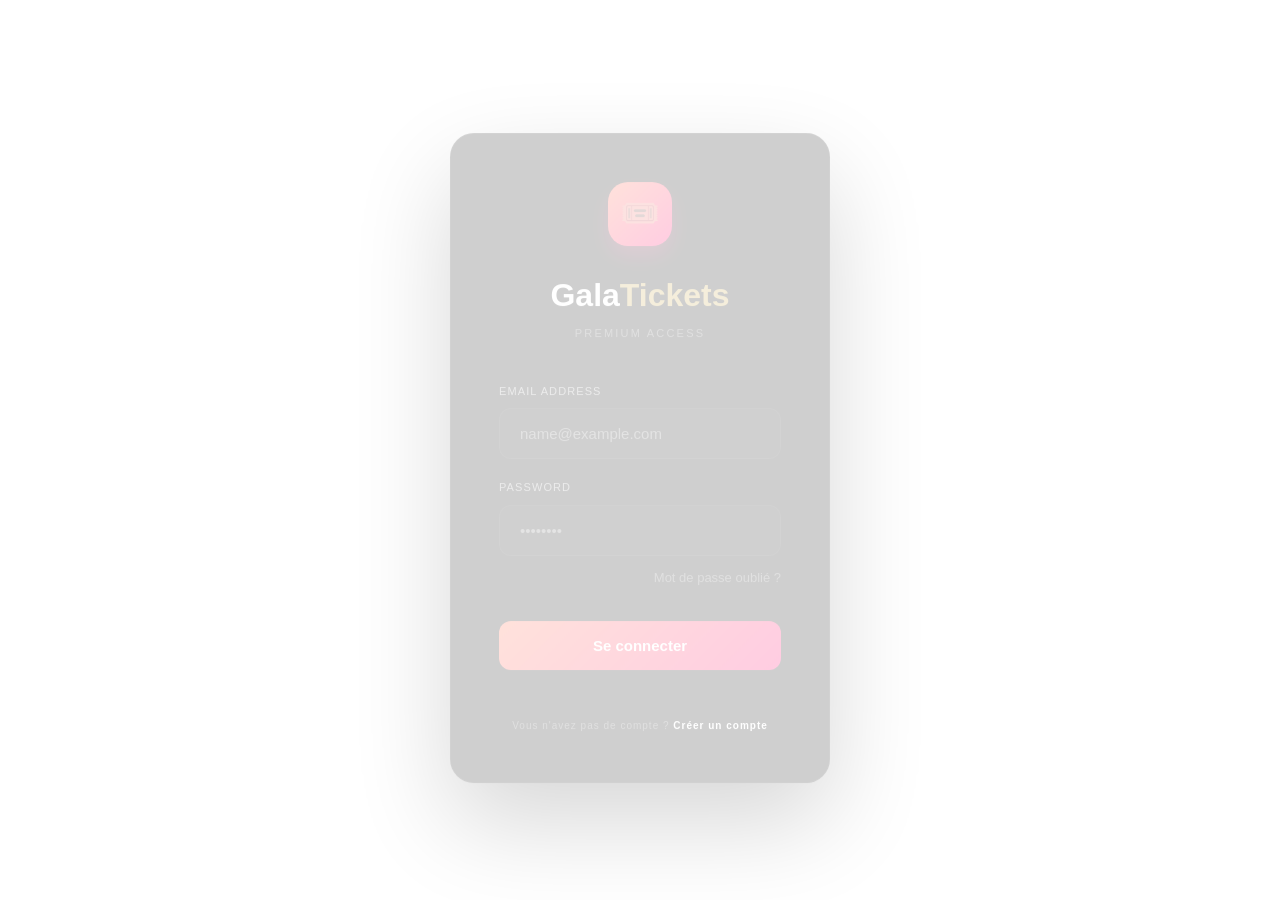
<file: admin.html>
<!DOCTYPE html>
<html lang="fr">

<head>
  <meta charset="UTF-8">
  <meta name="viewport" content="width=device-width, initial-scale=1.0, interactive-widget=resizes-content">
  <title>GalaTickets — Admin</title>
  <link rel="preconnect" href="https://fonts.googleapis.com">
  <link rel="preconnect" href="https://fonts.gstatic.com" crossorigin>
  <link
    href="https://fonts.googleapis.com/css2?family=Cormorant+Garamond:wght@400;600;700&family=DM+Sans:wght@300;400;500;700&display=swap"
    rel="stylesheet">
  <script src="lib/supabase.js"></script>
  <script src="lib/jspdf.js"></script>
  <script src="lib/xlsx.js"></script>
  <link rel="stylesheet" href="css/style.css">
  <style>
    /* Theme Gold Extras */
    :root {
      --accent: var(--gold);
    }

    .sidebar {
      border-right: 1px solid rgba(201, 168, 76, 0.12);
    }

    .logo-title span {
      color: var(--gold);
    }

    .user-av {
      background: linear-gradient(135deg, var(--gold), var(--gold-light));
    }

    .user-rl {
      color: var(--gold);
    }

    .nav-item.active {
      background: var(--gold-pale);
      color: var(--gold-light);
      border: 1px solid rgba(201, 168, 76, 0.2);
    }

    .stat-value.gold {
      color: var(--gold-light);
    }

    .stat-value.green {
      color: var(--green);
    }

    .stat-value.red {
      color: var(--orange);
    }

    .type-bar-fill {
      background: var(--gold);
    }

    /* Modal specific */
    .modal {
      border: 1px solid rgba(201, 168, 76, 0.2);
    }
  </style>
</head>

<body>

  <aside class="sidebar"
    style="background: var(--bg-pure); border-right: 1px solid var(--border-gray); width: 280px; z-index: 200;">
    <div class="sidebar-logo" style="padding: 32px 24px; border-bottom: none;">
      <div class="logo-title" style="font-size: 24px; font-weight: 900; letter-spacing: -0.04em;">Gala<span
          style="color: var(--text-muted); opacity: 0.8;">Tickets</span></div>
      <div class="logo-sub" style="font-size: 10px; opacity: 0.4; letter-spacing: 0.12em; font-weight: 700;">ADMIN CONSOLE</div>
      <button onclick="toggleSidebar()"
        style="position: absolute; right: 16px; top: 36px; background: none; border: none; font-size: 18px; color: var(--text-muted); cursor: pointer; opacity: 0.5;">
        «
      </button>
    </div>

    <div class="sidebar-user-card">
      <div class="user-av" id="userInitials"
        style="width: 40px; height: 40px; border-radius: 10px; background: #FF006B; color: white; display: flex; align-items: center; justify-content: center; font-size: 14px; font-weight: 800; text-transform: uppercase;">
        JE</div>
      <div class="user-info">
        <div class="user-name" id="userName" style="font-size: 13px; font-weight: 700; color: white;">Joshua EDOH</div>
        <div class="user-badge" id="userBadge">ADMIN</div>
      </div>
    </div>
    <div class="nav-section-title">Principal</div>
    <nav class="nav" style="padding: 0 16px 24px;">
      <button class="nav-item active" onclick="showView('dashboard', this)" style="margin-bottom: 4px;">
        <span class="nav-icon" style="opacity: 0.7;">🏠</span> Dashboard
      </button>
      <button class="nav-item" onclick="showView('tickets', this)" style="margin-bottom: 4px;">
        <span class="nav-icon" style="opacity: 0.7;">🎫</span> Tickets
      </button>
      <button class="nav-item" onclick="showView('placement', this)" style="margin-bottom: 4px;">
        <span class="nav-icon" style="opacity: 0.7;">📍</span> Placement
      </button>
      <button class="nav-item" onclick="showView('nouveau', this)" style="margin-bottom: 4px;">
        <span class="nav-icon" style="opacity: 0.7;">➕</span> Vendre Ticket
      </button>
    </nav>

    <div class="nav-section-title">Gestion</div>
    <nav class="nav" style="padding: 0 16px 24px;">
      <button class="nav-item" onclick="showView('vendeurs', this)" style="margin-bottom: 4px;">
        <span class="nav-icon" style="opacity: 0.7;">👥</span> Utilisateurs
      </button>
      <button class="nav-item" onclick="showView('retraits', this)" style="margin-bottom: 4px;">
        <span class="nav-icon" style="opacity: 0.7;">💰</span> Retraits
      </button>
      <button class="nav-item" onclick="showView('quotas', this)" style="margin-bottom: 4px;">
        <span class="nav-icon" style="opacity: 0.7;">⚙️</span> Quotas
      </button>
    </nav>

    <div class="nav-section-title">Outils</div>
    <nav class="nav" style="padding: 0 16px 24px;">
      <button class="nav-item" onclick="showView('exports', this)" style="margin-bottom: 4px;">
        <span class="nav-icon" style="opacity: 0.7;">📁</span> Exports
      </button>
    </nav>

    <div class="sidebar-bottom" style="padding: 24px 16px;">
      <button class="btn-logout" onclick="logout()"
        style="background: var(--bg-card-light); border: 1px solid var(--border-gray); color: var(--text-muted); border-radius: 16px; width: 100%; height: 44px; display: flex; align-items: center; justify-content: center; gap: 10px; cursor: pointer;">
        <span>🚪</span> Déconnexion
      </button>
    </div>
  </aside>

  <button class="sidebar-toggle" onclick="toggleSidebar()">
    <span>☰</span>
  </button>

  <main class="main-content">

    <!-- DASHBOARD -->
    <div class="view active" id="view-dashboard">
      <div class="page-header" style="margin-bottom: 40px;">
        <h1 class="page-title">Administration</h1>
        <p class="page-sub" id="date-label">...</p>
      </div>

      <div class="stats-grid" style="margin-bottom: 40px;">
        <div class="stat-card">
          <div class="stat-label">Tickets Vendus</div>
          <div class="stat-value" id="s-total" style="font-size: 28px;">—</div>
          <div class="stat-sub">Volume total</div>
        </div>
        <div class="stat-card">
          <div class="stat-label">Recettes Brut</div>
          <div class="stat-value" id="s-recette" style="color: var(--accent-green); font-size: 28px;">—</div>
          <div class="stat-sub">Encaissements</div>
        </div>
        <div class="stat-card">
          <div class="stat-label">Tickets Soldés</div>
          <div class="stat-value" id="s-soldes" style="color: var(--accent-blue); font-size: 28px;">—</div>
          <div class="stat-sub">Paiements complets</div>
        </div>
        <div class="stat-card">
          <div class="stat-label">Créances</div>
          <div class="stat-value" id="s-reste" style="color: var(--accent-glow); font-size: 28px;">—</div>
          <div class="stat-sub">Reste à percevoir</div>
        </div>
      </div>

      <div style="margin-bottom: 24px;">
        <h2 style="font-size: 20px; font-weight: 700;">Ventes par catégorie</h2>
      </div>
      <div class="types-grid" id="types-grid" style="margin-bottom: 40px;"></div>

      <div style="margin-bottom: 24px;">
        <h2 style="font-size: 20px; font-weight: 700;">Performance Vendeurs</h2>
      </div>
      <div class="table-wrap"
        style="background: var(--bg-card); border-radius: 24px; border: 1px solid var(--border-gray); overflow: hidden;">
        <table style="width: 100%; border-collapse: collapse;">
          <thead>
            <tr style="background: var(--bg-card-light);">
              <th
                style="padding: 16px; text-align: left; font-size: 11px; color: var(--text-muted); text-transform: uppercase;">
                #</th>
              <th
                style="padding: 16px; text-align: left; font-size: 11px; color: var(--text-muted); text-transform: uppercase;">
                Vendeur</th>
              <th
                style="padding: 16px; text-align: left; font-size: 11px; color: var(--text-muted); text-transform: uppercase;">
                Vendus</th>
              <th
                style="padding: 16px; text-align: left; font-size: 11px; color: var(--text-muted); text-transform: uppercase;">
                Acheteurs</th>
              <th
                style="padding: 16px; text-align: left; font-size: 11px; color: var(--text-muted); text-transform: uppercase;">
                Versé</th>
              <th
                style="padding: 16px; text-align: left; font-size: 11px; color: var(--text-muted); text-transform: uppercase;">
                Action</th>
            </tr>
          </thead>
          <tbody id="tbody-classement"></tbody>
        </table>
      </div>
    </div>

    <!-- TICKETS -->
    <div class="view" id="view-tickets">
      <div class="page-header" style="margin-bottom: 32px;">
        <h1 class="page-title">Tous les tickets</h1>
        <p class="page-sub">Contrôle global des ventes et des paiements.</p>
      </div>

      <div class="table-wrap"
        style="background: var(--bg-card); border-radius: 24px; border: 1px solid var(--border-gray); overflow: hidden;">
        <div class="table-head"
          style="padding: 24px; display: flex; justify-content: space-between; align-items: center; border-bottom: 1px solid var(--border-gray);">
          <div style="font-weight: 700;">Base de données tickets</div>
          <div class="table-actions" style="display: flex; gap: 10px;">
            <select class="search-box" id="filter-type" onchange="filtrerTickets()"
              style="background: var(--bg-card-light); border: 1px solid var(--border-gray); color: white; padding: 8px 12px; border-radius: 12px; font-size: 12px;">
              <option value="">Tous types</option>
              <option value="gold_int">Gold Int.</option>
              <option value="plat_int">Platinum Int.</option>
              <option value="diam_int">Diamond Int.</option>
              <option value="gold_ext">Gold Ext.</option>
              <option value="diam_ext">Diamond Ext.</option>
              <option value="royal">Royal</option>
            </select>
            <select class="search-box" id="filter-statut" onchange="filtrerTickets()"
              style="background: var(--bg-card-light); border: 1px solid var(--border-gray); color: white; padding: 8px 12px; border-radius: 12px; font-size: 12px;">
              <option value="">Tous statuts</option>
              <option value="paye">Soldés (Payé)</option>
              <option value="partiel">Partiels</option>
              <option value="impaye">Impayés</option>
            </select>
            <input class="search-box" id="filter-search" placeholder="🔍 Nom, N°..." oninput="filtrerTickets()"
              style="background: var(--bg-card-light); border: 1px solid var(--border-gray); color: white; padding: 8px 16px; border-radius: 12px; font-size: 13px; width: 200px;">
          </div>
        </div>
        <table style="width: 100%; border-collapse: collapse;">
          <thead>
            <tr style="background: var(--bg-card-light);">
              <th onclick="trierTickets('numero')"
                style="cursor: pointer; padding: 16px; text-align: left; font-size: 11px; color: var(--text-muted); text-transform: uppercase;">
                N° ⇅</th>
              <th onclick="trierTickets('acheteur_nom')"
                style="cursor: pointer; padding: 16px; text-align: left; font-size: 11px; color: var(--text-muted); text-transform: uppercase;">
                Acheteur ⇅</th>
              <th onclick="trierTickets('type')"
                style="cursor: pointer; padding: 16px; text-align: left; font-size: 11px; color: var(--text-muted); text-transform: uppercase;">
                Type ⇅</th>
              <th onclick="trierTickets('montant_paye')"
                style="cursor: pointer; padding: 16px; text-align: left; font-size: 11px; color: var(--text-muted); text-transform: uppercase;">
                Paiement ⇅</th>
              <th onclick="trierTickets('statut')"
                style="cursor: pointer; padding: 16px; text-align: left; font-size: 11px; color: var(--text-muted); text-transform: uppercase;">
                Statut ⇅</th>
              <th onclick="trierTickets('vendeur')"
                style="cursor: pointer; padding: 16px; text-align: left; font-size: 11px; color: var(--text-muted); text-transform: uppercase;">
                Vendeur ⇅</th>
              <th onclick="trierTickets('created_at')"
                style="cursor: pointer; padding: 16px; text-align: left; font-size: 11px; color: var(--text-muted); text-transform: uppercase;">
                Date ⇅</th>
              <th
                style="padding: 16px; text-align: left; font-size: 11px; color: var(--text-muted); text-transform: uppercase;">
              </th>
            </tr>
          </thead>
          <tbody id="tbody-tickets"></tbody>
        </table>
      </div>
    </div>

    <!-- PLACEMENT -->
    <div class="view" id="view-placement">
      <div class="page-header"
        style="margin-bottom: 32px; display: flex; justify-content: space-between; align-items: center;">
        <div>
          <h1 class="page-title">Plan de placement</h1>
          <p class="page-sub">Ordre chronologique des ventes validées.</p>
        </div>
        <div style="display: flex; gap: 8px;">
          <button class="btn btn-secondary" onclick="exportPlacementExcel()">📊 Excel</button>
          <button class="btn btn-primary" onclick="exportPlacementPDF()">📄 PDF</button>
        </div>
      </div>
      <div class="table-wrap"
        style="background: var(--bg-card); border-radius: 24px; border: 1px solid var(--border-gray); overflow: hidden;">
        <table style="width: 100%; border-collapse: collapse;">
          <thead>
            <tr style="background: var(--bg-card-light);">
              <th onclick="trierPlacement('created_at')"
                style="cursor: pointer; padding: 16px; text-align: left; font-size: 11px; color: var(--text-muted); text-transform: uppercase;">
                Place ⇅</th>
              <th onclick="trierPlacement('numero')"
                style="cursor: pointer; padding: 16px; text-align: left; font-size: 11px; color: var(--text-muted); text-transform: uppercase;">
                N° ⇅</th>
              <th onclick="trierPlacement('acheteur_nom')"
                style="cursor: pointer; padding: 16px; text-align: left; font-size: 11px; color: var(--text-muted); text-transform: uppercase;">
                Acheteur ⇅</th>
              <th onclick="trierPlacement('type')"
                style="cursor: pointer; padding: 16px; text-align: left; font-size: 11px; color: var(--text-muted); text-transform: uppercase;">
                Catégorie ⇅</th>
              <th onclick="trierPlacement('statut')"
                style="cursor: pointer; padding: 16px; text-align: left; font-size: 11px; color: var(--text-muted); text-transform: uppercase;">
                Statut ⇅</th>
              <th onclick="trierPlacement('vendeur')"
                style="cursor: pointer; padding: 16px; text-align: left; font-size: 11px; color: var(--text-muted); text-transform: uppercase;">
                Vendeur ⇅</th>
            </tr>
          </thead>
          <tbody id="tbody-placement"></tbody>
        </table>
      </div>
    </div>

    <!-- RETRAITS -->
    <div class="view" id="view-retraits">
      <div class="page-header" style="margin-bottom: 32px;">
        <h1 class="page-title">Retraits de tickets</h1>
        <p class="page-sub">Distribution physique des carnets aux vendeurs.</p>
      </div>

      <div class="form-card"
        style="background: var(--bg-card); border-radius: 24px; border: 1px solid var(--border-gray); padding: 32px; margin-bottom: 40px;">
        <h2 style="font-size: 20px; font-weight: 700; margin-bottom: 24px;">Nouveau retrait vendeur</h2>
        <div class="form-grid" style="display: grid; grid-template-columns: repeat(3, 1fr); gap: 20px;">
          <div class="field-item" style="grid-column: span 3;">
            <label class="field-label"
              style="display: block; font-size: 11px; font-weight: 700; color: var(--text-muted); text-transform: uppercase; margin-bottom: 8px;">Vendeur
              bénéficiaire *</label>
            <select class="field-select" id="r-vendeur"
              style="width: 100%; background: var(--bg-card-light); border: 1px solid var(--border-gray); color: white; padding: 16px; border-radius: 16px;">
              <option value="">-- Sélectionner --</option>
            </select>
          </div>
          <div class="field-item">
            <label class="field-label"
              style="display: block; font-size: 11px; font-weight: 700; color: var(--text-muted); text-transform: uppercase; margin-bottom: 8px;">Gold
              (10K)</label>
            <input class="field-input" id="r-gold" type="number" min="0" value="0"
              style="width: 100%; background: var(--bg-card-light); border: 1px solid var(--border-gray); color: white; padding: 14px; border-radius: 12px;">
          </div>
          <div class="field-item">
            <label class="field-label"
              style="display: block; font-size: 11px; font-weight: 700; color: var(--text-muted); text-transform: uppercase; margin-bottom: 8px;">Platinum
              (12K)</label>
            <input class="field-input" id="r-plat" type="number" min="0" value="0"
              style="width: 100%; background: var(--bg-card-light); border: 1px solid var(--border-gray); color: white; padding: 14px; border-radius: 12px;">
          </div>
          <div class="field-item">
            <label class="field-label"
              style="display: block; font-size: 11px; font-weight: 700; color: var(--text-muted); text-transform: uppercase; margin-bottom: 8px;">Diamond
              (15K)</label>
            <input class="field-input" id="r-diam" type="number" min="0" value="0"
              style="width: 100%; background: var(--bg-card-light); border: 1px solid var(--border-gray); color: white; padding: 14px; border-radius: 12px;">
          </div>
          <div class="field-item">
            <label class="field-label"
              style="display: block; font-size: 11px; font-weight: 700; color: var(--text-muted); text-transform: uppercase; margin-bottom: 8px;">Royal
              (25K)</label>
            <input class="field-input" id="r-royal" type="number" min="0" value="0"
              style="width: 100%; background: var(--bg-card-light); border: 1px solid var(--border-gray); color: white; padding: 14px; border-radius: 12px;">
          </div>
          <div class="field-item">
            <label class="field-label"
              style="display: block; font-size: 11px; font-weight: 700; color: var(--text-muted); text-transform: uppercase; margin-bottom: 8px;">Standard
              (15K)</label>
            <input class="field-input" id="r-std" type="number" min="0" value="0"
              style="width: 100%; background: var(--bg-card-light); border: 1px solid var(--border-gray); color: white; padding: 14px; border-radius: 12px;">
          </div>
          <div class="field-item">
            <label class="field-label"
              style="display: block; font-size: 11px; font-weight: 700; color: var(--text-muted); text-transform: uppercase; margin-bottom: 8px;">VIP
              (20K)</label>
            <input class="field-input" id="r-vip" type="number" min="0" value="0"
              style="width: 100%; background: var(--bg-card-light); border: 1px solid var(--border-gray); color: white; padding: 14px; border-radius: 12px;">
          </div>
          <div class="field-item" style="grid-column: span 3;">
            <label class="field-label"
              style="display: block; font-size: 11px; font-weight: 700; color: var(--text-muted); text-transform: uppercase; margin-bottom: 8px;">Note
              / Observation</label>
            <input class="field-input" id="r-note" placeholder="Optionnel..."
              style="width: 100%; background: var(--bg-card-light); border: 1px solid var(--border-gray); color: white; padding: 14px; border-radius: 16px;">
          </div>
        </div>
        <div class="form-actions" style="margin-top: 32px;">
          <button class="btn btn-primary" onclick="enregistrerRetrait()" style="width: 100%;">📦 Enregistrer le
            retrait</button>
        </div>
      </div>

      <div class="table-wrap"
        style="background: var(--bg-card); border-radius: 24px; border: 1px solid var(--border-gray); overflow: hidden;">
        <div class="table-head" style="padding: 24px; border-bottom: 1px solid var(--border-gray);">
          <div style="font-weight: 700;">Historique des retraits</div>
        </div>
        <table style="width: 100%; border-collapse: collapse;">
          <thead>
            <tr style="background: var(--bg-card-light);">
              <th
                style="padding: 16px; text-align: left; font-size: 11px; color: var(--text-muted); text-transform: uppercase;">
                Date</th>
              <th
                style="padding: 16px; text-align: left; font-size: 11px; color: var(--text-muted); text-transform: uppercase;">
                Vendeur</th>
              <th
                style="padding: 16px; text-align: left; font-size: 11px; color: var(--text-muted); text-transform: uppercase;">
                G</th>
              <th
                style="padding: 16px; text-align: left; font-size: 11px; color: var(--text-muted); text-transform: uppercase;">
                P</th>
              <th
                style="padding: 16px; text-align: left; font-size: 11px; color: var(--text-muted); text-transform: uppercase;">
                D</th>
              <th
                style="padding: 16px; text-align: left; font-size: 11px; color: var(--text-muted); text-transform: uppercase;">
                R</th>
              <th
                style="padding: 16px; text-align: left; font-size: 11px; color: var(--text-muted); text-transform: uppercase;">
                S</th>
              <th
                style="padding: 16px; text-align: left; font-size: 11px; color: var(--text-muted); text-transform: uppercase;">
                V</th>
              <th
                style="padding: 16px; text-align: left; font-size: 11px; color: var(--text-muted); text-transform: uppercase;">
                Note</th>
            </tr>
          </thead>
          <tbody id="tbody-retraits"></tbody>
        </table>
      </div>
    </div>

    <!-- VENDEURS / UTILISATEURS -->
    <div class="view" id="view-vendeurs">
      <div class="page-header"
        style="margin-bottom: 40px; display: flex; justify-content: space-between; align-items: center;">
        <div>
          <h1 class="page-title">Utilisateurs</h1>
          <p class="page-sub">Gérez les accès et les comptes du staff.</p>
        </div>
        <button class="btn btn-primary" onclick="showModalCreate()">
          ➕ Créer un compte
        </button>
      </div>

      <div class="users-grid" id="tbody-vendeurs"
        style="display: grid; grid-template-columns: repeat(3, 1fr); gap: 20px;">
        <!-- User cards will be rendered here -->
      </div>
    </div>

    <!-- MODAL CREATE USER -->
    <div class="modal" id="modal-create-user">
      <div class="modal-content" style="max-width: 600px; margin: auto;">
        <h2 style="font-size: 24px; font-weight: 800; margin-bottom: 24px;">Nouvel Utilisateur</h2>
        <div class="form-grid" style="display: grid; grid-template-columns: 1fr 1fr; gap: 20px;">
          <div class="field-group">
            <label class="field-label">Prénom *</label>
            <input class="field-input" id="nv-prenom" placeholder="Ex: Jean">
          </div>
          <div class="field-group">
            <label class="field-label">Nom *</label>
            <input class="field-input" id="nv-nom" placeholder="Ex: Dupont">
          </div>
          <div class="field-group">
            <label class="field-label">Email *</label>
            <input class="field-input" id="nv-email" type="email" placeholder="jean@test.com">
          </div>
          <div class="field-group">
            <label class="field-label">Téléphone</label>
            <input class="field-input" id="nv-tel" placeholder="97 00 00 00">
          </div>
          <div class="field-group">
            <label class="field-label">Rôle *</label>
            <select class="field-select" id="nv-role"
              style="width: 100%; background: var(--bg-card-light); border: 1px solid var(--border-gray); color: white; padding: 16px; border-radius: var(--radius-sm);">
              <option value="vendeur">Vendeur</option>
              <option value="tresoriere">Trésorière</option>
              <option value="admin">Admin</option>
            </select>
          </div>
          <div class="field-group">
            <label class="field-label">Mot de passe *</label>
            <input class="field-input" id="nv-pass" type="password" placeholder="••••••••">
          </div>
        </div>
        <div class="form-actions" style="margin-top: 32px; display: flex; gap: 12px;">
          <button class="btn btn-primary" onclick="creerCompte()" style="flex: 1;">Enregistrer</button>
          <button class="btn btn-secondary" onclick="fermerModal('modal-create-user')">Annuler</button>
        </div>
      </div>
    </div>

    <!-- QUOTAS -->
    <div class="view" id="view-quotas">
      <div class="page-header">
        <div>
          <div class="page-title">Gestion des quotas</div>
          <div class="page-sub">Définir le nombre maximum de tickets par catégorie</div>
        </div>
      </div>
      <div class="quotas-grid" id="quotas-grid"></div>
    </div>

    <!-- EXPORTS -->
    <div class="view" id="view-exports">
      <div class="page-header">
        <div>
          <div class="page-title">Exports & Rapports</div>
          <div class="page-sub">Télécharger les données en PDF ou Excel</div>
        </div>
      </div>
      <div style="display:grid;grid-template-columns:repeat(2,1fr);gap:16px;max-width:700px">
        <div class="form-card" style="padding:22px">
          <div style="font-size:24px;margin-bottom:10px">🪑</div>
          <div
            style="font-family:'Cormorant Garamond',serif;font-size:16px;font-weight:600;color:var(--white);margin-bottom:6px">
            Liste de placement</div>
          <div style="font-size:12px;color:var(--gray);margin-bottom:16px">Tous les acheteurs triés par ordre
            d'arrivée
          </div>
          <div style="display:flex;gap:8px">
            <button class="btn btn-outline" onclick="exportPlacementExcel()">📊 Excel</button>
            <button class="btn btn-gold" onclick="exportPlacementPDF()">📄 PDF</button>
          </div>
        </div>
        <div class="form-card" style="padding:22px">
          <div style="font-size:24px;margin-bottom:10px">👥</div>
          <div
            style="font-family:'Cormorant Garamond',serif;font-size:16px;font-weight:600;color:var(--white);margin-bottom:6px">
            Bilan vendeurs</div>
          <div style="font-size:12px;color:var(--gray);margin-bottom:16px">Tickets retirés/vendus + argent dû/versé
          </div>
          <div style="display:flex;gap:8px">
            <button class="btn btn-outline" onclick="exportBilanExcel()">📊 Excel</button>
            <button class="btn btn-gold" onclick="exportBilanPDF()">📄 PDF</button>
          </div>
        </div>
        <div class="form-card" style="padding:22px">
          <div style="font-size:24px;margin-bottom:10px">📊</div>
          <div
            style="font-family:'Cormorant Garamond',serif;font-size:16px;font-weight:600;color:var(--white);margin-bottom:6px">
            Stats financières</div>
          <div style="font-size:12px;color:var(--gray);margin-bottom:16px">Recettes par type, soldés vs partiels</div>
          <div style="display:flex;gap:8px">
            <button class="btn btn-outline" onclick="exportStatsExcel()">📊 Excel</button>
            <button class="btn btn-gold" onclick="exportStatsPDF()">📄 PDF</button>
          </div>
        </div>
        <div class="form-card" style="padding:22px">
          <div style="font-size:24px;margin-bottom:10px">🎟️</div>
          <div
            style="font-family:'Cormorant Garamond',serif;font-size:16px;font-weight:600;color:var(--white);margin-bottom:6px">
            Export complet</div>
          <div style="font-size:12px;color:var(--gray);margin-bottom:16px">Toutes les données du système</div>
          <div style="display:flex;gap:8px">
            <button class="btn btn-outline" onclick="exportCompletExcel()">📊 Excel</button>
          </div>
        </div>
      </div>
    </div>

    <!-- ── NOUVEAU TICKET (Intégré pour Admin) ── -->
    <div class="view" id="view-nouveau" style="padding: 40px; padding-top: 100px;">
      <div class="page-header" style="margin-bottom: 40px;">
        <h1 class="page-title">Vente de ticket</h1>
        <p class="page-sub">Enregistrez un nouvel acheteur (L'Admin peut appliquer des réductions).</p>
      </div>

      <div class="form-card"
        style="background: var(--bg-card); border: 1px solid var(--border-gray); border-radius: 24px; padding: 32px;">
        <div class="form-grid" style="display: grid; grid-template-columns: 1fr 1fr; gap: 24px;">
          <div class="field-group full" style="grid-column: span 2;">
            <label class="field-label" style="display: block; font-size: 13px; color: var(--text-muted); margin-bottom: 8px;">Numéro Ticket (Optionnel pour Royal)</label>
            <input class="field-input" id="nt-numero" placeholder="Ex: G-001, P-042..." style="width:100%; background:var(--bg-card-light); border:1px solid var(--border-gray); color:var(--accent-magenta); padding:12px; border-radius:12px; font-weight:800;">
          </div>
          <div class="field-group">
            <label class="field-label" style="display: block; font-size: 13px; color: var(--text-muted); margin-bottom: 8px;">Prénom *</label>
            <input class="field-input" id="nt-prenom" style="width:100%; background:var(--bg-card-light); border:1px solid var(--border-gray); color:white; padding:12px; border-radius:12px;">
          </div>
          <div class="field-group">
            <label class="field-label" style="display: block; font-size: 13px; color: var(--text-muted); margin-bottom: 8px;">Nom *</label>
            <input class="field-input" id="nt-nom" style="width:100%; background:var(--bg-card-light); border:1px solid var(--border-gray); color:white; padding:12px; border-radius:12px;">
          </div>
          <div class="field-group">
            <label class="field-label" style="display: block; font-size: 13px; color: var(--text-muted); margin-bottom: 8px;">WhatsApp *</label>
            <input class="field-input" id="nt-tel" placeholder="+229 01 XX XX XX" style="width:100%; background:var(--bg-card-light); border:1px solid var(--border-gray); color:white; padding:12px; border-radius:12px;">
          </div>
          <div class="field-group">
            <label class="field-label" style="display: block; font-size: 13px; color: var(--text-muted); margin-bottom: 8px;">Filière</label>
            <input class="field-input" id="nt-filiere" style="width:100%; background:var(--bg-card-light); border:1px solid var(--border-gray); color:white; padding:12px; border-radius:12px;">
          </div>
          <div class="field-group">
            <label class="field-label" style="display: block; font-size: 13px; color: var(--text-muted); margin-bottom: 8px;">Public *</label>
            <select class="field-select" id="nt-public" onchange="updateTypes()" style="width:100%; background:var(--bg-card-light); border:1px solid var(--border-gray); color:white; padding:12px; border-radius:12px;">
              <option value="">-- Choisir --</option>
              <option value="etudiant">Interne (Étudiants/Staff)</option>
              <option value="administration">Administration / Invités</option>
              <option value="externe">Externe</option>
            </select>
          </div>
          <div class="field-group">
            <label class="field-label" style="display: block; font-size: 13px; color: var(--text-muted); margin-bottom: 8px;">Type *</label>
            <select class="field-select" id="nt-type" onchange="updatePrix()" style="width:100%; background:var(--bg-card-light); border:1px solid var(--border-gray); color:white; padding:12px; border-radius:12px;">
              <option value="">-- Choisir --</option>
            </select>
          </div>
          <div class="field-group">
            <label class="field-label" style="display: block; font-size: 13px; color: var(--accent-amber); margin-bottom: 8px;">Réduction (CFA)</label>
            <input class="field-input" id="nt-reduction" type="number" placeholder="0" oninput="updatePrixFinal()" style="width:100%; background:var(--bg-card-light); border:1px solid var(--border-gray); color:white; padding:12px; border-radius:12px;">
          </div>
          <div class="field-group">
            <label class="field-label" style="display: block; font-size: 13px; color: var(--accent-amber); margin-bottom: 8px;">Source Réduc.</label>
            <select class="field-select" id="nt-source-reduc" style="width:100%; background:var(--bg-card-light); border:1px solid var(--border-gray); color:white; padding:12px; border-radius:12px;">
              <option value="">-- Aucune --</option>
              <option value="bde">Organisation BDE</option>
              <option value="administration">Administration</option>
            </select>
          </div>
          <div class="field-group">
            <label class="field-label" style="display: block; font-size: 13px; color: var(--text-muted); margin-bottom: 8px;">Prix Final</label>
            <div id="nt-prix" style="font-size: 20px; font-weight: 800; color: var(--accent-blue);">0 F CFA</div>
          </div>
          <div class="field-group">
            <label class="field-label" style="display: block; font-size: 13px; color: var(--text-muted); margin-bottom: 8px;">Versé (Acompte) *</label>
            <input class="field-input" id="nt-verse" type="number" placeholder="0" oninput="updateReste()" style="width:100%; background:var(--bg-card-light); border:1px solid var(--border-gray); color:white; padding:12px; border-radius:12px;">
          </div>
          <div class="field-group full" style="grid-column: span 2; background: rgba(255,255,255,0.03); padding: 20px; border-radius: 16px;">
            <label class="field-label" style="display: block; font-size: 13px; color: var(--text-muted); margin-bottom: 8px;">Reste à payer</label>
            <div id="nt-reste" style="font-size: 28px; font-weight: 900; color: var(--accent-amber);">0 F CFA</div>
          </div>
        </div>
        <div style="margin-top: 32px; display: flex; gap: 16px;">
          <button class="btn" onclick="enregistrerTicketAdmin()" style="flex: 1; background: var(--gold); color: black; font-weight: 800; padding: 14px; border-radius: 12px; border: none; cursor: pointer;">🎟️ Confirmer la vente</button>
          <button class="btn" onclick="resetFormVente()" style="background: var(--bg-card-light); border: 1px solid var(--border-gray); color: var(--text-muted); padding: 14px; border-radius: 12px; cursor: pointer;">Réinitialiser</button>
        </div>
      </div>
    </div>
  </main>

  <!-- MODAL FICHE TICKET -->
  <div class="modal" id="modal-ticket">
    <div class="modal-content">
      <div class="modal-title">🎟️ Fiche ticket</div>
      <div id="modal-ticket-content"></div>
      <div style="display:flex;gap:8px;margin-top:20px">
        <button class="btn btn-outline" onclick="fermerModal('modal-ticket')">Fermer</button>
      </div>
    </div>
  </div>

  <!-- MODAL EDIT ROLE -->
  <div class="modal" id="modal-edit-role">
    <div class="modal-content" style="max-width: 400px; padding: 24px;">
      <div class="modal-title">⚙️ Modifier le rôle</div>
      <div class="form-group" style="margin-top: 16px;">
        <label style="color: var(--text-muted); font-size: 11px; font-weight: 700; text-transform: uppercase;">Nouveau Rôle</label>
        <select id="select-edit-role" class="input" style="width: 100%; margin-top: 8px;">
            <option value="admin">Admin</option>
            <option value="tresoriere">Trésorière</option>
            <option value="vendeur">Vendeur</option>
            <option value="comite">Comité</option>
            <option value="direction">Direction</option>
            <option value="observateur">Observateur</option>
        </select>
      </div>
      <div style="display:flex;gap:8px;margin-top:24px">
        <button class="btn btn-gold" style="flex:1" onclick="saveEditerRole()">Sauvegarder</button>
        <button class="btn btn-outline" style="flex:1" onclick="fermerModal('modal-edit-role')">Annuler</button>
      </div>
    </div>
  </div>

  <!-- MODAL EDIT PROFIL COMPLET -->
  <div class="modal" id="modal-edit-profil">
    <div class="modal-content" style="max-width: 500px; padding: 28px;">
      <div class="modal-title" style="font-size: 20px; font-weight: 800; margin-bottom: 20px;">✏️ Modifier le profil</div>
      <div id="edit-profil-name" style="font-size: 13px; color: var(--text-muted); margin-bottom: 20px;"></div>
      <div style="display: grid; grid-template-columns: 1fr 1fr; gap: 14px;">
        <div>
          <label style="display:block; font-size:11px; font-weight:700; color:var(--text-muted); text-transform:uppercase; margin-bottom:6px">Prénom</label>
          <input id="ep-prenom" class="field-input" placeholder="Prénom" style="width:100%; background:var(--bg-card-light); border:1px solid var(--border-gray); color:white; padding:12px; border-radius:12px;">
        </div>
        <div>
          <label style="display:block; font-size:11px; font-weight:700; color:var(--text-muted); text-transform:uppercase; margin-bottom:6px">Nom</label>
          <input id="ep-nom" class="field-input" placeholder="Nom" style="width:100%; background:var(--bg-card-light); border:1px solid var(--border-gray); color:white; padding:12px; border-radius:12px;">
        </div>
        <div>
          <label style="display:block; font-size:11px; font-weight:700; color:var(--text-muted); text-transform:uppercase; margin-bottom:6px">Téléphone</label>
          <input id="ep-tel" class="field-input" placeholder="+229 01 XX XX XX" style="width:100%; background:var(--bg-card-light); border:1px solid var(--border-gray); color:white; padding:12px; border-radius:12px;">
        </div>
        <div>
          <label style="display:block; font-size:11px; font-weight:700; color:var(--text-muted); text-transform:uppercase; margin-bottom:6px">Rôle</label>
          <select id="ep-role" style="width:100%; background:var(--bg-card-light); border:1px solid var(--border-gray); color:white; padding:12px; border-radius:12px;">
            <option value="vendeur">Vendeur</option>
            <option value="admin">Admin</option>
            <option value="direction">Direction</option>
            <option value="tresoriere">Trésorière</option>
            <option value="comite">Comité</option>
            <option value="observateur">Observateur</option>
          </select>
        </div>
        <div style="grid-column: span 2;">
          <label style="display:block; font-size:11px; font-weight:700; color:var(--text-muted); text-transform:uppercase; margin-bottom:6px">Actif</label>
          <select id="ep-actif" style="width:100%; background:var(--bg-card-light); border:1px solid var(--border-gray); color:white; padding:12px; border-radius:12px;">
            <option value="true">✅ Compte actif</option>
            <option value="false">❌ Compte désactivé</option>
          </select>
        </div>
      </div>

      <!-- Séparateur -->
      <div style="margin: 20px 0; border-top: 1px solid var(--border-gray); padding-top: 20px;">
        <div style="font-size: 12px; font-weight: 700; color: var(--text-muted); text-transform: uppercase; margin-bottom: 12px;">🔒 Nouveau mot de passe (optionnel)</div>
        <div style="display: grid; grid-template-columns: 1fr 1fr; gap: 14px;">
          <div>
            <label style="display:block; font-size:11px; font-weight:700; color:var(--text-muted); text-transform:uppercase; margin-bottom:6px">Mot de passe</label>
            <input id="ep-pass" type="password" class="field-input" placeholder="Laisser vide = inchangé" style="width:100%; background:var(--bg-card-light); border:1px solid var(--border-gray); color:white; padding:12px; border-radius:12px;">
          </div>
          <div>
            <label style="display:block; font-size:11px; font-weight:700; color:var(--text-muted); text-transform:uppercase; margin-bottom:6px">Confirmer</label>
            <input id="ep-pass2" type="password" class="field-input" placeholder="Même mot de passe" style="width:100%; background:var(--bg-card-light); border:1px solid var(--border-gray); color:white; padding:12px; border-radius:12px;">
          </div>
        </div>
        <div id="ep-pass-hint" style="font-size:11px; color:var(--text-muted); margin-top:8px; display:none;">⚠️ Le changement de mot de passe est définitif.</div>
      </div>

      <div style="display:flex; gap:10px; margin-top:8px;">
        <button class="btn" style="flex:1; background:var(--gold); color:#000; font-weight:800; padding:12px; border-radius:12px; border:none; cursor:pointer;" onclick="sauverProfil()">💾 Sauvegarder</button>
        <button class="btn" style="flex:1; background:var(--bg-card-light); border:1px solid var(--border-gray); color:var(--text-muted); padding:12px; border-radius:12px; cursor:pointer;" onclick="fermerModal('modal-edit-profil')">Annuler</button>
      </div>
    </div>
  </div>

  <!-- MODAL EDIT QUOTA -->
  <div class="modal" id="modal-edit-quota">
    <div class="modal-content" style="max-width: 400px; padding: 24px;">
      <div class="modal-title">🎟️ Modifier le Quota</div>
      <div style="margin-top: 8px; color: var(--text-muted); font-size: 13px;" id="modal-edit-quota-desc"></div>
      <div class="form-group" style="margin-top: 16px;">
        <label style="color: var(--text-muted); font-size: 11px; font-weight: 700; text-transform: uppercase;">Nombre de places max</label>
        <input type="number" id="input-edit-quota" class="input" style="width: 100%; margin-top: 8px;" min="0">
      </div>
      <div style="display:flex;gap:8px;margin-top:24px">
        <button class="btn btn-gold" style="flex:1" onclick="confirmSaveQuota()">Sauvegarder</button>
        <button class="btn btn-outline" style="flex:1" onclick="fermerModal('modal-edit-quota')">Annuler</button>
      </div>
    </div>
  </div>

  <div class="toast" id="toast"></div>

  <script type="module">
    import { supabase, Auth, UI } from './js/auth.js';
    import API from './js/api.js';

    window.API = API;
    window.Auth = Auth;

    // Sauvegarder createClient avant d'écraser window.supabase avec le client
    const { createClient } = window.supabase;
    window.supabase = supabase;
    window.UI = UI;
    const sb = supabase;

    const PRIX = {
      etudiant: { gold_int: 10000, plat_int: 12000, diam_int: 15000 },
      administration: { royal: 25000 },
      externe: { gold_ext: 15000, diam_ext: 20000 }
    };
    const LABEL = { gold_int: 'Gold Int.', plat_int: 'Plat. Int.', diam_int: 'Diam. Int.', gold_ext: 'Gold Ext.', diam_ext: 'Diam. Ext.', royal: 'Royal' };
    const BADGE = { gold_int: 'bg-gold', plat_int: 'bg-plat', diam_int: 'bg-diam', gold_ext: 'bg-gold', diam_ext: 'bg-diam', royal: 'bg-royal' };
    const COLORS = { gold_int: '#e8c97a', plat_int: '#b0c4de', diam_int: '#7dd8f8', gold_ext: '#e8c97a', diam_ext: '#7dd8f8', royal: '#d4a0f0' };
    const TYPES_LIST = ['gold_int', 'plat_int', 'diam_int', 'gold_ext', 'diam_ext', 'royal'];

    let currentUser = null;
    let allDistributions = [], statsType = [], bilanVendeurs = [], allProfiles = [], allRetraits = [], quotasData = {};

    // EXPOSES GLOBAUX INITIAUX
    window.showView = showView;
    window.logout = logout;
    window.toggleSidebar = toggleSidebar;
    window.saveEditerRole = saveEditerRole;
    window.confirmSaveQuota = confirmSaveQuota;

    document.addEventListener('DOMContentLoaded', async () => {
      const result = await Auth.requireAuth('admin');
      if (!result) return;

      const { session, profile } = result;
      currentUser = { ...profile, uid: session.user.id };
      document.getElementById('userInitials').textContent = (profile.prenom[0] + profile.nom[0]).toUpperCase();
      document.getElementById('userName').textContent = profile.prenom + ' ' + profile.nom;
      document.getElementById('userBadge').textContent = profile.role.toUpperCase();
      document.getElementById('date-label').textContent = new Date().toLocaleDateString('fr-FR', { weekday: 'long', day: 'numeric', month: 'long', year: 'numeric' });
      await chargerTout();
    });

    async function chargerTout() {
      const [t1, t2, t3, t4, t5] = await Promise.all([
        // distributions sans join auto (FK pointe vers auth.users, pas profiles)
        sb.from('distributions').select('*').order('created_at', { ascending: true }),
        sb.from('v_stats_par_type_distributions').select('*'),
        sb.from('v_bilan_distributions').select('*'),
        sb.from('profiles').select('*').order('created_at', { ascending: false }),
        sb.from('retraits_tickets').select('*').order('created_at', { ascending: false }),
      ]);
      allDistributions = (t1.data || []).map(d => {
        const vendeur = (t4.data || []).find(p => p.id === d.distribue_par);
        return { ...d, vendeur };
      });
      statsType = t2.data || [];
      bilanVendeurs = t3.data || [];
      allProfiles = t4.data || [];
      allRetraits = (t5.data || []).map(r => {
        const vendeur = allProfiles.find(p => p.id === r.vendeur_id);
        return { ...r, vendeur };
      });

      // Utiliser la table quotas (qui a les données) — colonne "type" pas "type_ticket"
      const { data: q } = await sb.from('quotas').select('*');
      if (q) q.forEach(r => quotasData[r.type] = r);

      renderDashboard(); renderTickets(); renderPlacement();
      renderRetraits(); renderVendeurs(); renderQuotas();
    }

    // DASHBOARD
    function renderDashboard() {
      const total = allDistributions.length;
      const recette = allDistributions.reduce((s, t) => s + t.montant_paye, 0);
      const soldes = allDistributions.filter(t => t.statut === 'paye').length;
      const reste = allDistributions.reduce((s, t) => s + t.reste_a_payer, 0);

      document.getElementById('s-total').textContent = total;
      document.getElementById('s-recette').textContent = fmtMoney(recette);
      document.getElementById('s-soldes').textContent = soldes;
      document.getElementById('s-reste').textContent = fmtMoney(reste);

      const tg = document.getElementById('types-grid');
      tg.innerHTML = TYPES_LIST.map(type => {
        const s = statsType.find(x => x.type === type) || {};
        const vendus = s.vendus || 0;
        const max = s.max_tickets || 1;
        const pct = Math.min(100, Math.round(vendus / max * 100));
        return `
        <div class="type-card" style="background: var(--bg-card); border: 1px solid var(--border-gray); border-radius: 20px; padding: 20px;">
          <div style="display: flex; justify-content: space-between; align-items: center; margin-bottom: 12px;">
            <div class="type-label" style="color: ${COLORS[type] || 'white'}; font-weight: 700; font-size: 14px; text-transform: uppercase;">${LABEL[type] || type}</div>
            <div style="font-size: 11px; color: var(--text-muted);">${pct}%</div>
          </div>
          <div style="display: flex; align-items: baseline; gap: 4px; margin-bottom: 16px;">
            <div class="type-value" style="font-size: 24px; font-weight: 800; color: white;">${vendus}</div>
            <div class="type-quota" style="font-size: 12px; color: var(--text-muted);">/ ${max}</div>
          </div>
          <div style="height: 4px; background: var(--bg-card-light); border-radius: 10px; overflow: hidden;">
            <div style="height: 100%; width: ${pct}%; background: ${COLORS[type] || 'grey'}; border-radius: 10px;"></div>
          </div>
        </div>`;
      }).join('');

      const tbody = document.getElementById('tbody-classement');
      const sorted = [...bilanVendeurs].sort((a, b) => (b.total_vendus || 0) - (a.total_vendus || 0));
      tbody.innerHTML = sorted.map((v, i) => {
        const du = v.montant_du || 0;
        const vers = v.verse_a_tresoriere || 0;
        const reste = Math.max(0, du - vers);
        return `
        <tr style="border-bottom: 1px solid var(--border-gray); transition: var(--transition); cursor: pointer;" onclick="showView('tickets', null)">
          <td style="padding: 16px; font-weight: 800; color: var(--text-muted); opacity: 0.5;">#${i + 1}</td>
          <td style="padding: 16px;">
            <div style="display: flex; align-items: center; gap: 10px;">
                <div style="width: 32px; height: 32px; border-radius: 8px; background: var(--bg-card-light); display: flex; align-items: center; justify-content: center; font-size: 11px; font-weight: 700; color: white; border: 1px solid var(--border-gray);">
                    ${v.vendeur.split(' ').map(n => n[0]).join('').toUpperCase()}
                </div>
                <div style="font-weight: 600;">${v.vendeur}</div>
            </div>
          </td>
          <td style="padding: 16px; font-weight: 700;">${v.total_vendus}</td>
          <td style="padding: 16px; color: var(--text-muted);">${fmtMoney(v.montant_encaisse_acheteurs)}</td>
          <td style="padding: 16px; color: var(--accent-green); font-weight: 700;">${fmtMoney(vers)}</td>
          <td style="padding: 16px;">
            <span style="font-size: 11px; font-weight: 700; color: ${reste > 0 ? 'var(--accent-glow)' : 'var(--accent-green)'}; background: ${reste > 0 ? 'rgba(255, 0, 107, 0.1)' : 'rgba(0, 230, 118, 0.1)'}; padding: 4px 10px; border-radius: 12px;">
                ${reste > 0 ? 'Dû: ' + fmtMoney(reste) : 'Soldé'}
            </span>
          </td>
        </tr>`;
      }).join('');
    }

    // TICKETS
    function renderTickets(filtre = '', typeF = '', statutF = '') {
      let data = [...allDistributions];
      if (filtre) data = data.filter(t => `${t.numero_ticket || 'royal'} ${t.acheteur_nom} ${t.acheteur_prenom}`.toLowerCase().includes(filtre.toLowerCase()));
      if (typeF) data = data.filter(t => t.type_ticket === typeF);
      if (statutF) data = data.filter(t => t.statut === statutF);

      data.sort((a, b) => {
        let va = a[sortColTickets];
        let vb = b[sortColTickets];
        if (sortColTickets === 'numero') {
          va = a.numero_ticket || 'ROYAL';
          vb = b.numero_ticket || 'ROYAL';
        } else if (sortColTickets === 'type') {
          va = a.type_ticket;
          vb = b.type_ticket;
        } else if (sortColTickets === 'acheteur_nom') {
          va = (a.acheteur_nom + ' ' + a.acheteur_prenom).toLowerCase();
          vb = (b.acheteur_nom + ' ' + b.acheteur_prenom).toLowerCase();
        } else if (sortColTickets === 'vendeur') {
          va = a.vendeur ? a.vendeur.prenom : '';
          vb = b.vendeur ? b.vendeur.prenom : '';
        }
        if (va < vb) return sortAscTickets ? -1 : 1;
        if (va > vb) return sortAscTickets ? 1 : -1;
        return 0;
      });

      const tbody = document.getElementById('tbody-tickets');
      if (!data.length) { tbody.innerHTML = `<tr><td colspan="8"><div class="empty-state" style="padding: 40px; text-align: center; opacity: 0.5;">Aucun résultat</div></td></tr>`; return; }
      tbody.innerHTML = data.map(t => {
        const resteP = t.reste_a_payer;
        return `
            <tr style="border-bottom: 1px solid var(--border-gray); cursor: pointer;" onclick="voirTicket('${t.id}')">
              <td style="padding: 16px; font-weight: 800; font-family: monospace;">${t.numero_ticket || 'ROYAL'}</td>
              <td style="padding: 16px;">
                <div style="font-weight: 600;">${t.acheteur_prenom} ${t.acheteur_nom}</div>
                <div style="font-size: 10px; color: var(--text-muted); opacity: 0.6;">
                  <a href="https://wa.me/${(t.acheteur_whatsapp||'').replace(/\D/g,'')}" target="_blank" style="color:var(--accent-green);text-decoration:none;">${t.acheteur_whatsapp || 'Non renseigné'}</a>
                </div>
              </td>
              <td style="padding: 16px;">
                <span style="font-size: 10px; font-weight: 800; color: ${COLORS[t.type_ticket] || 'white'}; background: rgba(255,255,255,0.03); border: 1px solid ${COLORS[t.type_ticket] || 'grey'}; padding: 3px 8px; border-radius: 8px; text-transform: uppercase;">
                    ${LABEL[t.type_ticket] || t.type_ticket}
                </span>
              </td>
              <td style="padding: 16px;">
                <div style="font-weight: 700; color: var(--accent-green);">${fmtMoney(t.montant_paye)}</div>
                <div style="font-size: 10px; color: var(--text-muted);">${fmtMoney(t.prix_final)} total</div>
              </td>
              <td style="padding: 16px;">
                <span style="font-size: 10px; font-weight: 800; color: ${t.statut === 'paye' ? 'var(--accent-green)' : t.statut === 'impaye' ? 'var(--accent-glow)' : 'var(--accent-amber)'}; background: ${t.statut === 'paye' ? 'rgba(0, 230, 118, 0.1)' : t.statut === 'impaye' ? 'rgba(255, 0, 107, 0.1)' : 'rgba(255, 193, 7, 0.1)'}; padding: 4px 10px; border-radius: 12px; text-transform: uppercase;">
                    ${t.statut === 'paye' ? 'Soldé' : t.statut === 'partiel' ? 'Partiel' : 'Impayé'}
                </span>
              </td>
              <td style="padding: 16px; font-size: 12px; color: var(--text-muted);">${t.vendeur ? t.vendeur.prenom : '—'}</td>
              <td style="padding: 16px; font-size: 11px; opacity: 0.5;">${fmtDate(t.created_at)}</td>
              <td style="padding: 16px;"><span style="color: grey;">›</span></td>
            </tr>`;
      }).join('');
    }

    function filtrerTickets() {
      renderTickets(
        document.getElementById('filter-search').value,
        document.getElementById('filter-type').value,
        document.getElementById('filter-statut').value
      );
    }

    // Fiche ticket
    async function voirTicket(id) {
      const ticket = allDistributions.find(t => t.id === id);
      if (!ticket) return;
      const { data: versements } = await sb.from('versements_distributions')
        .select('*, vendeur:profiles!enregistre_par(nom,prenom)')
        .eq('distribution_id', id).order('created_at', { ascending: true });
      const reste = ticket.reste_a_payer;
      document.getElementById('modal-ticket-content').innerHTML = `
    <div style="display:grid;grid-template-columns:1fr 1fr;gap:12px;margin-bottom:24px">
      <div style="background:var(--bg-card-light); border: 1px solid var(--border-gray); border-radius:16px;padding:16px">
        <div style="font-size:9px;color:var(--text-muted);text-transform:uppercase;letter-spacing:.1em;margin-bottom:4px">N° Ticket</div>
        <div style="font-size:24px;color:white;font-weight:900;">${ticket.numero_ticket || 'ROYAL'}</div>
      </div>
      <div style="background:var(--bg-card-light); border: 1px solid var(--border-gray); border-radius:16px;padding:16px">
        <div style="font-size:9px;color:var(--text-muted);text-transform:uppercase;letter-spacing:.1em;margin-bottom:4px">Catégorie</div>
        <div style="margin-top:4px"><span style="font-size: 12px; font-weight: 800; color: ${COLORS[ticket.type_ticket] || 'white'}; background: rgba(255,255,255,0.03); border: 1px solid ${COLORS[ticket.type_ticket] || 'grey'}; padding: 4px 12px; border-radius: 10px; text-transform: uppercase;">${LABEL[ticket.type_ticket] || ticket.type_ticket}</span></div>
      </div>
      <div style="grid-column: span 2; background:var(--bg-card-light); border: 1px solid var(--border-gray); border-radius:16px;padding:16px">
        <div style="font-size:9px;color:var(--text-muted);text-transform:uppercase;letter-spacing:.1em;margin-bottom:4px">Acheteur</div>
        <div style="font-size:16px;color:white;font-weight:700;">${ticket.acheteur_prenom} ${ticket.acheteur_nom}</div>
        <div style="font-size:12px;color:var(--text-muted); opacity: 0.6;">
          <a href="${API.formatWhatsAppLink(ticket.acheteur_whatsapp)}" target="_blank" style="color:var(--accent-green); text-decoration:none;">${ticket.acheteur_whatsapp || '—'}</a> | ${ticket.acheteur_filiere || '—'}
        </div>
      </div>
      <div style="grid-column: span 2; background:var(--bg-card-light); border: 1px solid var(--border-gray); border-radius:16px;padding:16px">
        <div style="font-size:9px;color:var(--text-muted);text-transform:uppercase;letter-spacing:.1em;margin-bottom:8px">État financier</div>
        <div style="display: flex; justify-content: space-between; align-items: baseline;">
            <div style="font-size:24px;color:var(--accent-green);font-weight:900;">${fmtMoney(ticket.montant_paye)} <span style="font-size: 12px; font-weight: 500; color: var(--text-muted);">payé / ${fmtMoney(ticket.prix_final)}</span></div>
            <div style="font-size:16px;color:${reste > 0 ? 'var(--accent-glow)' : 'var(--accent-green)'};font-weight:700;">${reste > 0 ? 'Dû: ' + fmtMoney(reste) : '✅ Soldé'}</div>
        </div>
      </div>
    ${ticket.reduction > 0 ? `
      <div style="grid-column: span 2; background:var(--bg-card-light); border: 1px solid var(--border-gray); border-radius:16px;padding:16px">
        <div style="font-size:9px;color:var(--text-muted);text-transform:uppercase;letter-spacing:.1em;margin-bottom:4px">Information Réduction</div>
        <div style="font-size:14px;color:var(--accent-blue);font-weight:700;">${fmtMoney(ticket.reduction)} accordée par <span style="text-transform:uppercase">${ticket.source_reduction || 'Comité'}</span></div>
      </div>
    ` : ''}
    </div>
    <div style="font-size:10px;color:var(--text-muted);margin-bottom:12px;text-transform:uppercase;letter-spacing:.1em; font-weight: 800;">Versements enregistrés</div>
    <div style="max-height: 200px; overflow-y: auto;">
        ${versements && versements.length ? versements.map(v => `
        <div style="display: flex; justify-content: space-between; align-items: center; background: rgba(255,255,255,0.02); padding: 12px; border-radius: 12px; margin-bottom: 8px; border: 1px solid var(--border-gray);">
          <div>
            <div style="font-weight: 800; color: var(--accent-green); font-size: 14px;">+ ${fmtMoney(v.montant)}</div>
            <div style="font-size: 10px; color: var(--text-muted);">${v.vendeur ? v.vendeur.prenom + ' ' + v.vendeur.nom : ''}</div>
          </div>
          <div style="text-align:right">
            <div style="font-size:10px;color:white; font-weight: 600;">${fmtDate(v.created_at)}</div>
            <div style="font-size:10px;color:var(--text-muted);">${v.note || ''}</div>
          </div>
        </div>`).join('') : '<div style="font-size: 11px; opacity: 0.5;">Aucun versement enregistré.</div>'}
    </div>
  `;
      document.getElementById('modal-ticket').classList.add('show');
    }

    let sortColPlacement = 'created_at';
    let sortAscPlacement = true;

    function trierPlacement(col) {
      if (sortColPlacement === col) {
        sortAscPlacement = !sortAscPlacement;
      } else {
        sortColPlacement = col;
        sortAscPlacement = true;
      }
      renderPlacement();
    }

    function renderPlacement() {
      const sorted = [...allDistributions].sort((a, b) => {
        let va = a[sortColPlacement];
        let vb = b[sortColPlacement];
        if (sortColPlacement === 'acheteur_nom') {
          va = (a.acheteur_nom + ' ' + a.acheteur_prenom).toLowerCase();
          vb = (b.acheteur_nom + ' ' + b.acheteur_prenom).toLowerCase();
        } else if (sortColPlacement === 'vendeur') {
          va = a.vendeur ? a.vendeur.prenom : '';
          vb = b.vendeur ? b.vendeur.prenom : '';
        } else if (sortColPlacement === 'created_at') {
          va = new Date(a.created_at).getTime();
          vb = new Date(b.created_at).getTime();
        } else if (sortColPlacement === 'numero') {
          va = a.numero_ticket || 'ROYAL';
          vb = b.numero_ticket || 'ROYAL';
        } else if (sortColPlacement === 'type') {
          va = a.type_ticket;
          vb = b.type_ticket;
        }
        if (va < vb) return sortAscPlacement ? -1 : 1;
        if (va > vb) return sortAscPlacement ? 1 : -1;
        return 0;
      });
      const tbody = document.getElementById('tbody-placement');
      tbody.innerHTML = sorted.map((t, i) => `
    <tr style="border-bottom: 1px solid var(--border-gray);">
      <td style="padding: 16px;"><span style="font-weight: 900; color: var(--accent-blue);">#${sortAscPlacement && sortColPlacement === 'created_at' ? i + 1 : '-'}</span></td>
      <td style="padding: 16px; font-weight: 800; font-family: monospace;">${t.numero_ticket || 'ROYAL'}</td>
      <td style="padding: 16px; font-weight: 600;">${t.acheteur_prenom} ${t.acheteur_nom}</td>
      <td style="padding: 16px;">
        <span style="font-size: 9px; font-weight: 800; color: ${COLORS[t.type_ticket] || 'white'}; background: rgba(255,255,255,0.03); border: 1px solid ${COLORS[t.type_ticket] || 'grey'}; padding: 2px 8px; border-radius: 6px; text-transform: uppercase;">
            ${LABEL[t.type_ticket] || t.type_ticket}
        </span>
      </td>
      <td style="padding: 16px;">
        <span style="font-size: 9px; font-weight: 800; color: ${t.statut === 'paye' ? 'var(--accent-green)' : t.statut === 'impaye' ? 'var(--accent-glow)' : 'var(--accent-amber)'}; opacity: 0.8;">
            ${t.statut === 'paye' ? 'SOLDE' : t.statut === 'partiel' ? 'PARTIEL' : 'IMPAYE'}
        </span>
      </td>
      <td style="padding: 16px; font-size: 12px; color: var(--text-muted);">${t.vendeur ? t.vendeur.prenom : '—'}</td>
    </tr>`).join('');
    }

    // RETRAITS
    function renderRetraits() {
      const vends = allProfiles.filter(p => p.actif);
      const sel = document.getElementById('r-vendeur');
      sel.innerHTML = '<option value="">-- Sélectionner --</option>';
      vends.forEach(v => { sel.innerHTML += `<option value="${v.id}">${v.prenom} ${v.nom} (${v.role})</option>`; });

      const tbody = document.getElementById('tbody-retraits');
      tbody.innerHTML = allRetraits.map(r => `
    <tr style="border-bottom: 1px solid var(--border-gray);">
      <td style="padding: 12px; font-size: 11px; color: var(--text-muted);">${fmtDate(r.created_at)}</td>
      <td style="padding: 12px; font-weight: 600;">${r.vendeur ? r.vendeur.prenom + ' ' + r.vendeur.nom : '—'}</td>
      <td style="padding: 12px; border-left: 1px solid var(--border-gray); font-weight: 800; color: ${COLORS.gold}">${r.gold || 0}</td>
      <td style="padding: 12px; font-weight: 800; color: ${COLORS.platinum}">${r.platinum || 0}</td>
      <td style="padding: 12px; font-weight: 800; color: ${COLORS.diamond}">${r.diamond || 0}</td>
      <td style="padding: 12px; font-weight: 800; color: ${COLORS.royal}">${r.royal || 0}</td>
      <td style="padding: 12px; font-weight: 800; color: ${COLORS.standard}">${r.standard || 0}</td>
      <td style="padding: 12px; font-weight: 800; color: ${COLORS.vip}">${r.vip || 0}</td>
      <td style="padding: 12px; font-size: 11px; color: var(--text-muted); opacity: 0.6;">${r.note || '—'}</td>
    </tr>`).join('') || `<tr><td colspan="9" style="padding: 40px; text-align: center; opacity: 0.5;">Aucun retrait enregistré</td></tr>`;
    }

    async function enregistrerRetrait() {
      const vendeurId = document.getElementById('r-vendeur').value;
      const gold = parseInt(document.getElementById('r-gold').value) || 0;
      const plat = parseInt(document.getElementById('r-plat').value) || 0;
      const diam = parseInt(document.getElementById('r-diam').value) || 0;
      const royal = parseInt(document.getElementById('r-royal').value) || 0;
      const std = parseInt(document.getElementById('r-std').value) || 0;
      const vip = parseInt(document.getElementById('r-vip').value) || 0;
      const note = document.getElementById('r-note').value;
      if (!vendeurId) { showToast('⚠️ Sélectionnez un vendeur.', 'error'); return; }
      if (gold + plat + diam + royal + std + vip === 0) { showToast('⚠️ Entrez au moins une quantité.', 'error'); return; }
      await sb.from('retraits_tickets').insert({
        vendeur_id: vendeurId, gold, platinum: plat, diamond: diam,
        royal, standard: std, vip, note: note || null,
        enregistre_par: currentUser.uid
      });
      showToast('✅ Retrait enregistré !', 'success');
      await chargerTout();
    }

    // VENDEURS
    function renderVendeurs() {
      const grid = document.getElementById('tbody-vendeurs');
      grid.innerHTML = allProfiles.map(p => {
        const p1 = p.prenom ? p.prenom[0] : '';
        const p2 = p.nom ? p.nom[0] : '';
        const initials = (p1 + p2).toUpperCase() || '??';
        const roleColor = p.role === 'admin' ? 'var(--accent-amber)' : p.role === 'tresoriere' ? 'var(--accent-blue)' : 'var(--accent-glow)';
        return `
        <div class="user-card" style="background: var(--bg-card); border: 1px solid var(--border-gray); border-radius: 24px; padding: 24px; display: flex; flex-direction: column; align-items: center; text-align: center; transition: var(--transition);">
            <div style="width: 64px; height: 64px; border-radius: 20px; background: var(--bg-card-light); display: flex; align-items: center; justify-content: center; font-size: 22px; font-weight: 900; color: white; border: 1px solid ${roleColor}; box-shadow: 0 10px 20px rgba(0,0,0,0.3); margin-bottom: 20px;">
                ${initials}
            </div>
            <div style="font-weight: 700; font-size: 17px; margin-bottom: 4px;">${p.prenom} ${p.nom}</div>
            <div style="font-size: 11px; color: var(--text-muted); margin-bottom: 16px;">${p.email || p.id}</div>
            
            <div style="margin-bottom: 24px; display: flex; flex-direction: column; gap: 8px; align-items: center;">
                <span style="font-size: 10px; font-weight: 800; color: ${roleColor}; background: rgba(255,255,255,0.03); border: 1px solid ${roleColor}; padding: 4px 12px; border-radius: 30px; text-transform: uppercase; letter-spacing: 0.05em;">
                    ${p.role}
                </span>
                ${!p.actif ? `<span style="font-size: 9px; font-weight: 900; color: var(--accent-glow); background: rgba(255, 0, 107, 0.1); padding: 2px 10px; border-radius: 10px; border: 1px solid var(--accent-glow); animation: pulse 2s infinite;">EN ATTENTE</span>` : ''}
            </div>

            <div style="width: 100%; display: flex; gap: 8px; padding-top: 20px; border-top: 1px solid var(--border-gray);">
                <button class="btn" style="flex: 1; height: 36px; font-size: 11px; background: var(--bg-card-light); border: 1px solid var(--border-gray); color: ${p.actif ? 'var(--accent-glow)' : 'var(--accent-green)'}; border-radius: 12px; cursor: pointer;" onclick="toggleActif('${p.id}',${p.actif})">
                    ${p.actif ? 'Désactiver' : 'Activer'}
                </button>
                <button class="btn" style="height: 36px; padding: 0 12px; background: var(--gold-pale); border: 1px solid var(--gold); color: var(--gold-light); border-radius: 12px; cursor: pointer; font-size: 11px; font-weight: 700;" onclick="editerProfil('${p.id}')" title="Modifier le profil">
                    ✏️
                </button>
            </div>
        </div>`;
      }).join('');
    }

    function showModalCreate() {
      document.getElementById('modal-create-user').classList.add('show');
    }

    function fermerModal(id) {
      document.getElementById(id).classList.remove('show');
    }
    window.showModalCreate = showModalCreate;
    window.fermerModal = fermerModal;

    // ── ÉDITION PROFIL COMPLET ──
    let currentEditProfilId = null;

    function editerProfil(id) {
      const p = allProfiles.find(x => x.id === id);
      if (!p) return;
      currentEditProfilId = id;
      document.getElementById('ep-prenom').value = p.prenom || '';
      document.getElementById('ep-nom').value = p.nom || '';
      document.getElementById('ep-tel').value = p.telephone || '';
      document.getElementById('ep-role').value = p.role || 'vendeur';
      document.getElementById('ep-actif').value = p.actif ? 'true' : 'false';
      document.getElementById('ep-pass').value = '';
      document.getElementById('ep-pass2').value = '';
      document.getElementById('ep-pass-hint').style.display = 'none';
      document.getElementById('edit-profil-name').textContent = `Compte : ${p.prenom} ${p.nom} — ${p.email || p.id}`;
      document.getElementById('modal-edit-profil').classList.add('show');
    }

    // Afficher le hint si on commence à taper un mdp
    document.getElementById('ep-pass').addEventListener('input', function() {
      document.getElementById('ep-pass-hint').style.display = this.value ? 'block' : 'none';
    });

    async function sauverProfil() {
      if (!currentEditProfilId) return;
      const prenom = document.getElementById('ep-prenom').value.trim();
      const nom = document.getElementById('ep-nom').value.trim();
      const tel = document.getElementById('ep-tel').value.trim();
      const role = document.getElementById('ep-role').value;
      const actif = document.getElementById('ep-actif').value === 'true';
      const pass = document.getElementById('ep-pass').value.trim();
      const pass2 = document.getElementById('ep-pass2').value.trim();

      if (!prenom || !nom) { showToast('⚠️ Prénom et Nom requis.', 'error'); return; }

      if (pass && pass !== pass2) { showToast('❌ Les mots de passe ne correspondent pas.', 'error'); return; }
      if (pass && pass.length < 6) { showToast('❌ Le mot de passe doit faire au moins 6 caractères.', 'error'); return; }

      try {
        // 1. Mettre à jour le profil
        const { error: profErr } = await sb.from('profiles').update({
          prenom, nom, role, actif, telephone: tel || null
        }).eq('id', currentEditProfilId);
        if (profErr) throw profErr;

        // 2. Si mot de passe renseigné, le changer via Edge Function
        if (pass) {
          const { data: { session } } = await sb.auth.getSession();
          if (!session) throw new Error("Session invalide. Veuillez vous reconnecter.");
          
          const { data: fnData, error: fnError } = await sb.functions.invoke('update-user-password', {
            body: { userId: currentEditProfilId, newPassword: pass },
            headers: {
              Authorization: `Bearer ${session.access_token}`
            }
          });
          if (fnError) throw new Error(fnError.message || 'Erreur changement mdp');
        }

        showToast('✅ Profil mis à jour !', 'success');
        fermerModal('modal-edit-profil');
        await chargerTout();
      } catch (e) {
        console.error(e);
        showToast('❌ ' + (e.message || 'Erreur'), 'error');
      }
    }
    window.editerProfil = editerProfil;
    window.sauverProfil = sauverProfil;



    let currentEditRoleId = null;
    function editerRole(id, currentRole) {
      currentEditRoleId = id;
      document.getElementById('select-edit-role').value = currentRole;
      document.getElementById('modal-edit-role').classList.add('show');
    }

    async function saveEditerRole() {
      const role = document.getElementById('select-edit-role').value;
      if (!role) return;
      try {
        const { error } = await sb.from('profiles').update({ role: role }).eq('id', currentEditRoleId);
        if (error) throw error;
        showToast("Rôle mis à jour !", "success");
        fermerModal('modal-edit-role');
        await chargerTout();
      } catch (e) { UI.notify(e.message, 'error'); }
    }

    let sortColTickets = 'created_at';
    let sortAscTickets = false;

    function trierTickets(col) {
      if (sortColTickets === col) {
        sortAscTickets = !sortAscTickets;
      } else {
        sortColTickets = col;
        sortAscTickets = true;
      }
      filtrerTickets();
    }



    async function creerCompte() {
      const prenom = document.getElementById('nv-prenom').value.trim();
      const nom = document.getElementById('nv-nom').value.trim();
      const email = document.getElementById('nv-email').value.trim();
      const tel = document.getElementById('nv-tel').value.trim();
      const role = document.getElementById('nv-role').value;
      const pass = document.getElementById('nv-pass').value.trim();

      if (!prenom || !nom || !email || !pass) { showToast('⚠️ Remplissez tous les champs.', 'error'); return; }
      if (pass.length < 6) { showToast('⚠️ Le mot de passe doit faire au moins 6 caractères.', 'error'); return; }

      try {
        // Créer un client Supabase "fantôme" qui ne touche PAS à la session Admin
        const ghostClient = createClient(
          'https://sykmncqdrmmoavixuxfw.supabase.co',
          'sb_publishable_GYVcdhujxmHkzx8iKcyNXw_j6e_jueq',
          { auth: { persistSession: false, autoRefreshToken: false, detectSessionInUrl: false } }
        );

        // Créer l'utilisateur via le client fantôme (isolé)
        const { data, error } = await ghostClient.auth.signUp({
          email,
          password: pass,
          options: { data: { prenom, nom, role } }
        });

        if (error) throw error;
        if (!data.user) throw new Error("Erreur inconnue lors de la création.");

        // Le profil est automatiquement créé par le trigger Supabase 'handle_new_user'
        // qui récupère toutes les options metadata (prenom, nom, role, telephone)

        UI.notify('✅ Compte créé avec succès !', 'success');
        ['nv-prenom', 'nv-nom', 'nv-email', 'nv-tel', 'nv-pass'].forEach(id => document.getElementById(id).value = '');
        fermerModal('modal-create-user');
        await chargerTout();

      } catch (e) {
        console.error("Erreur création compte:", e);
        UI.notify('❌ ' + (e.message || "Erreur de création"), 'error');
      }
    }

    async function toggleActif(id, actif) {
      await sb.from('profiles').update({ actif: !actif }).eq('id', id);
      UI.notify(`✅ Compte ${actif ? 'désactivé' : 'activé'}!`, 'success');
      await chargerTout();
    }

    // QUOTAS
    // QUOTAS
    function renderQuotas() {
      const types = ['gold_int', 'plat_int', 'diam_int', 'gold_ext', 'diam_ext', 'royal'];
      const grid = document.getElementById('quotas-grid');
      if (!grid) return;
      grid.innerHTML = types.map(type => {
        const q = quotasData[type] || {};
        const s = statsType.find(x => x.type === type) || {};
        const vendus = s.vendus || 0;
        const max = q.max_tickets || 0;
        return `
        <div class="quota-card">
          <div class="quota-top">
            <div>
              <div class="quota-type" style="color:${COLORS[type]}">${LABEL[type]}</div>
              <div class="quota-prix">${fmtMoney(q.prix || 0)}</div>
            </div>
            <div style="font-size:10px;color:var(--gray)">${q.public_cible || ''}</div>
          </div>
          <div class="quota-stats">
            <div class="qs-item">
              <div class="qs-label">Vendus</div>
              <div class="qs-val" style="color:${COLORS[type]}">${vendus}</div>
            </div>
            <div class="qs-item">
              <div class="qs-label">Max actuel</div>
              <div class="qs-val" style="color:var(--white)">${max}</div>
            </div>
            <div class="qs-item">
              <div class="qs-label">Restants</div>
              <div class="qs-val" style="color:${max - vendus > 0 ? 'var(--green)' : 'var(--red)'}">${Math.max(0, max - vendus)}</div>
            </div>
          </div>
          <div class="quota-edit">
            <input class="quota-input" type="number" id="q-${type}" value="${max}" min="${vendus}" placeholder="Max">
            <button class="btn btn-gold" style="padding:8px 12px;font-size:12px" onclick="saveQuota('${type}')">Sauver</button>
          </div>
        </div>`;
      }).join('');
    }

    let currentEditQuotaType = null;
    function saveQuota(type) {
      currentEditQuotaType = type;
      const currentVal = parseInt(document.getElementById(`q-${type}`).value) || 0;
      document.getElementById('input-edit-quota').value = currentVal;
      document.getElementById('modal-edit-quota-desc').innerHTML = `Modification du quota pour la catégorie <strong style="color: ${COLORS[type]}">${LABEL[type]}</strong>`;
      document.getElementById('modal-edit-quota').classList.add('show');
    }

    async function confirmSaveQuota() {
      if (!currentEditQuotaType) return;
      const type = currentEditQuotaType;
      const val = parseInt(document.getElementById('input-edit-quota').value);
      if (isNaN(val) || val < 0) { showToast('⚠️ Valeur invalide.', 'error'); return; }
      // Utiliser la table `quotas` (colonne `type`) car c'est elle qui a les données
      const { error } = await sb.from('quotas').update({ max_tickets: val, updated_at: new Date().toISOString() }).eq('type', type);
      if (error) { showToast('❌ Erreur: ' + error.message, 'error'); return; }
      showToast(`✅ Quota ${LABEL[type] || type} mis à jour → ${val} places !`, 'success');
      fermerModal('modal-edit-quota');
      await chargerTout();
    }

    // ── EXPORTS ─────────────────────────────────────────────────

    function exportPlacementExcel() {
      const sorted = [...allDistributions].sort((a, b) => new Date(a.created_at) - new Date(b.created_at));
      const rows = sorted.map((t, i) => ({
        'Place': i + 1,
        'N° Ticket': t.numero_ticket || 'ROYAL',
        'Prénom': t.acheteur_prenom,
        'Nom': t.acheteur_nom,
        'WhatsApp': t.acheteur_whatsapp || '',
        'Filière': t.acheteur_filiere || '',
        'Type': LABEL[t.type_ticket] || t.type_ticket,
        'Prix Base (F)': t.prix_unitaire,
        'Réduction (F)': t.reduction,
        'Prix Final (F)': t.prix_final,
        'Payé (F)': t.montant_paye,
        'Reste (F)': t.reste_a_payer,
        'Statut': t.statut === 'paye' ? 'Soldé' : t.statut === 'partiel' ? 'Partiel' : 'Impayé',
        'Vendeur': t.vendeur ? t.vendeur.prenom + ' ' + t.vendeur.nom : '',
        'Date': fmtDate(t.created_at),
      }));
      downloadExcel(rows, 'GalaTickets_Placement');
    }

    function exportPlacementPDF() {
      const { jsPDF } = window.jspdf;
      const doc = new jsPDF({ orientation: 'landscape' });
      const sorted = [...allDistributions].sort((a, b) => new Date(a.created_at) - new Date(b.created_at));

      // Header
      doc.setFillColor(8, 17, 31);
      doc.rect(0, 0, 297, 30, 'F');
      doc.setTextColor(201, 168, 76);
      doc.setFontSize(18); doc.setFont('helvetica', 'bold');
      doc.text('GalaTickets — Plan de Placement', 148, 14, { align: 'center' });
      doc.setFontSize(9); doc.setTextColor(180, 180, 180);
      doc.text(`Généré le ${new Date().toLocaleDateString('fr-FR')}`, 148, 22, { align: 'center' });

      // Table
      let y = 38;
      const cols = [12, 25, 45, 65, 90, 108, 128, 144, 160, 175, 190];
      const headers = ['#', 'Ticket', 'Prénom', 'Nom', 'Tél.', 'Type', 'Payé', 'Reste', 'Statut', 'Vendeur', 'Date'];

      doc.setFontSize(8); doc.setFont('helvetica', 'bold');
      doc.setFillColor(17, 34, 64); doc.rect(8, y - 5, 281, 10, 'F');
      doc.setTextColor(201, 168, 76);
      headers.forEach((h, i) => doc.text(h, cols[i], y));
      y += 8;

      doc.setFont('helvetica', 'normal'); doc.setFontSize(7);
      sorted.forEach((t, i) => {
        if (y > 185) { doc.addPage(); y = 20; }
        if (i % 2 === 0) { doc.setFillColor(15, 30, 54); doc.rect(8, y - 4, 281, 8, 'F'); }
        doc.setTextColor(245, 240, 232);
        const row = [
          String(i + 1), (t.numero_ticket || 'ROYAL').substring(0,8),
          t.acheteur_prenom.substring(0, 10), t.acheteur_nom.substring(0, 10),
          (t.acheteur_whatsapp || '').substring(0, 11),
          (LABEL[t.type_ticket] || t.type_ticket).substring(0,10),
          fmtMoney(t.montant_paye), fmtMoney(t.reste_a_payer),
          t.statut === 'paye' ? 'Soldé' : t.statut === 'partiel' ? 'Partiel' : 'Impayé',
          t.vendeur ? (t.vendeur.prenom[0] + '. ' + t.vendeur.nom).substring(0, 14) : '',
          fmtDateShort(t.created_at)
        ];
        row.forEach((v, j) => doc.text(String(v), cols[j], y));
        y += 8;
      });

      doc.save(`GalaTickets_Placement_${new Date().toLocaleDateString('fr-FR').replace(/\//g, '-')}.pdf`);
    }

    function exportBilanExcel() {
      const rows = bilanVendeurs.map(v => ({
        'Vendeur': v.vendeur,
        'Total retirés': v.total_retires,
        'Total vendus': v.total_vendus,
        'Montant dû (F)': v.montant_du,
        'Encaissé acheteurs (F)': v.montant_encaisse_acheteurs,
        'Versé trésorière (F)': v.verse_a_tresoriere,
        'Reste dû à Treso (F)': Math.max(0, (v.montant_du || 0) - (v.verse_a_tresoriere || 0)),
      }));
      downloadExcel(rows, 'GalaTickets_BilanVendeurs');
    }

    function exportBilanPDF() {
      const { jsPDF } = window.jspdf;
      const doc = new jsPDF();
      doc.setFillColor(8, 17, 31); doc.rect(0, 0, 210, 25, 'F');
      doc.setTextColor(201, 168, 76); doc.setFontSize(16); doc.setFont('helvetica', 'bold');
      doc.text('GalaTickets — Bilan Vendeurs', 105, 16, { align: 'center' });
      let y = 35;
      bilanVendeurs.forEach(v => {
        const du = v.montant_du || 0; const vers = v.verse_a_tresoriere || 0; const reste = Math.max(0, du - vers);
        doc.setFillColor(17, 34, 64); doc.rect(10, y - 5, 190, 40, 'F');
        doc.setTextColor(245, 240, 232); doc.setFontSize(11); doc.setFont('helvetica', 'bold');
        doc.text(v.vendeur, 15, y);
        doc.setFontSize(9); doc.setFont('helvetica', 'normal'); doc.setTextColor(180, 180, 180);
        doc.text(`Retirés: ${v.total_retires} | Vendus: ${v.total_vendus}`, 15, y + 8);
        doc.setTextColor(232, 201, 122);
        doc.text(`Doit verser: ${fmtMoney(du)}`, 15, y + 16);
        doc.setTextColor(46, 204, 138);
        doc.text(`A versé: ${fmtMoney(vers)}`, 80, y + 16);
        doc.setTextColor(reste > 0 ? [232, 160, 66] : [46, 204, 138]);
        doc.text(`Reste: ${reste > 0 ? fmtMoney(reste) : 'Soldé ✓'} `, 145, y + 16);
        y += 48; if (y > 260) { doc.addPage(); y = 20; }
      });
      doc.save(`GalaTickets_BilanVendeurs_${new Date().toLocaleDateString('fr-FR').replace(/\//g, '-')}.pdf`);
    }

    function exportStatsExcel() {
      const rows = statsType.map(s => ({
        'Type': LABEL[s.type] || s.type,
        'Quota max': s.max_tickets,
        'Vendus': s.vendus, 'Restants': s.restants,
        'Recette encaissée (F)': s.recette_encaissee,
        'Recette théorique (F)': s.recette_theorique,
      }));
      downloadExcel(rows, 'GalaTickets_Stats');
    }

    function exportStatsPDF() {
      const { jsPDF } = window.jspdf;
      const doc = new jsPDF();
      doc.setFillColor(8, 17, 31); doc.rect(0, 0, 210, 25, 'F');
      doc.setTextColor(201, 168, 76); doc.setFontSize(16); doc.setFont('helvetica', 'bold');
      doc.text('GalaTickets — Statistiques Financières', 105, 16, { align: 'center' });
      const totalEnc = statsType.reduce((s, x) => s + (x.recette_encaissee || 0), 0);
      const totalTh = statsType.reduce((s, x) => s + (x.recette_theorique || 0), 0);
      let y = 35;
      doc.setFontSize(10); doc.setTextColor(245, 240, 232); doc.setFont('helvetica', 'normal');
      statsType.forEach(s => {
        doc.setFillColor(17, 34, 64); doc.rect(10, y - 4, 190, 20, 'F');
        doc.setTextColor(232, 201, 122); doc.setFont('helvetica', 'bold'); doc.setFontSize(10);
        doc.text(LABEL[s.type] || s.type, 15, y + 4);
        doc.setFont('helvetica', 'normal'); doc.setTextColor(245, 240, 232); doc.setFontSize(9);
        doc.text(`${s.vendus}/${s.max_tickets} vendus`, 60, y + 4);
        doc.text(`Encaissé: ${fmtMoney(s.recette_encaissee)}`, 100, y + 4);
        doc.text(`Théorique: ${fmtMoney(s.recette_theorique)}`, 150, y + 4);
        y += 26; if (y > 260) { doc.addPage(); y = 20; }
      });
      y += 6;
      doc.setFillColor(8, 17, 31); doc.rect(10, y - 4, 190, 24, 'F');
      doc.setTextColor(201, 168, 76); doc.setFont('helvetica', 'bold'); doc.setFontSize(11);
      doc.text('TOTAL', 15, y + 5);
      doc.text(`Encaissé: ${fmtMoney(totalEnc)}`, 70, y + 5);
      doc.text(`Théorique: ${fmtMoney(totalTh)}`, 140, y + 5);
      doc.save(`GalaTickets_Stats_${new Date().toLocaleDateString('fr-FR').replace(/\//g, '-')}.pdf`);
    }

    function exportCompletExcel() {
      const ws1 = XLSX.utils.json_to_sheet(allDistributions.map((t, i) => ({
        'Place': i + 1, 'Numéro': t.numero_ticket || 'ROYAL', 'Prénom': t.acheteur_prenom, 'Nom': t.acheteur_nom,
        'WhatsApp': t.acheteur_whatsapp || '', 'Filière': t.acheteur_filiere || '',
        'Type': LABEL[t.type_ticket] || t.type_ticket, 'Prix initial': t.prix_unitaire,
        'Réduction': t.reduction, 'Source Réd.': t.source_reduction || '', 'Prix Final': t.prix_final,
        'Payé': t.montant_paye, 'Reste': t.reste_a_payer, 'Statut': t.statut,
        'Vendeur': t.vendeur ? t.vendeur.prenom + ' ' + t.vendeur.nom : '',
        'Date': fmtDate(t.created_at),
      })));
      const ws2 = XLSX.utils.json_to_sheet(bilanVendeurs.map(v => ({
        'Vendeur': v.vendeur, 'Vendus': v.total_vendus, 'Retirés': v.total_retires,
        'Dû à Treso': v.montant_du, 'Versé à Treso': v.verse_a_tresoriere,
        'Reste': Math.max(0, (v.montant_du || 0) - (v.verse_a_tresoriere || 0)),
      })));
      const wb = XLSX.utils.book_new();
      XLSX.utils.book_append_sheet(wb, ws1, 'Distributions');
      XLSX.utils.book_append_sheet(wb, ws2, 'Vendeurs');
      XLSX.writeFile(wb, `GalaTickets_Complet_${new Date().toLocaleDateString('fr-FR').replace(/\//g, '-')}.xlsx`);
    }

    function downloadExcel(rows, filename) {
      const ws = XLSX.utils.json_to_sheet(rows);
      const wb = XLSX.utils.book_new();
      XLSX.utils.book_append_sheet(wb, ws, 'Données');
      XLSX.writeFile(wb, `${filename}_${new Date().toLocaleDateString('fr-FR').replace(/\//g, '-')}.xlsx`);
    }

    // UTILS
    function fmtMoney(n) { return (n || 0).toLocaleString('fr-FR') + ' F'; }
    function fmtDate(d) { return new Date(d).toLocaleDateString('fr-FR', { day: '2-digit', month: 'short', year: 'numeric' }); }
    function fmtDateShort(d) { return new Date(d).toLocaleDateString('fr-FR', { day: '2-digit', month: '2-digit', year: '2-digit' }); }

    // NAVIGATION
    function toggleSidebar() {
      if (window.innerWidth <= 768) {
        document.body.classList.toggle('sidebar-active');
      } else {
        document.body.classList.toggle('sidebar-hidden');
      }
    }
    window.toggleSidebar = toggleSidebar;

    // Fermer le sidebar en cliquant sur l'overlay (mobile)
    document.addEventListener('click', (e) => {
      if (document.body.classList.contains('sidebar-active') && !e.target.closest('.sidebar') && !e.target.closest('.sidebar-toggle')) {
        document.body.classList.remove('sidebar-active');
      }
    });

    function showView(name, btn) {
      document.querySelectorAll('.view').forEach(v => v.classList.remove('active'));
      document.querySelectorAll('.nav-item').forEach(b => b.classList.remove('active'));
      const target = document.getElementById(`view-${name}`);
      if (target) target.classList.add('active');
      if (btn) btn.classList.add('active');

      // Auto-fermer la sidebar sur mobile après clic de section
      if (window.innerWidth <= 768) {
        document.body.classList.remove('sidebar-active');
      }

      // Remonter en haut du contenu
      const main = document.querySelector('.main-content');
      if (main) main.scrollTo({ top: 0, behavior: 'smooth' });
    }
    async function logout() { await Auth.logout(); }

    // Expose
    window.showView = showView;
    window.fermerModal = fermerModal;
    window.logout = logout;
    // UI Proxy for legacy support or console use
    window.showToast = (m, t) => UI.notify(m, t === 'error' ? 'error' : 'success');
    window.exportPlacementExcel = exportPlacementExcel;
    window.exportPlacementPDF = exportPlacementPDF;
    // ── LOGIQUE DE VENTE (Intégré) ──
    const TICKETS_CONFIG = {
      etudiant: [ { v: 'gold_int', l: 'Gold Int. (10k)' }, { v: 'plat_int', l: 'Plat. Int. (12k)' }, { v: 'diam_int', l: 'Diam. Int. (15k)' } ],
      administration: [ { v: 'royal', l: 'Royal (25k)' } ],
      externe: [ { v: 'gold_ext', l: 'Gold Ext. (15k)' }, { v: 'diam_ext', l: 'Diam. Ext. (20k)' } ]
    };

    window.updateTypes = function() {
      const pub = document.getElementById('nt-public').value;
      const sel = document.getElementById('nt-type');
      sel.innerHTML = '<option value="">-- Choisir --</option>';
      if (pub && TICKETS_CONFIG[pub]) {
        TICKETS_CONFIG[pub].forEach(t => {
          sel.innerHTML += `<option value="${t.v}">${t.l}</option>`;
        });
      }
      window.updatePrixFinal();
    };

    window.updatePrixFinal = function() {
      const pub = document.getElementById('nt-public').value;
      const type = document.getElementById('nt-type').value;
      const reduc = parseInt(document.getElementById('nt-reduction').value) || 0;
      let final = 0;
      if (pub && type && PRIX[pub]) final = Math.max(0, PRIX[pub][type] - reduc);
      document.getElementById('nt-prix').textContent = final > 0 ? fmtMoney(final) : '— F CFA';
      window.updateReste();
    };
    window.updatePrix = window.updatePrixFinal;

    window.updateReste = function() {
      const pub = document.getElementById('nt-public').value;
      const type = document.getElementById('nt-type').value;
      const verse = parseInt(document.getElementById('nt-verse').value) || 0;
      const reduc = parseInt(document.getElementById('nt-reduction').value) || 0;
      if (pub && type && PRIX[pub]) {
        const prix_final = Math.max(0, PRIX[pub][type] - reduc);
        const reste = Math.max(0, prix_final - verse);
        document.getElementById('nt-reste').textContent = fmtMoney(reste);
      } else {
        document.getElementById('nt-reste').textContent = '— F CFA';
      }
    };

    async function enregistrerTicketAdmin() {
      const numero = document.getElementById('nt-numero').value.trim();
      const prenom = document.getElementById('nt-prenom').value.trim();
      const nom = document.getElementById('nt-nom').value.trim();
      const tel = document.getElementById('nt-tel').value.trim();
      const filiere = document.getElementById('nt-filiere').value.trim();
      const pub = document.getElementById('nt-public').value;
      const type = document.getElementById('nt-type').value;
      const verse = parseInt(document.getElementById('nt-verse').value) || 0;
      const reduc = parseInt(document.getElementById('nt-reduction').value) || 0;
      const sourceReduc = document.getElementById('nt-source-reduc').value || null;

      if (!prenom || !nom || !tel || !pub || !type) { showToast('⚠️ Champs obligatoires manquants.', 'error'); return; }
      if (reduc > 0 && !sourceReduc) { showToast('⚠️ Source de réduction requise.', 'error'); return; }
      if (type !== 'royal' && !numero) { showToast('⚠️ Numéro de ticket requis.', 'error'); return; }

      try {
        const distData = {
           numero_ticket: numero || null, type_ticket: type, acheteur_nom: nom, acheteur_prenom: prenom,
           acheteur_filiere: filiere, acheteur_whatsapp: tel, prix_unitaire: PRIX[pub][type], 
           reduction: reduc, source_reduction: reduc > 0 ? sourceReduc : null, montant_paye: verse,
           distribue_par: currentUser.uid
        };
        await API.distribuerTicket(distData);
        showToast('✅ Ticket enregistré avec succès !', 'success');
        resetFormVente();
        await chargerTout();
      } catch (e) {
        showToast('❌ Erreur : ' + (e.message || "Erreur lors de l'enregistrement"), 'error');
      }
    }

    function resetFormVente() {
      ['nt-numero', 'nt-prenom', 'nt-nom', 'nt-tel', 'nt-filiere', 'nt-verse', 'nt-reduction'].forEach(id => {
        const el = document.getElementById(id); if(el) el.value = '';
      });
      document.getElementById('nt-public').value = '';
      document.getElementById('nt-source-reduc').value = '';
      document.getElementById('nt-type').innerHTML = '<option value="">-- Choisir --</option>';
      document.getElementById('nt-prix').textContent = '— F CFA';
      document.getElementById('nt-reste').textContent = '— F CFA';
    }

    window.enregistrerTicketAdmin = enregistrerTicketAdmin;
    window.resetFormVente = resetFormVente;
    window.exportBilanPDF = exportBilanPDF;
    window.exportStatsExcel = exportStatsExcel;
    window.exportStatsPDF = exportStatsPDF;
    window.exportCompletExcel = exportCompletExcel;
    window.voirTicket = voirTicket;
    window.filtrerTickets = filtrerTickets;
    window.enregistrerRetrait = enregistrerRetrait;
    window.creerCompte = creerCompte;
    window.toggleActif = toggleActif;
    window.saveQuota = saveQuota;
    window.confirmSaveQuota = confirmSaveQuota;
    window.trierTickets = trierTickets;
    window.trierPlacement = trierPlacement;
    window.editerRole = editerRole;
    window.saveEditerRole = saveEditerRole;
    window.editerProfil = editerProfil;
    window.sauverProfil = sauverProfil;
    window.updateTypes = updateTypes;
    window.updatePrixFinal = updatePrixFinal;
    window.updatePrix = updatePrix;
    window.updateReste = updateReste;
    window.logout = () => Auth.logout();
    window.showView = showView;
    window.toggleSidebar = toggleSidebar;

  </script>
</body>

</html>
</file>
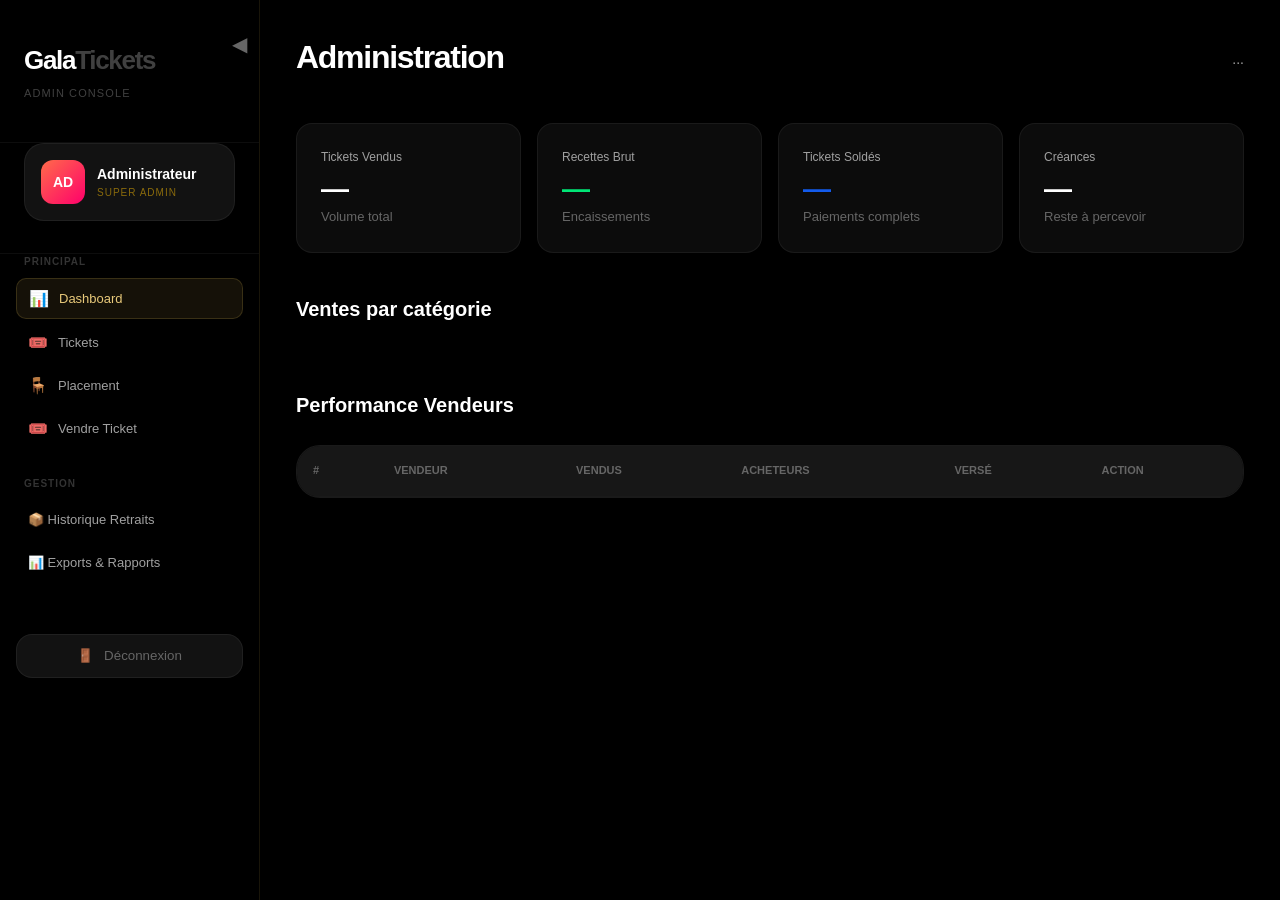
<file: direction.html>
<!DOCTYPE html>
<html lang="fr">

<head>
  <meta charset="UTF-8">
  <meta name="viewport" content="width=device-width, initial-scale=1.0">
  <title>GalaTickets — Direction</title>
  <link rel="preconnect" href="https://fonts.googleapis.com">
  <link rel="preconnect" href="https://fonts.gstatic.com" crossorigin>
  <link
    href="https://fonts.googleapis.com/css2?family=Cormorant+Garamond:wght@400;600;700&family=DM+Sans:wght@300;400;500;700&display=swap"
    rel="stylesheet">
  <script src="lib/supabase.js"></script>
  <script src="lib/jspdf.js"></script>
  <script src="lib/xlsx.js"></script>
  <link rel="stylesheet" href="css/style.css">
  <style>
    /* Theme Gold Extras */
    :root {
      --accent: var(--gold);
    }

    .sidebar {
      border-right: 1px solid rgba(201, 168, 76, 0.12);
    }

    .logo-title span {
      color: var(--gold);
    }

    .user-av {
      background: linear-gradient(135deg, var(--gold), var(--gold-light));
    }

    .user-rl {
      color: var(--gold);
    }

    .nav-item.active {
      background: var(--gold-pale);
      color: var(--gold-light);
      border: 1px solid rgba(201, 168, 76, 0.2);
    }

    .stat-value.gold {
      color: var(--gold-light);
    }

    .stat-value.green {
      color: var(--green);
    }

    .stat-value.red {
      color: var(--orange);
    }

    .type-bar-fill {
      background: var(--gold);
    }

    /* Modal specific */
    .modal {
      border: 1px solid rgba(201, 168, 76, 0.2);
    }
  </style>
</head>

<body>

  <aside class="sidebar">
    <div class="sidebar-logo" style="padding: 40px 24px; position: relative;">
      <div class="logo-title" style="font-size: 26px; font-weight: 900; letter-spacing: -0.05em;">Gala<span
          style="color: grey; opacity: 0.5;">Tickets</span></div>
      <div class="logo-sub" style="font-size: 11px; opacity: 0.4; letter-spacing: 0.1em;">ADMIN CONSOLE</div>
      <button onclick="toggleSidebar()"
        style="position: absolute; right: 12px; top: 32px; background: none; border: none; font-size: 20px; color: var(--text-muted); cursor: pointer;">
        ◀
      </button>
    </div>

    <div class="sidebar-user" style="padding: 0 24px 32px;">
      <div
        style="background: var(--bg-card-light); padding: 16px; border-radius: 20px; border: 1px solid var(--border-gray); display: flex; align-items: center; gap: 12px; width: 100%;">
        <div class="user-avatar" id="userInitials"
          style="width: 44px; height: 44px; border-radius: 12px; background: var(--accent-glow); color: white; border: none; font-size: 14px; font-weight: 800;">
          AD</div>
        <div class="user-info">
          <div class="user-name" id="userName" style="font-size: 14px; font-weight: 700;">Administrateur</div>
          <div class="user-role" style="font-size: 10px; opacity: 0.5; color: var(--accent-amber);">SUPER ADMIN</div>
        </div>
      </div>
    </div>

    <div
      style="padding: 0 24px 8px; font-size: 10px; font-weight: 800; color: var(--text-muted); opacity: 0.5; text-transform: uppercase; letter-spacing: 0.1em;">
      Principal</div>
    <nav class="nav" style="padding: 0 16px 24px;">
      <button class="nav-item active" onclick="showView('dashboard', this)" style="margin-bottom: 4px;">
        <span class="nav-icon">📊</span> Dashboard
      </button>
      <button class="nav-item" onclick="showView('tickets', this)" style="margin-bottom: 4px;">
        <span class="nav-icon">🎟️</span> Tickets
      </button>
      <button class="nav-item" onclick="showView('placement', this)" style="margin-bottom: 4px;">
        <span class="nav-icon">🪑</span> Placement
      </button>
      <button class="nav-item" onclick="showView('nouveau', this)" style="margin-bottom: 4px;">
        <span class="nav-icon">🎟️</span> Vendre Ticket
      </button>
    </nav>

    <div
      style="padding: 0 24px 8px; font-size: 10px; font-weight: 800; color: var(--text-muted); opacity: 0.5; text-transform: uppercase; letter-spacing: 0.1em;">
      Gestion</div>
    <nav class="nav" style="padding: 0 16px 24px;">
      <div class="nav-item" onclick="showView('retraits', this)">📦 Historique Retraits</div>
      <div class="nav-item" onclick="showView('exports', this)">📊 Exports & Rapports</div>
    </nav>

    <div class="sidebar-bottom" style="padding: 24px 16px;">
      <button class="btn-logout" onclick="logout()"
        style="background: var(--bg-card-light); border: 1px solid var(--border-gray); color: var(--text-muted); border-radius: 16px; width: 100%; height: 44px; display: flex; align-items: center; justify-content: center; gap: 10px; cursor: pointer;">
        <span>🚪</span> Déconnexion
      </button>
    </div>
  </aside>

  <button class="sidebar-toggle" onclick="toggleSidebar()">
    <span>☰</span>
  </button>

  <main class="main-content">

    <!-- DASHBOARD -->
    <div class="view active" id="view-dashboard">
      <div class="page-header" style="margin-bottom: 40px;">
        <h1 class="page-title">Administration</h1>
        <p class="page-sub" id="date-label">...</p>
      </div>

      <div class="stats-grid" style="margin-bottom: 40px;">
        <div class="stat-card">
          <div class="stat-label">Tickets Vendus</div>
          <div class="stat-value" id="s-total" style="font-size: 28px;">—</div>
          <div class="stat-sub">Volume total</div>
        </div>
        <div class="stat-card">
          <div class="stat-label">Recettes Brut</div>
          <div class="stat-value" id="s-recette" style="color: var(--accent-green); font-size: 28px;">—</div>
          <div class="stat-sub">Encaissements</div>
        </div>
        <div class="stat-card">
          <div class="stat-label">Tickets Soldés</div>
          <div class="stat-value" id="s-soldes" style="color: var(--accent-blue); font-size: 28px;">—</div>
          <div class="stat-sub">Paiements complets</div>
        </div>
        <div class="stat-card">
          <div class="stat-label">Créances</div>
          <div class="stat-value" id="s-reste" style="color: var(--accent-glow); font-size: 28px;">—</div>
          <div class="stat-sub">Reste à percevoir</div>
        </div>
      </div>

      <div style="margin-bottom: 24px;">
        <h2 style="font-size: 20px; font-weight: 700;">Ventes par catégorie</h2>
      </div>
      <div class="types-grid" id="types-grid" style="margin-bottom: 40px;"></div>

      <div style="margin-bottom: 24px;">
        <h2 style="font-size: 20px; font-weight: 700;">Performance Vendeurs</h2>
      </div>
      <div class="table-wrap"
        style="background: var(--bg-card); border-radius: 24px; border: 1px solid var(--border-gray); overflow: hidden;">
        <table style="width: 100%; border-collapse: collapse;">
          <thead>
            <tr style="background: var(--bg-card-light);">
              <th
                style="padding: 16px; text-align: left; font-size: 11px; color: var(--text-muted); text-transform: uppercase;">
                #</th>
              <th
                style="padding: 16px; text-align: left; font-size: 11px; color: var(--text-muted); text-transform: uppercase;">
                Vendeur</th>
              <th
                style="padding: 16px; text-align: left; font-size: 11px; color: var(--text-muted); text-transform: uppercase;">
                Vendus</th>
              <th
                style="padding: 16px; text-align: left; font-size: 11px; color: var(--text-muted); text-transform: uppercase;">
                Acheteurs</th>
              <th
                style="padding: 16px; text-align: left; font-size: 11px; color: var(--text-muted); text-transform: uppercase;">
                Versé</th>
              <th
                style="padding: 16px; text-align: left; font-size: 11px; color: var(--text-muted); text-transform: uppercase;">
                Action</th>
            </tr>
          </thead>
          <tbody id="tbody-classement"></tbody>
        </table>
      </div>
    </div>

    <!-- ── NOUVEAU TICKET (Intégré pour Direction) ── -->
    <div class="view" id="view-nouveau">
      <div class="page-header" style="margin-bottom: 40px;">
        <h1 class="page-title">Vente de ticket</h1>
        <p class="page-sub">Enregistrez un nouvel acheteur (Le Comité peut appliquer des réductions).</p>
      </div>

      <div class="form-card"
        style="background: var(--bg-card); border: 1px solid var(--border-gray); border-radius: 24px; padding: 32px;">
        <div class="form-grid" style="display: grid; grid-template-columns: 1fr 1fr; gap: 24px;">
          <div class="field-group full" style="grid-column: span 2;">
            <label class="field-label" style="display: block; font-size: 13px; color: var(--text-muted); margin-bottom: 8px;">Numéro Ticket (Optionnel pour Royal)</label>
            <input class="field-input" id="nt-numero" placeholder="Ex: G-001, P-042..." style="width:100%; background:var(--bg-card-light); border:1px solid var(--border-gray); color:var(--accent-magenta); padding:12px; border-radius:12px; font-weight:800;">
          </div>
          <div class="field-group">
            <label class="field-label" style="display: block; font-size: 13px; color: var(--text-muted); margin-bottom: 8px;">Prénom *</label>
            <input class="field-input" id="nt-prenom" style="width:100%; background:var(--bg-card-light); border:1px solid var(--border-gray); color:white; padding:12px; border-radius:12px;">
          </div>
          <div class="field-group">
            <label class="field-label" style="display: block; font-size: 13px; color: var(--text-muted); margin-bottom: 8px;">Nom *</label>
            <input class="field-input" id="nt-nom" style="width:100%; background:var(--bg-card-light); border:1px solid var(--border-gray); color:white; padding:12px; border-radius:12px;">
          </div>
          <div class="field-group">
            <label class="field-label" style="display: block; font-size: 13px; color: var(--text-muted); margin-bottom: 8px;">WhatsApp *</label>
            <input class="field-input" id="nt-tel" placeholder="+229 01 XX XX XX" style="width:100%; background:var(--bg-card-light); border:1px solid var(--border-gray); color:white; padding:12px; border-radius:12px;">
          </div>
          <div class="field-group">
            <label class="field-label" style="display: block; font-size: 13px; color: var(--text-muted); margin-bottom: 8px;">Filière</label>
            <input class="field-input" id="nt-filiere" style="width:100%; background:var(--bg-card-light); border:1px solid var(--border-gray); color:white; padding:12px; border-radius:12px;">
          </div>
          <div class="field-group">
            <label class="field-label" style="display: block; font-size: 13px; color: var(--text-muted); margin-bottom: 8px;">Public *</label>
            <select class="field-select" id="nt-public" onchange="updateTypes()" style="width:100%; background:var(--bg-card-light); border:1px solid var(--border-gray); color:white; padding:12px; border-radius:12px;">
              <option value="">-- Choisir --</option>
              <option value="etudiant">Interne (Étudiants/Staff)</option>
              <option value="administration">Administration / Invités</option>
              <option value="externe">Externe</option>
            </select>
          </div>
          <div class="field-group">
            <label class="field-label" style="display: block; font-size: 13px; color: var(--text-muted); margin-bottom: 8px;">Type *</label>
            <select class="field-select" id="nt-type" onchange="updatePrix()" style="width:100%; background:var(--bg-card-light); border:1px solid var(--border-gray); color:white; padding:12px; border-radius:12px;">
              <option value="">-- Choisir --</option>
            </select>
          </div>
          
          <div class="field-group">
            <label class="field-label" style="display: block; font-size: 13px; color: var(--accent-amber); margin-bottom: 8px;">Réduction (CFA)</label>
            <input class="field-input" id="nt-reduction" type="number" placeholder="0" oninput="updatePrixFinal()" style="width:100%; background:var(--bg-card-light); border:1px solid var(--border-gray); color:white; padding:12px; border-radius:12px;">
          </div>
          <div class="field-group">
            <label class="field-label" style="display: block; font-size: 13px; color: var(--accent-amber); margin-bottom: 8px;">Source Réduc.</label>
            <select class="field-select" id="nt-source-reduc" style="width:100%; background:var(--bg-card-light); border:1px solid var(--border-gray); color:white; padding:12px; border-radius:12px;">
              <option value="">-- Aucune --</option>
              <option value="bde">Organisation BDE</option>
              <option value="administration">Administration</option>
            </select>
          </div>

          <div class="field-group" style="padding-top: 10px;">
            <label class="field-label" style="display: block; font-size: 13px; color: var(--text-muted); margin-bottom: 8px;">Prix Final</label>
            <div id="nt-prix" style="font-size: 20px; font-weight: 800; color: var(--accent-blue);">0 F CFA</div>
          </div>
          <div class="field-group" style="padding-top: 10px;">
            <label class="field-label" style="display: block; font-size: 13px; color: var(--text-muted); margin-bottom: 8px;">Versé (Acompte) *</label>
            <input class="field-input" id="nt-verse" type="number" placeholder="0" oninput="updateReste()" style="width:100%; background:var(--bg-card-light); border:1px solid var(--border-gray); color:white; padding:12px; border-radius:12px;">
          </div>
          
          <div class="field-group full" style="grid-column: span 2; background: rgba(255,255,255,0.03); padding: 20px; border-radius: 16px;">
            <label class="field-label" style="display: block; font-size: 13px; color: var(--text-muted); margin-bottom: 8px;">Reste à payer</label>
            <div id="nt-reste" style="font-size: 28px; font-weight: 900; color: var(--accent-amber);">0 F CFA</div>
          </div>
        </div>
        <div style="margin-top: 32px; display: flex; gap: 16px;">
          <button class="btn" onclick="enregistrerTicketAdmin()" style="flex: 1; background: var(--gold); color: black; font-weight: 800; padding: 14px; border-radius: 12px; border: none; cursor: pointer;">🎟️ Confirmer la vente</button>
          <button class="btn" id="btn-reset-vente" style="background: var(--bg-card-light); border: 1px solid var(--border-gray); color: var(--text-muted); padding: 14px; border-radius: 12px; cursor: pointer;">Réinitialiser</button>
        </div>
      </div>
    </div>
    <div class="view" id="view-tickets">
      <div class="page-header" style="margin-bottom: 32px;">
        <h1 class="page-title">Tous les tickets</h1>
        <p class="page-sub">Contrôle global des ventes et des paiements.</p>
      </div>

      <div class="table-wrap"
        style="background: var(--bg-card); border-radius: 24px; border: 1px solid var(--border-gray); overflow: hidden;">
        <div class="table-head"
          style="padding: 24px; display: flex; justify-content: space-between; align-items: center; border-bottom: 1px solid var(--border-gray);">
          <div style="font-weight: 700;">Base de données tickets</div>
          <div class="table-actions" style="display: flex; gap: 10px;">
            <select class="search-box" id="filter-type" onchange="filtrerTickets()"
              style="background: var(--bg-card-light); border: 1px solid var(--border-gray); color: white; padding: 8px 12px; border-radius: 12px; font-size: 12px;">
              <option value="">Tous types</option>
              <option value="gold_int">Gold Int.</option>
              <option value="plat_int">Platinum Int.</option>
              <option value="diam_int">Diamond Int.</option>
              <option value="gold_ext">Gold Ext.</option>
              <option value="diam_ext">Diamond Ext.</option>
              <option value="royal">Royal</option>
            </select>
            <select class="search-box" id="filter-statut" onchange="filtrerTickets()"
              style="background: var(--bg-card-light); border: 1px solid var(--border-gray); color: white; padding: 8px 12px; border-radius: 12px; font-size: 12px;">
              <option value="">Tous statuts</option>
              <option value="paye">Soldés (Payé)</option>
              <option value="partiel">Partiels</option>
              <option value="impaye">Impayés</option>
            </select>
            <input class="search-box" id="filter-search" placeholder="🔍 Nom, N°..." oninput="filtrerTickets()"
              style="background: var(--bg-card-light); border: 1px solid var(--border-gray); color: white; padding: 8px 16px; border-radius: 12px; font-size: 13px; width: 200px;">
          </div>
        </div>
        <table style="width: 100%; border-collapse: collapse;">
          <thead>
            <tr style="background: var(--bg-card-light);">
              <th onclick="trierTickets('numero')"
                style="cursor: pointer; padding: 16px; text-align: left; font-size: 11px; color: var(--text-muted); text-transform: uppercase;">
                N° ⇅</th>
              <th onclick="trierTickets('acheteur_nom')"
                style="cursor: pointer; padding: 16px; text-align: left; font-size: 11px; color: var(--text-muted); text-transform: uppercase;">
                Acheteur ⇅</th>
              <th onclick="trierTickets('type')"
                style="cursor: pointer; padding: 16px; text-align: left; font-size: 11px; color: var(--text-muted); text-transform: uppercase;">
                Type ⇅</th>
              <th onclick="trierTickets('montant_paye')"
                style="cursor: pointer; padding: 16px; text-align: left; font-size: 11px; color: var(--text-muted); text-transform: uppercase;">
                Paiement ⇅</th>
              <th onclick="trierTickets('statut')"
                style="cursor: pointer; padding: 16px; text-align: left; font-size: 11px; color: var(--text-muted); text-transform: uppercase;">
                Statut ⇅</th>
              <th onclick="trierTickets('vendeur')"
                style="cursor: pointer; padding: 16px; text-align: left; font-size: 11px; color: var(--text-muted); text-transform: uppercase;">
                Vendeur ⇅</th>
              <th onclick="trierTickets('created_at')"
                style="cursor: pointer; padding: 16px; text-align: left; font-size: 11px; color: var(--text-muted); text-transform: uppercase;">
                Date ⇅</th>
              <th
                style="padding: 16px; text-align: left; font-size: 11px; color: var(--text-muted); text-transform: uppercase;">
              </th>
            </tr>
          </thead>
          <tbody id="tbody-tickets"></tbody>
        </table>
      </div>
    </div>

    <!-- PLACEMENT -->
    <div class="view" id="view-placement">
      <div class="page-header"
        style="margin-bottom: 32px; display: flex; justify-content: space-between; align-items: center;">
        <div>
          <h1 class="page-title">Plan de placement</h1>
          <p class="page-sub">Ordre chronologique des ventes validées.</p>
        </div>
        <div style="display: flex; gap: 8px;">
          <button class="btn btn-secondary" onclick="exportPlacementExcel()">📊 Excel</button>
          <button class="btn btn-primary" onclick="exportPlacementPDF()">📄 PDF</button>
        </div>
      </div>
      <div class="table-wrap"
        style="background: var(--bg-card); border-radius: 24px; border: 1px solid var(--border-gray); overflow: hidden;">
        <table style="width: 100%; border-collapse: collapse;">
          <thead>
            <tr style="background: var(--bg-card-light);">
              <th onclick="trierPlacement('created_at')"
                style="cursor: pointer; padding: 16px; text-align: left; font-size: 11px; color: var(--text-muted); text-transform: uppercase;">
                Place ⇅</th>
              <th onclick="trierPlacement('numero')"
                style="cursor: pointer; padding: 16px; text-align: left; font-size: 11px; color: var(--text-muted); text-transform: uppercase;">
                N° ⇅</th>
              <th onclick="trierPlacement('acheteur_nom')"
                style="cursor: pointer; padding: 16px; text-align: left; font-size: 11px; color: var(--text-muted); text-transform: uppercase;">
                Acheteur ⇅</th>
              <th onclick="trierPlacement('type')"
                style="cursor: pointer; padding: 16px; text-align: left; font-size: 11px; color: var(--text-muted); text-transform: uppercase;">
                Catégorie ⇅</th>
              <th onclick="trierPlacement('statut')"
                style="cursor: pointer; padding: 16px; text-align: left; font-size: 11px; color: var(--text-muted); text-transform: uppercase;">
                Statut ⇅</th>
              <th onclick="trierPlacement('vendeur')"
                style="cursor: pointer; padding: 16px; text-align: left; font-size: 11px; color: var(--text-muted); text-transform: uppercase;">
                Vendeur ⇅</th>
            </tr>
          </thead>
          <tbody id="tbody-placement"></tbody>
        </table>
      </div>
    </div>

    <!-- RETRAITS -->
    <div class="view" id="view-retraits">
      <div class="page-header" style="margin-bottom: 32px;">
        <h1 class="page-title">Historique des retraits de tickets</h1>
        <p class="page-sub">Consultation des distributions physiques aux vendeurs.</p>
      </div>

      <div class="table-wrap"
        style="background: var(--bg-card); border-radius: 24px; border: 1px solid var(--border-gray); overflow: hidden;">
        <div class="table-head" style="padding: 24px; border-bottom: 1px solid var(--border-gray);">
          <div style="font-weight: 700;">Historique des retraits</div>
        </div>
        <table style="width: 100%; border-collapse: collapse;">
          <thead>
            <tr style="background: var(--bg-card-light);">
              <th
                style="padding: 16px; text-align: left; font-size: 11px; color: var(--text-muted); text-transform: uppercase;">
                Date</th>
              <th
                style="padding: 16px; text-align: left; font-size: 11px; color: var(--text-muted); text-transform: uppercase;">
                Vendeur</th>
              <th
                style="padding: 16px; text-align: left; font-size: 11px; color: var(--text-muted); text-transform: uppercase;">
                G</th>
              <th
                style="padding: 16px; text-align: left; font-size: 11px; color: var(--text-muted); text-transform: uppercase;">
                P</th>
              <th
                style="padding: 16px; text-align: left; font-size: 11px; color: var(--text-muted); text-transform: uppercase;">
                D</th>
              <th
                style="padding: 16px; text-align: left; font-size: 11px; color: var(--text-muted); text-transform: uppercase;">
                R</th>
              <th
                style="padding: 16px; text-align: left; font-size: 11px; color: var(--text-muted); text-transform: uppercase;">
                S</th>
              <th
                style="padding: 16px; text-align: left; font-size: 11px; color: var(--text-muted); text-transform: uppercase;">
                V</th>
              <th
                style="padding: 16px; text-align: left; font-size: 11px; color: var(--text-muted); text-transform: uppercase;">
                Note</th>
            </tr>
          </thead>
          <tbody id="tbody-retraits"></tbody>
        </table>
      </div>
    </div>

    <!-- EXPORTS -->
    <div class="view" id="view-exports">
      <div class="page-header">
        <div>
          <div class="page-title">Exports & Rapports</div>
          <div class="page-sub">Télécharger les données en PDF ou Excel</div>
        </div>
      </div>
      <div style="display:grid;grid-template-columns:repeat(2,1fr);gap:16px;max-width:700px">
        <div class="form-card" style="padding:22px">
          <div style="font-size:24px;margin-bottom:10px">🪑</div>
          <div
            style="font-family:'Cormorant Garamond',serif;font-size:16px;font-weight:600;color:var(--white);margin-bottom:6px">
            Liste de placement</div>
          <div style="font-size:12px;color:var(--gray);margin-bottom:16px">Tous les acheteurs triés par ordre
            d'arrivée
          </div>
          <div style="display:flex;gap:8px">
            <button class="btn btn-outline" onclick="exportPlacementExcel()">📊 Excel</button>
            <button class="btn btn-gold" onclick="exportPlacementPDF()">📄 PDF</button>
          </div>
        </div>
        <div class="form-card" style="padding:22px">
          <div style="font-size:24px;margin-bottom:10px">👥</div>
          <div
            style="font-family:'Cormorant Garamond',serif;font-size:16px;font-weight:600;color:var(--white);margin-bottom:6px">
            Bilan vendeurs</div>
          <div style="font-size:12px;color:var(--gray);margin-bottom:16px">Tickets retirés/vendus + argent dû/versé
          </div>
          <div style="display:flex;gap:8px">
            <button class="btn btn-outline" onclick="exportBilanExcel()">📊 Excel</button>
            <button class="btn btn-gold" onclick="exportBilanPDF()">📄 PDF</button>
          </div>
        </div>
        <div class="form-card" style="padding:22px">
          <div style="font-size:24px;margin-bottom:10px">📊</div>
          <div
            style="font-family:'Cormorant Garamond',serif;font-size:16px;font-weight:600;color:var(--white);margin-bottom:6px">
            Stats financières</div>
          <div style="font-size:12px;color:var(--gray);margin-bottom:16px">Recettes par type, soldés vs partiels</div>
          <div style="display:flex;gap:8px">
            <button class="btn btn-outline" onclick="exportStatsExcel()">📊 Excel</button>
            <button class="btn btn-gold" onclick="exportStatsPDF()">📄 PDF</button>
          </div>
        </div>
        <div class="form-card" style="padding:22px">
          <div style="font-size:24px;margin-bottom:10px">🎟️</div>
          <div
            style="font-family:'Cormorant Garamond',serif;font-size:16px;font-weight:600;color:var(--white);margin-bottom:6px">
            Export complet</div>
          <div style="font-size:12px;color:var(--gray);margin-bottom:16px">Toutes les données du système</div>
          <div style="display:flex;gap:8px">
            <button class="btn btn-outline" onclick="exportCompletExcel()">📊 Excel</button>
          </div>
        </div>
      </div>
    </div>

  </main>

  <!-- MODAL FICHE TICKET -->
  <div class="modal-overlay" id="modal-ticket">
    <div class="modal">
      <div class="modal-title">🎟️ Fiche ticket</div>
      <div id="modal-ticket-content"></div>
      <div style="display:flex;gap:8px;margin-top:20px">
        <button class="btn btn-outline" onclick="fermerModal('modal-ticket')">Fermer</button>
      </div>
    </div>
  </div>

  <div class="toast" id="toast"></div>

  <script type="module">
    import { supabase, Auth, UI } from './js/auth.js';

    window.supabase = supabase;
    window.UI = UI;
    const sb = supabase;

    const PRIX = { gold_int: 10000, plat_int: 12000, diam_int: 15000, gold_ext: 15000, diam_ext: 20000, royal: 25000 };
    const LABEL = { gold_int: 'Gold Int.', plat_int: 'Plat. Int.', diam_int: 'Diam. Int.', gold_ext: 'Gold Ext.', diam_ext: 'Diam. Ext.', royal: 'Royal' };
    const BADGE = { gold_int: 'bg-gold', plat_int: 'bg-plat', diam_int: 'bg-diam', gold_ext: 'bg-gold', diam_ext: 'bg-diam', royal: 'bg-royal' };
    const COLORS = { gold_int: '#e8c97a', plat_int: '#b0c4de', diam_int: '#7dd8f8', gold_ext: '#e8c97a', diam_ext: '#7dd8f8', royal: '#d4a0f0' };
    const TYPES_LIST = ['gold_int', 'plat_int', 'diam_int', 'gold_ext', 'diam_ext', 'royal'];

    let currentUser = null;
    let allDistributions = [], statsType = [], bilanVendeurs = [], allProfiles = [], allRetraits = [], quotasData = {};

    document.addEventListener('DOMContentLoaded', async () => {
      const result = await Auth.requireAuth(['admin', 'direction', 'observateur', 'tresoriere']);
      if (!result) return;

      const { session, profile } = result;
      currentUser = { ...profile, uid: session.user.id };
      document.getElementById('userInitials').textContent = (profile.prenom[0] + profile.nom[0]).toUpperCase();
      document.getElementById('userName').textContent = profile.prenom + ' ' + profile.nom;
      document.getElementById('date-label').textContent = new Date().toLocaleDateString('fr-FR', { weekday: 'long', day: 'numeric', month: 'long', year: 'numeric' });
      await chargerTout();
    });

    async function chargerTout() {
      const [t1, t2, t3, t4, t5] = await Promise.all([
        // distributions sans join auto (FK pointe vers auth.users, pas profiles)
        sb.from('distributions').select('*').order('created_at', { ascending: true }),
        sb.from('v_stats_par_type_distributions').select('*'),
        sb.from('v_bilan_distributions').select('*'),
        sb.from('profiles').select('*').order('created_at', { ascending: false }),
        sb.from('retraits_tickets').select('*').order('created_at', { ascending: false }),
      ]);
      allProfiles = t4.data || [];
      allDistributions = (t1.data || []).map(d => {
        const vendeur = allProfiles.find(p => p.id === d.distribue_par);
        return { ...d, vendeur };
      });
      statsType = t2.data || [];
      bilanVendeurs = t3.data || [];
      allRetraits = (t5.data || []).map(r => {
        const vendeur = allProfiles.find(p => p.id === r.vendeur_id);
        return { ...r, vendeur };
      });

      // Utiliser la table quotas (colonne "type") — quotas_vendeurs est vide
      const { data: q } = await sb.from('quotas').select('*');
      if (q) q.forEach(r => quotasData[r.type] = r);

      renderDashboard(); renderTickets(); renderPlacement();
      renderRetraits();
    }

    // DASHBOARD
    function renderDashboard() {
      const total = allDistributions.length;
      const recette = allDistributions.reduce((s, t) => s + t.montant_paye, 0);
      const soldes = allDistributions.filter(t => t.statut === 'paye').length;
      const reste = allDistributions.reduce((s, t) => s + t.reste_a_payer, 0);

      document.getElementById('s-total').textContent = total;
      document.getElementById('s-recette').textContent = fmtMoney(recette);
      document.getElementById('s-soldes').textContent = soldes;
      document.getElementById('s-reste').textContent = fmtMoney(reste);

      const tg = document.getElementById('types-grid');
      tg.innerHTML = TYPES_LIST.map(type => {
        const s = statsType.find(x => x.type === type) || {};
        const vendus = s.vendus || 0;
        const max = s.max_tickets || 1;
        const pct = Math.min(100, Math.round(vendus / max * 100));
        return `
        <div class="type-card" style="background: var(--bg-card); border: 1px solid var(--border-gray); border-radius: 20px; padding: 20px;">
          <div style="display: flex; justify-content: space-between; align-items: center; margin-bottom: 12px;">
            <div class="type-label" style="color: ${COLORS[type] || 'white'}; font-weight: 700; font-size: 14px; text-transform: uppercase;">${LABEL[type] || type}</div>
            <div style="font-size: 11px; color: var(--text-muted);">${pct}%</div>
          </div>
          <div style="display: flex; align-items: baseline; gap: 4px; margin-bottom: 16px;">
            <div class="type-value" style="font-size: 24px; font-weight: 800; color: white;">${vendus}</div>
            <div class="type-quota" style="font-size: 12px; color: var(--text-muted);">/ ${max}</div>
          </div>
          <div style="height: 4px; background: var(--bg-card-light); border-radius: 10px; overflow: hidden;">
            <div style="height: 100%; width: ${pct}%; background: ${COLORS[type] || 'grey'}; border-radius: 10px;"></div>
          </div>
        </div>`;
      }).join('');

      const tbody = document.getElementById('tbody-classement');
      const sorted = [...bilanVendeurs].sort((a, b) => (b.total_vendus || 0) - (a.total_vendus || 0));
      tbody.innerHTML = sorted.map((v, i) => {
        const du = v.montant_du || 0;
        const vers = v.verse_a_tresoriere || 0;
        const reste = Math.max(0, du - vers);
        return `
        <tr style="border-bottom: 1px solid var(--border-gray); transition: var(--transition); cursor: pointer;" onclick="showView('tickets', null)">
          <td style="padding: 16px; font-weight: 800; color: var(--text-muted); opacity: 0.5;">#${i + 1}</td>
          <td style="padding: 16px;">
            <div style="display: flex; align-items: center; gap: 10px;">
                <div style="width: 32px; height: 32px; border-radius: 8px; background: var(--bg-card-light); display: flex; align-items: center; justify-content: center; font-size: 11px; font-weight: 700; color: white; border: 1px solid var(--border-gray);">
                    ${v.vendeur.split(' ').map(n => n[0]).join('').toUpperCase()}
                </div>
                <div style="font-weight: 600;">${v.vendeur}</div>
            </div>
          </td>
          <td style="padding: 16px; font-weight: 700;">${v.total_vendus}</td>
          <td style="padding: 16px; color: var(--text-muted);">${fmtMoney(v.montant_encaisse_acheteurs)}</td>
          <td style="padding: 16px; color: var(--accent-green); font-weight: 700;">${fmtMoney(vers)}</td>
          <td style="padding: 16px;">
            <span style="font-size: 11px; font-weight: 700; color: ${reste > 0 ? 'var(--accent-glow)' : 'var(--accent-green)'}; background: ${reste > 0 ? 'rgba(255, 0, 107, 0.1)' : 'rgba(0, 230, 118, 0.1)'}; padding: 4px 10px; border-radius: 12px;">
                ${reste > 0 ? 'Dû: ' + fmtMoney(reste) : 'Soldé'}
            </span>
          </td>
        </tr>`;
      }).join('');
    }

    // TICKETS
    function renderTickets(filtre = '', typeF = '', statutF = '') {
      let data = [...allDistributions];
      if (filtre) data = data.filter(t => `${t.numero_ticket || 'royal'} ${t.acheteur_nom} ${t.acheteur_prenom}`.toLowerCase().includes(filtre.toLowerCase()));
      if (typeF) data = data.filter(t => t.type_ticket === typeF);
      if (statutF) data = data.filter(t => t.statut === statutF);

      data.sort((a, b) => {
        let va = a[sortColTickets];
        let vb = b[sortColTickets];
        if (sortColTickets === 'numero') {
          va = a.numero_ticket || 'ROYAL';
          vb = b.numero_ticket || 'ROYAL';
        } else if (sortColTickets === 'type') {
          va = a.type_ticket;
          vb = b.type_ticket;
        } else if (sortColTickets === 'acheteur_nom') {
          va = (a.acheteur_nom + ' ' + a.acheteur_prenom).toLowerCase();
          vb = (b.acheteur_nom + ' ' + b.acheteur_prenom).toLowerCase();
        } else if (sortColTickets === 'vendeur') {
          va = a.vendeur ? a.vendeur.prenom : '';
          vb = b.vendeur ? b.vendeur.prenom : '';
        }
        if (va < vb) return sortAscTickets ? -1 : 1;
        if (va > vb) return sortAscTickets ? 1 : -1;
        return 0;
      });

      const tbody = document.getElementById('tbody-tickets');
      if (!data.length) { tbody.innerHTML = `<tr><td colspan="8"><div class="empty-state" style="padding: 40px; text-align: center; opacity: 0.5;">Aucun résultat</div></td></tr>`; return; }
      tbody.innerHTML = data.map(t => {
        const resteP = t.reste_a_payer;
        return `
            <tr style="border-bottom: 1px solid var(--border-gray); cursor: pointer;" onclick="voirTicket('${t.id}')">
              <td style="padding: 16px; font-weight: 800; font-family: monospace;">${t.numero_ticket || 'ROYAL'}</td>
              <td style="padding: 16px;">
                <div style="font-weight: 600;">${t.acheteur_prenom} ${t.acheteur_nom}</div>
                <div style="font-size: 10px; color: var(--text-muted); opacity: 0.6;">${t.acheteur_whatsapp || 'Non renseigné'}</div>
              </td>
              <td style="padding: 16px;">
                <span style="font-size: 10px; font-weight: 800; color: ${COLORS[t.type_ticket] || 'white'}; background: rgba(255,255,255,0.03); border: 1px solid ${COLORS[t.type_ticket] || 'grey'}; padding: 3px 8px; border-radius: 8px; text-transform: uppercase;">
                    ${LABEL[t.type_ticket] || t.type_ticket}
                </span>
              </td>
              <td style="padding: 16px;">
                <div style="font-weight: 700; color: var(--accent-green);">${fmtMoney(t.montant_paye)}</div>
                <div style="font-size: 10px; color: var(--text-muted);">${fmtMoney(t.prix_final)} total</div>
              </td>
              <td style="padding: 16px;">
                <span style="font-size: 10px; font-weight: 800; color: ${t.statut === 'paye' ? 'var(--accent-green)' : t.statut === 'impaye' ? 'var(--accent-glow)' : 'var(--accent-amber)'}; background: ${t.statut === 'paye' ? 'rgba(0, 230, 118, 0.1)' : t.statut === 'impaye' ? 'rgba(255, 0, 107, 0.1)' : 'rgba(255, 193, 7, 0.1)'}; padding: 4px 10px; border-radius: 12px; text-transform: uppercase;">
                    ${t.statut === 'paye' ? 'Soldé' : t.statut === 'partiel' ? 'Partiel' : 'Impayé'}
                </span>
              </td>
              <td style="padding: 16px; font-size: 12px; color: var(--text-muted);">${t.vendeur ? t.vendeur.prenom : '—'}</td>
              <td style="padding: 16px; font-size: 11px; opacity: 0.5;">${fmtDate(t.created_at)}</td>
              <td style="padding: 16px;"><span style="color: grey;">›</span></td>
            </tr>`;
      }).join('');
    }

    function filtrerTickets() {
      renderTickets(
        document.getElementById('filter-search').value,
        document.getElementById('filter-type').value,
        document.getElementById('filter-statut').value
      );
    }

    // Fiche ticket
    async function voirTicket(id) {
      const ticket = allDistributions.find(t => t.id === id);
      if (!ticket) return;
      const { data: versements } = await sb.from('versements_distributions')
        .select('*, vendeur:profiles!enregistre_par(nom,prenom)')
        .eq('distribution_id', id).order('created_at', { ascending: true });
      const reste = ticket.reste_a_payer;
      document.getElementById('modal-ticket-content').innerHTML = `
    <div style="display:grid;grid-template-columns:1fr 1fr;gap:12px;margin-bottom:24px">
      <div style="background:var(--bg-card-light); border: 1px solid var(--border-gray); border-radius:16px;padding:16px">
        <div style="font-size:9px;color:var(--text-muted);text-transform:uppercase;letter-spacing:.1em;margin-bottom:4px">N° Ticket</div>
        <div style="font-size:24px;color:white;font-weight:900;">${ticket.numero_ticket || 'ROYAL'}</div>
      </div>
      <div style="background:var(--bg-card-light); border: 1px solid var(--border-gray); border-radius:16px;padding:16px">
        <div style="font-size:9px;color:var(--text-muted);text-transform:uppercase;letter-spacing:.1em;margin-bottom:4px">Catégorie</div>
        <div style="margin-top:4px"><span style="font-size: 12px; font-weight: 800; color: ${COLORS[ticket.type_ticket] || 'white'}; background: rgba(255,255,255,0.03); border: 1px solid ${COLORS[ticket.type_ticket] || 'grey'}; padding: 4px 12px; border-radius: 10px; text-transform: uppercase;">${LABEL[ticket.type_ticket] || ticket.type_ticket}</span></div>
      </div>
      <div style="grid-column: span 2; background:var(--bg-card-light); border: 1px solid var(--border-gray); border-radius:16px;padding:16px">
        <div style="font-size:9px;color:var(--text-muted);text-transform:uppercase;letter-spacing:.1em;margin-bottom:4px">Acheteur</div>
        <div style="font-size:16px;color:white;font-weight:700;">${ticket.acheteur_prenom} ${ticket.acheteur_nom}</div>
        <div style="font-size:12px;color:var(--text-muted); opacity: 0.6;">
          <a href="${API.formatWhatsAppLink(ticket.acheteur_whatsapp)}" target="_blank" style="color:var(--accent-green); text-decoration:none;">${ticket.acheteur_whatsapp || '—'}</a> | ${ticket.acheteur_filiere || '—'}
        </div>
      </div>
      <div style="grid-column: span 2; background:var(--bg-card-light); border: 1px solid var(--border-gray); border-radius:16px;padding:16px">
        <div style="font-size:9px;color:var(--text-muted);text-transform:uppercase;letter-spacing:.1em;margin-bottom:8px">État financier</div>
        <div style="display: flex; justify-content: space-between; align-items: baseline;">
            <div style="font-size:24px;color:var(--accent-green);font-weight:900;">${fmtMoney(ticket.montant_paye)} <span style="font-size: 12px; font-weight: 500; color: var(--text-muted);">payé / ${fmtMoney(ticket.prix_final)}</span></div>
            <div style="font-size:16px;color:${reste > 0 ? 'var(--accent-glow)' : 'var(--accent-green)'};font-weight:700;">${reste > 0 ? 'Dû: ' + fmtMoney(reste) : '✅ Soldé'}</div>
        </div>
      </div>
    ${ticket.reduction > 0 ? `
      <div style="grid-column: span 2; background:var(--bg-card-light); border: 1px solid var(--border-gray); border-radius:16px;padding:16px">
        <div style="font-size:9px;color:var(--text-muted);text-transform:uppercase;letter-spacing:.1em;margin-bottom:4px">Information Réduction</div>
        <div style="font-size:14px;color:var(--accent-blue);font-weight:700;">${fmtMoney(ticket.reduction)} accordée par <span style="text-transform:uppercase">${ticket.source_reduction || 'Comité'}</span></div>
      </div>
    ` : ''}
    </div>
    <div style="font-size:10px;color:var(--text-muted);margin-bottom:12px;text-transform:uppercase;letter-spacing:.1em; font-weight: 800;">Versements enregistrés</div>
    <div style="max-height: 200px; overflow-y: auto;">
        ${versements && versements.length ? versements.map(v => `
        <div style="display: flex; justify-content: space-between; align-items: center; background: rgba(255,255,255,0.02); padding: 12px; border-radius: 12px; margin-bottom: 8px; border: 1px solid var(--border-gray);">
          <div>
            <div style="font-weight: 800; color: var(--accent-green); font-size: 14px;">+ ${fmtMoney(v.montant)}</div>
            <div style="font-size: 10px; color: var(--text-muted);">${v.vendeur ? v.vendeur.prenom + ' ' + v.vendeur.nom : ''}</div>
          </div>
          <div style="text-align:right">
            <div style="font-size:10px;color:white; font-weight: 600;">${fmtDate(v.created_at)}</div>
            <div style="font-size:10px;color:var(--text-muted);">${v.note || ''}</div>
          </div>
        </div>`).join('') : '<div style="font-size: 11px; opacity: 0.5;">Aucun versement enregistré.</div>'}
    </div>
  `;
      document.getElementById('modal-ticket').classList.add('show');
    }

    let sortColPlacement = 'created_at';
    let sortAscPlacement = true;

    function trierPlacement(col) {
      if (sortColPlacement === col) {
        sortAscPlacement = !sortAscPlacement;
      } else {
        sortColPlacement = col;
        sortAscPlacement = true;
      }
      renderPlacement();
    }

    function renderPlacement() {
      const sorted = [...allDistributions].sort((a, b) => {
        let va = a[sortColPlacement];
        let vb = b[sortColPlacement];
        if (sortColPlacement === 'acheteur_nom') {
          va = (a.acheteur_nom + ' ' + a.acheteur_prenom).toLowerCase();
          vb = (b.acheteur_nom + ' ' + b.acheteur_prenom).toLowerCase();
        } else if (sortColPlacement === 'vendeur') {
          va = a.vendeur ? a.vendeur.prenom : '';
          vb = b.vendeur ? b.vendeur.prenom : '';
        } else if (sortColPlacement === 'created_at') {
          va = new Date(a.created_at).getTime();
          vb = new Date(b.created_at).getTime();
        } else if (sortColPlacement === 'numero') {
          va = a.numero_ticket || 'ROYAL';
          vb = b.numero_ticket || 'ROYAL';
        } else if (sortColPlacement === 'type') {
          va = a.type_ticket;
          vb = b.type_ticket;
        }
        if (va < vb) return sortAscPlacement ? -1 : 1;
        if (va > vb) return sortAscPlacement ? 1 : -1;
        return 0;
      });
      const tbody = document.getElementById('tbody-placement');
      tbody.innerHTML = sorted.map((t, i) => `
    <tr style="border-bottom: 1px solid var(--border-gray);">
      <td style="padding: 16px;"><span style="font-weight: 900; color: var(--accent-blue);">#${sortAscPlacement && sortColPlacement === 'created_at' ? i + 1 : '-'}</span></td>
      <td style="padding: 16px; font-weight: 800; font-family: monospace;">${t.numero_ticket || 'ROYAL'}</td>
      <td style="padding: 16px; font-weight: 600;">${t.acheteur_prenom} ${t.acheteur_nom}</td>
      <td style="padding: 16px;">
        <span style="font-size: 9px; font-weight: 800; color: ${COLORS[t.type_ticket] || 'white'}; background: rgba(255,255,255,0.03); border: 1px solid ${COLORS[t.type_ticket] || 'grey'}; padding: 2px 8px; border-radius: 6px; text-transform: uppercase;">
            ${LABEL[t.type_ticket] || t.type_ticket}
        </span>
      </td>
      <td style="padding: 16px;">
        <span style="font-size: 9px; font-weight: 800; color: ${t.statut === 'paye' ? 'var(--accent-green)' : t.statut === 'impaye' ? 'var(--accent-glow)' : 'var(--accent-amber)'}; opacity: 0.8;">
            ${t.statut === 'paye' ? 'SOLDE' : t.statut === 'partiel' ? 'PARTIEL' : 'IMPAYE'}
        </span>
      </td>
      <td style="padding: 16px; font-size: 12px; color: var(--text-muted);">${t.vendeur ? t.vendeur.prenom : '—'}</td>
    </tr>`).join('');
    }

    // RETRAITS
    function renderRetraits() {
      const tbody = document.getElementById('tbody-retraits');
      tbody.innerHTML = allRetraits.map(r => `
    <tr style="border-bottom: 1px solid var(--border-gray);">
      <td style="padding: 12px; font-size: 11px; color: var(--text-muted);">${fmtDate(r.created_at)}</td>
      <td style="padding: 12px; font-weight: 600;">${r.vendeur ? r.vendeur.prenom + ' ' + r.vendeur.nom : '—'}</td>
      <td style="padding: 12px; border-left: 1px solid var(--border-gray); font-weight: 800; color: ${COLORS.gold_int}">${r.gold || 0}</td>
      <td style="padding: 12px; font-weight: 800; color: ${COLORS.plat_int}">${r.platinum || 0}</td>
      <td style="padding: 12px; font-weight: 800; color: ${COLORS.diam_int}">${r.diamond || 0}</td>
      <td style="padding: 12px; font-weight: 800; color: ${COLORS.royal}">${r.royal || 0}</td>
      <td style="padding: 12px; font-weight: 800; color: ${COLORS.gold_ext}">${r.standard || 0}</td>
      <td style="padding: 12px; font-weight: 800; color: ${COLORS.diam_ext}">${r.vip || 0}</td>
      <td style="padding: 12px; font-size: 11px; color: var(--text-muted); opacity: 0.6;">${r.note || '—'}</td>
    </tr>`).join('') || `<tr><td colspan="9" style="padding: 40px; text-align: center; opacity: 0.5;">Aucun retrait enregistré</td></tr>`;
    }

    let sortColTickets = 'created_at';
    let sortAscTickets = false;

    function trierTickets(col) {
      if (sortColTickets === col) {
        sortAscTickets = !sortAscTickets;
      } else {
        sortColTickets = col;
        sortAscTickets = true;
      }
      filtrerTickets();
    }

    function fermerModal(id) {
      document.getElementById(id).classList.remove('show');
    }
    window.fermerModal = fermerModal;

    // ── EXPORTS ─────────────────────────────────────────────────

    function exportPlacementExcel() {
      const sorted = [...allDistributions].sort((a, b) => new Date(a.created_at) - new Date(b.created_at));
      const rows = sorted.map((t, i) => ({
        'Place': i + 1,
        'N° Ticket': t.numero_ticket || 'ROYAL',
        'Prénom': t.acheteur_prenom,
        'Nom': t.acheteur_nom,
        'WhatsApp': t.acheteur_whatsapp || '',
        'Filière': t.acheteur_filiere || '',
        'Type': LABEL[t.type_ticket] || t.type_ticket,
        'Prix Base (F)': t.prix_unitaire,
        'Réduction (F)': t.reduction,
        'Prix Final (F)': t.prix_final,
        'Payé (F)': t.montant_paye,
        'Reste (F)': t.reste_a_payer,
        'Statut': t.statut === 'paye' ? 'Soldé' : t.statut === 'partiel' ? 'Partiel' : 'Impayé',
        'Vendeur': t.vendeur ? t.vendeur.prenom + ' ' + t.vendeur.nom : '',
        'Date': fmtDate(t.created_at),
      }));
      downloadExcel(rows, 'GalaTickets_Placement');
    }

    function exportPlacementPDF() {
      const { jsPDF } = window.jspdf;
      const doc = new jsPDF({ orientation: 'landscape' });
      const sorted = [...allDistributions].sort((a, b) => new Date(a.created_at) - new Date(b.created_at));

      // Header
      doc.setFillColor(8, 17, 31);
      doc.rect(0, 0, 297, 30, 'F');
      doc.setTextColor(201, 168, 76);
      doc.setFontSize(18); doc.setFont('helvetica', 'bold');
      doc.text('GalaTickets — Plan de Placement', 148, 14, { align: 'center' });
      doc.setFontSize(9); doc.setTextColor(180, 180, 180);
      doc.text(`Généré le ${new Date().toLocaleDateString('fr-FR')}`, 148, 22, { align: 'center' });

      // Table
      let y = 38;
      const cols = [12, 25, 45, 65, 90, 108, 128, 144, 160, 175, 190];
      const headers = ['#', 'Ticket', 'Prénom', 'Nom', 'Tél.', 'Type', 'Payé', 'Reste', 'Statut', 'Vendeur', 'Date'];

      doc.setFontSize(8); doc.setFont('helvetica', 'bold');
      doc.setFillColor(17, 34, 64); doc.rect(8, y - 5, 281, 10, 'F');
      doc.setTextColor(201, 168, 76);
      headers.forEach((h, i) => doc.text(h, cols[i], y));
      y += 8;

      doc.setFont('helvetica', 'normal'); doc.setFontSize(7);
      sorted.forEach((t, i) => {
        if (y > 185) { doc.addPage(); y = 20; }
        if (i % 2 === 0) { doc.setFillColor(15, 30, 54); doc.rect(8, y - 4, 281, 8, 'F'); }
        doc.setTextColor(245, 240, 232);
        const row = [
          String(i + 1), (t.numero_ticket || 'ROYAL').substring(0,8),
          t.acheteur_prenom.substring(0, 10), t.acheteur_nom.substring(0, 10),
          (t.acheteur_whatsapp || '').substring(0, 11),
          (LABEL[t.type_ticket] || t.type_ticket).substring(0,10),
          fmtMoney(t.montant_paye), fmtMoney(t.reste_a_payer),
          t.statut === 'paye' ? 'Soldé' : t.statut === 'partiel' ? 'Partiel' : 'Impayé',
          t.vendeur ? (t.vendeur.prenom[0] + '. ' + t.vendeur.nom).substring(0, 14) : '',
          fmtDateShort(t.created_at)
        ];
        row.forEach((v, j) => doc.text(String(v), cols[j], y));
        y += 8;
      });

      doc.save(`GalaTickets_Placement_${new Date().toLocaleDateString('fr-FR').replace(/\//g, '-')}.pdf`);
    }

    function exportBilanExcel() {
      const rows = bilanVendeurs.map(v => ({
        'Vendeur': v.vendeur,
        'Total retirés': v.total_retires,
        'Total vendus': v.total_vendus,
        'Montant dû (F)': v.montant_du,
        'Encaissé acheteurs (F)': v.montant_encaisse_acheteurs,
        'Versé trésorière (F)': v.verse_a_tresoriere,
        'Reste dû à Treso (F)': Math.max(0, (v.montant_du || 0) - (v.verse_a_tresoriere || 0)),
      }));
      downloadExcel(rows, 'GalaTickets_BilanVendeurs');
    }

    function exportBilanPDF() {
      const { jsPDF } = window.jspdf;
      const doc = new jsPDF();
      doc.setFillColor(8, 17, 31); doc.rect(0, 0, 210, 25, 'F');
      doc.setTextColor(201, 168, 76); doc.setFontSize(16); doc.setFont('helvetica', 'bold');
      doc.text('GalaTickets — Bilan Vendeurs', 105, 16, { align: 'center' });
      let y = 35;
      bilanVendeurs.forEach(v => {
        const du = v.montant_du || 0; const vers = v.verse_a_tresoriere || 0; const reste = Math.max(0, du - vers);
        doc.setFillColor(17, 34, 64); doc.rect(10, y - 5, 190, 40, 'F');
        doc.setTextColor(245, 240, 232); doc.setFontSize(11); doc.setFont('helvetica', 'bold');
        doc.text(v.vendeur, 15, y);
        doc.setFontSize(9); doc.setFont('helvetica', 'normal'); doc.setTextColor(180, 180, 180);
        doc.text(`Retirés: ${v.total_retires} | Vendus: ${v.total_vendus}`, 15, y + 8);
        doc.setTextColor(232, 201, 122);
        doc.text(`Doit verser: ${fmtMoney(du)}`, 15, y + 16);
        doc.setTextColor(46, 204, 138);
        doc.text(`A versé: ${fmtMoney(vers)}`, 80, y + 16);
        doc.setTextColor(reste > 0 ? [232, 160, 66] : [46, 204, 138]);
        doc.text(`Reste: ${reste > 0 ? fmtMoney(reste) : 'Soldé ✓'} `, 145, y + 16);
        y += 48; if (y > 260) { doc.addPage(); y = 20; }
      });
      doc.save(`GalaTickets_BilanVendeurs_${new Date().toLocaleDateString('fr-FR').replace(/\//g, '-')}.pdf`);
    }

    function exportStatsExcel() {
      const rows = statsType.map(s => ({
        'Type': LABEL[s.type] || s.type,
        'Quota max': s.max_tickets,
        'Vendus': s.vendus, 'Restants': s.restants,
        'Recette encaissée (F)': s.recette_encaissee,
        'Recette théorique (F)': s.recette_theorique,
      }));
      downloadExcel(rows, 'GalaTickets_Stats');
    }

    function exportStatsPDF() {
      const { jsPDF } = window.jspdf;
      const doc = new jsPDF();
      doc.setFillColor(8, 17, 31); doc.rect(0, 0, 210, 25, 'F');
      doc.setTextColor(201, 168, 76); doc.setFontSize(16); doc.setFont('helvetica', 'bold');
      doc.text('GalaTickets — Statistiques Financières', 105, 16, { align: 'center' });
      const totalEnc = statsType.reduce((s, x) => s + (x.recette_encaissee || 0), 0);
      const totalTh = statsType.reduce((s, x) => s + (x.recette_theorique || 0), 0);
      let y = 35;
      doc.setFontSize(10); doc.setTextColor(245, 240, 232); doc.setFont('helvetica', 'normal');
      statsType.forEach(s => {
        doc.setFillColor(17, 34, 64); doc.rect(10, y - 4, 190, 20, 'F');
        doc.setTextColor(232, 201, 122); doc.setFont('helvetica', 'bold'); doc.setFontSize(10);
        doc.text(LABEL[s.type] || s.type, 15, y + 4);
        doc.setFont('helvetica', 'normal'); doc.setTextColor(245, 240, 232); doc.setFontSize(9);
        doc.text(`${s.vendus}/${s.max_tickets} vendus`, 60, y + 4);
        doc.text(`Encaissé: ${fmtMoney(s.recette_encaissee)}`, 100, y + 4);
        doc.text(`Théorique: ${fmtMoney(s.recette_theorique)}`, 150, y + 4);
        y += 26; if (y > 260) { doc.addPage(); y = 20; }
      });
      y += 6;
      doc.setFillColor(8, 17, 31); doc.rect(10, y - 4, 190, 24, 'F');
      doc.setTextColor(201, 168, 76); doc.setFont('helvetica', 'bold'); doc.setFontSize(11);
      doc.text('TOTAL', 15, y + 5);
      doc.text(`Encaissé: ${fmtMoney(totalEnc)}`, 70, y + 5);
      doc.text(`Théorique: ${fmtMoney(totalTh)}`, 140, y + 5);
      doc.save(`GalaTickets_Stats_${new Date().toLocaleDateString('fr-FR').replace(/\//g, '-')}.pdf`);
    }

    function exportCompletExcel() {
      const ws1 = XLSX.utils.json_to_sheet(allDistributions.map((t, i) => ({
        'Place': i + 1, 'Numéro': t.numero_ticket || 'ROYAL', 'Prénom': t.acheteur_prenom, 'Nom': t.acheteur_nom,
        'WhatsApp': t.acheteur_whatsapp || '', 'Filière': t.acheteur_filiere || '',
        'Type': LABEL[t.type_ticket] || t.type_ticket, 'Prix initial': t.prix_unitaire,
        'Réduction': t.reduction, 'Source Réd.': t.source_reduction || '', 'Prix Final': t.prix_final,
        'Payé': t.montant_paye, 'Reste': t.reste_a_payer, 'Statut': t.statut,
        'Vendeur': t.vendeur ? t.vendeur.prenom + ' ' + t.vendeur.nom : '',
        'Date': fmtDate(t.created_at),
      })));
      const ws2 = XLSX.utils.json_to_sheet(bilanVendeurs.map(v => ({
        'Vendeur': v.vendeur, 'Vendus': v.total_vendus, 'Retirés': v.total_retires,
        'Dû à Treso': v.montant_du, 'Versé à Treso': v.verse_a_tresoriere,
        'Reste': Math.max(0, (v.montant_du || 0) - (v.verse_a_tresoriere || 0)),
      })));
      const wb = XLSX.utils.book_new();
      XLSX.utils.book_append_sheet(wb, ws1, 'Distributions');
      XLSX.utils.book_append_sheet(wb, ws2, 'Vendeurs');
      XLSX.writeFile(wb, `GalaTickets_Complet_${new Date().toLocaleDateString('fr-FR').replace(/\//g, '-')}.xlsx`);
    }

    function downloadExcel(rows, filename) {
      const ws = XLSX.utils.json_to_sheet(rows);
      const wb = XLSX.utils.book_new();
      XLSX.utils.book_append_sheet(wb, ws, 'Données');
      XLSX.writeFile(wb, `${filename}_${new Date().toLocaleDateString('fr-FR').replace(/\//g, '-')}.xlsx`);
    }

    // UTILS
    function fmtMoney(n) { return (n || 0).toLocaleString('fr-FR') + ' F'; }
    function fmtDate(d) { return new Date(d).toLocaleDateString('fr-FR', { day: '2-digit', month: 'short', year: 'numeric' }); }
    function fmtDateShort(d) { return new Date(d).toLocaleDateString('fr-FR', { day: '2-digit', month: '2-digit', year: '2-digit' }); }

    // NAVIGATION
    function toggleSidebar() {
      document.body.classList.toggle('sidebar-hidden');
    }
    window.toggleSidebar = toggleSidebar;

    function showView(name, btn) {
      document.querySelectorAll('.view').forEach(v => v.classList.remove('active'));
      document.querySelectorAll('.nav-item').forEach(b => b.classList.remove('active'));
      const target = document.getElementById(`view-${name}`);
      if (target) target.classList.add('active');
      if (btn) btn.classList.add('active');

      // Auto-fermer la sidebar sur mobile après clic de section
      if (window.innerWidth <= 768) {
        document.body.classList.remove('sidebar-active');
      }

      // Remonter en haut du contenu
      const main = document.querySelector('.main-content');
      if (main) main.scrollTo({ top: 0, behavior: 'smooth' });
    }
    async function logout() { await Auth.logout(); }

    // Expose
    window.showView = showView;
    window.fermerModal = fermerModal;
    window.logout = logout;
    // UI Proxy for legacy support or console use
    window.showToast = (m, t) => UI.notify(m, t === 'error' ? 'error' : 'success');
    window.exportPlacementExcel = exportPlacementExcel;
    // ── LOGIQUE DE VENTE (Intégré pour Direction) ──
    const PRIX = {
      etudiant: { gold_int: 10000, plat_int: 12000, diam_int: 15000 },
      administration: { royal: 25000 },
      externe: { gold_ext: 15000, diam_ext: 20000 }
    };
    const TICKETS_CONFIG = {
      etudiant: [ { v: 'gold_int', l: 'Gold Int. (10k)' }, { v: 'plat_int', l: 'Plat. Int. (12k)' }, { v: 'diam_int', l: 'Diam. Int. (15k)' } ],
      administration: [ { v: 'royal', l: 'Royal (25k)' } ],
      externe: [ { v: 'gold_ext', l: 'Gold Ext. (15k)' }, { v: 'diam_ext', l: 'Diam. Ext. (20k)' } ]
    };

    window.updateTypes = function() {
      const pub = document.getElementById('nt-public').value;
      const sel = document.getElementById('nt-type');
      sel.innerHTML = '<option value="">-- Choisir --</option>';
      if (pub && TICKETS_CONFIG[pub]) {
        TICKETS_CONFIG[pub].forEach(t => { sel.innerHTML += `<option value="${t.v}">${t.l}</option>`; });
      }
      window.updatePrixFinal();
    };

    window.updatePrixFinal = function() {
      const pub = document.getElementById('nt-public').value;
      const type = document.getElementById('nt-type').value;
      const reduc = parseInt(document.getElementById('nt-reduction').value) || 0;
      let final = 0;
      if (pub && type && PRIX[pub]) final = Math.max(0, PRIX[pub][type] - reduc);
      document.getElementById('nt-prix').textContent = final > 0 ? fmtMoney(final) : '— F CFA';
      window.updateReste();
    };
    window.updatePrix = window.updatePrixFinal;

    window.updateReste = function() {
      const pub = document.getElementById('nt-public').value;
      const type = document.getElementById('nt-type').value;
      const verse = parseInt(document.getElementById('nt-verse').value) || 0;
      const reduc = parseInt(document.getElementById('nt-reduction').value) || 0;
      if (pub && type && PRIX[pub]) {
        const prix_final = Math.max(0, PRIX[pub][type] - reduc);
        const reste = Math.max(0, prix_final - verse);
        document.getElementById('nt-reste').textContent = fmtMoney(reste);
      } else {
        document.getElementById('nt-reste').textContent = '— F CFA';
      }
    };

    async function enregistrerTicketAdmin() {
      const numero = document.getElementById('nt-numero').value.trim();
      const prenom = document.getElementById('nt-prenom').value.trim();
      const nom = document.getElementById('nt-nom').value.trim();
      const tel = document.getElementById('nt-tel').value.trim();
      const filiere = document.getElementById('nt-filiere').value.trim();
      const pub = document.getElementById('nt-public').value;
      const type = document.getElementById('nt-type').value;
      const verse = parseInt(document.getElementById('nt-verse').value) || 0;
      const reduc = parseInt(document.getElementById('nt-reduction').value) || 0;
      const sourceReduc = document.getElementById('nt-source-reduc').value || null;

      if (!prenom || !nom || !tel || !pub || !type) { showToast('⚠️ Champs obligatoires manquants.', 'error'); return; }
      if (reduc > 0 && !sourceReduc) { showToast('⚠️ Source de réduction requise.', 'error'); return; }
      if (type !== 'royal' && !numero) { showToast('⚠️ Numéro de ticket requis.', 'error'); return; }

      try {
        const distData = {
           numero_ticket: numero || null, type_ticket: type, acheteur_nom: nom, acheteur_prenom: prenom,
           acheteur_filiere: filiere, acheteur_whatsapp: tel, prix_unitaire: PRIX[pub][type], 
           reduction: reduc, source_reduction: reduc > 0 ? sourceReduc : null, montant_paye: verse,
           distribue_par: currentUser.uid
        };
        await API.distribuerTicket(distData);
        showToast('✅ Ticket enregistré avec succès !', 'success');
        resetFormVente();
        await chargerTout();
      } catch (e) {
        showToast('❌ Erreur : ' + (e.message || "Erreur lors de l'enregistrement"), 'error');
      }
    }

    function resetFormVente() {
      ['nt-numero', 'nt-prenom', 'nt-nom', 'nt-tel', 'nt-filiere', 'nt-verse', 'nt-reduction'].forEach(id => {
        const el = document.getElementById(id); if(el) el.value = '';
      });
      document.getElementById('nt-public').value = '';
      document.getElementById('nt-source-reduc').value = '';
      document.getElementById('nt-type').innerHTML = '<option value="">-- Choisir --</option>';
      document.getElementById('nt-prix').textContent = '— F CFA';
      document.getElementById('nt-reste').textContent = '— F CFA';
    }

    // Association event reset
    document.getElementById('btn-reset-vente').onclick = resetFormVente;
    window.enregistrerTicketAdmin = enregistrerTicketAdmin;
    window.resetFormVente = resetFormVente;
    window.exportStatsExcel = exportStatsExcel;
    window.exportStatsPDF = exportStatsPDF;
    window.exportCompletExcel = exportCompletExcel;
    window.voirTicket = voirTicket;
    window.filtrerTickets = filtrerTickets;
    window.trierTickets = trierTickets;
    window.trierPlacement = trierPlacement;

  </script>
</body>

</html>
</file>
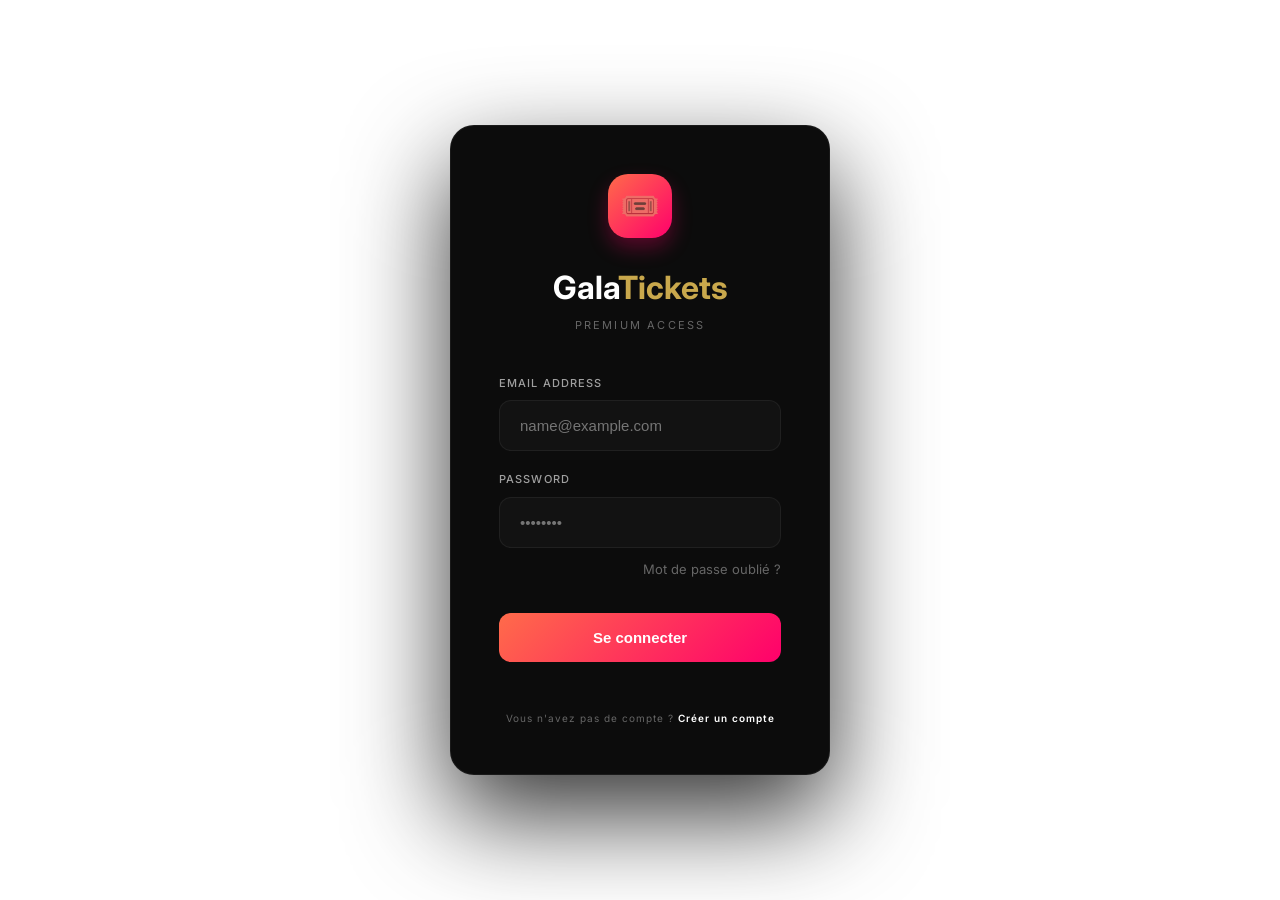
<file: login.html>
<!DOCTYPE html>
<html lang="fr">

<head>
  <meta charset="UTF-8">
  <meta name="viewport" content="width=device-width, initial-scale=1.0">
  <title>Connexion — GalaTickets</title>
  <link rel="preconnect" href="https://fonts.googleapis.com">
  <link rel="preconnect" href="https://fonts.gstatic.com" crossorigin>
  <link href="https://fonts.googleapis.com/css2?family=Inter:wght@400;500;600;700&display=swap" rel="stylesheet">
  <script src="lib/supabase.js"></script>
  <link rel="stylesheet" href="css/style.css">
</head>

<body class="auth-page">

  <div class="auth-container">
    <div class="auth-card fade-in">
      <div class="logo-area">
        <div class="premium-logo"
          style="background: var(--accent-glow); width: 64px; height: 64px; border-radius: 20px; margin: 0 auto 24px; display: flex; align-items: center; justify-content: center; box-shadow: 0 10px 20px rgba(255, 0, 107, 0.3);">
          <span style="font-size: 32px;">🎟️</span>
        </div>
        <h1>Gala<span>Tickets</span></h1>
        <p class="subtitle" style="margin-bottom: 40px; color: var(--text-muted); letter-spacing: 0.2em;">PREMIUM ACCESS
        </p>
      </div>

      <form id="login-form">
        <div class="form-group">
          <label for="email">Email address</label>
          <input type="email" id="email" required placeholder="name@example.com">
        </div>
        <div class="form-group" style="margin-bottom: 8px;">
          <label for="password">Password</label>
          <input type="password" id="password" required placeholder="••••••••">
        </div>
        <div style="text-align: right; margin-bottom: 32px;">
          <a href="#" style="color: var(--text-muted); font-size: 13px; text-decoration: none;">Mot de passe oublié
            ?</a>
        </div>
        <button type="submit" class="btn btn-primary" id="login-btn">Se connecter</button>
      </form>

      <div class="auth-footer" style="margin-top: 48px;">
        <p style="color: var(--text-muted);">Vous n'avez pas de compte ? <a href="signup.html"
            style="color: white; text-decoration: none; font-weight: 600;">Créer un compte</a></p>
      </div>
    </div>
  </div>

  <script type="module">
    import { supabase, UI } from './js/auth.js';

    const loginForm = document.getElementById('login-form');
    const loginBtn = document.getElementById('login-btn');

    // Check if already logged in
    async function checkSession() {
      const { data: { session } } = await supabase.auth.getSession();
      if (session) {
        redirectByRole(session.user.id);
      }
    }

    async function redirectByRole(userId) {
      const { data: profile, error } = await supabase
        .from('profiles')
        .select('*')
        .eq('id', userId)
        .single();

      if (error || !profile) {
        UI.notify("Erreur de profil. Contactez l'admin.", "error");
        await supabase.auth.signOut();
        return;
      }

      if (profile.actif === false) {
        UI.notify("Votre compte est en attente de validation par l'administrateur.", "warning");
        await supabase.auth.signOut();
        loginBtn.disabled = false;
        loginBtn.innerText = 'Se connecter';
        return;
      }

      const roles = {
        'admin': 'admin.html',
        'vendeur': 'vendeur.html',
        'tresoriere': 'tresoriere.html',
        'direction': 'direction.html',
        'observateur': 'direction.html'
      };

      window.location.href = roles[profile.role] || 'login.html';
    }

    loginForm.addEventListener('submit', async (e) => {
      e.preventDefault();
      loginBtn.disabled = true;
      loginBtn.innerText = 'Connexion...';

      const email = document.getElementById('email').value.trim();
      const password = document.getElementById('password').value.trim();

      const { data, error } = await supabase.auth.signInWithPassword({ email, password });

      if (error) {
        UI.notify(error.message, 'error');
        loginBtn.disabled = false;
        loginBtn.innerText = 'Se connecter';
      } else {
        redirectByRole(data.user.id);
      }
    });

    checkSession();
  </script>
</body>

</html>
</file>
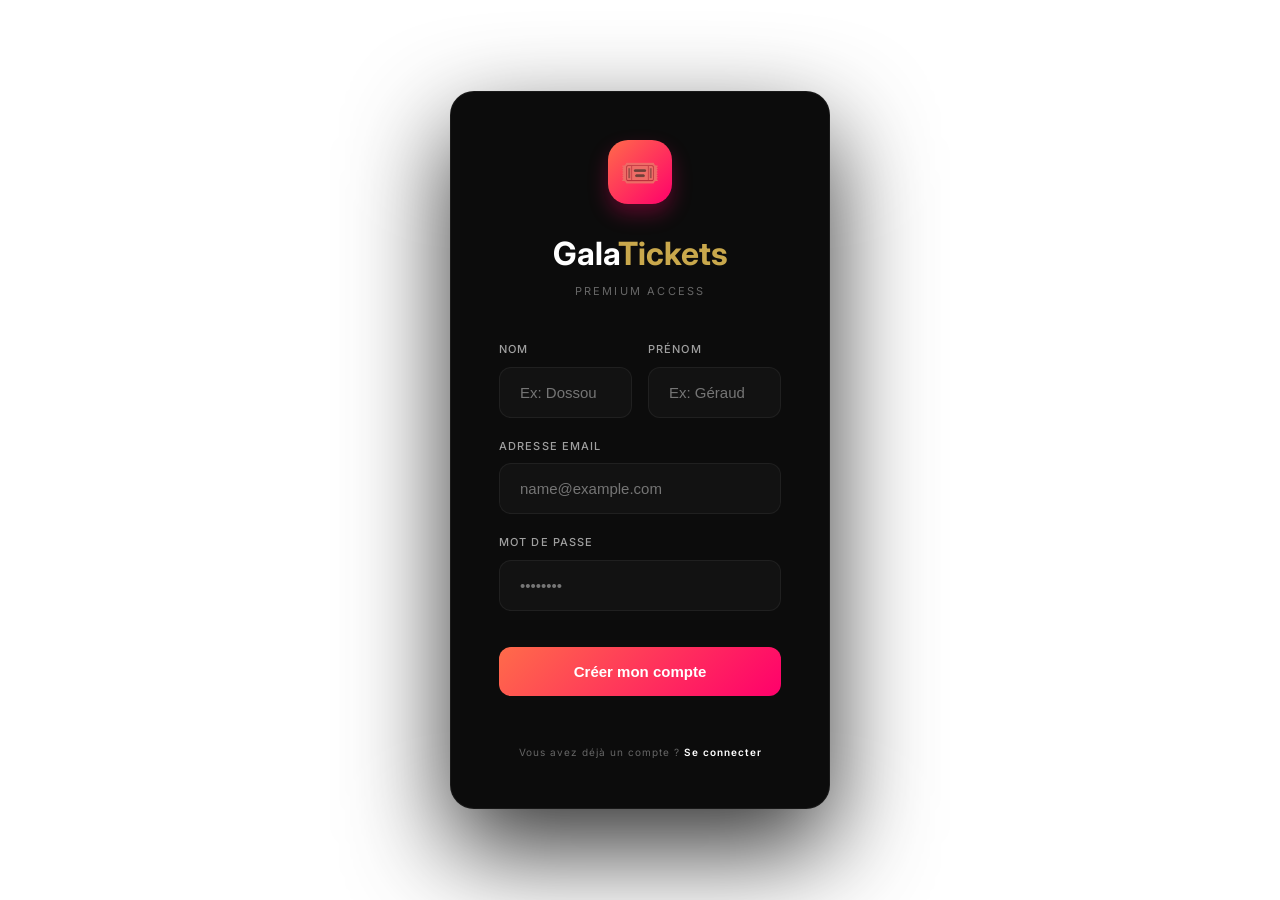
<file: signup.html>
<!DOCTYPE html>
<html lang="fr">

<head>
  <meta charset="UTF-8">
  <meta name="viewport" content="width=device-width, initial-scale=1.0">
  <title>Inscription — GalaTickets</title>
  <link rel="preconnect" href="https://fonts.googleapis.com">
  <link rel="preconnect" href="https://fonts.gstatic.com" crossorigin>
  <link href="https://fonts.googleapis.com/css2?family=Inter:wght@400;500;600;700&display=swap" rel="stylesheet">
  <script src="lib/supabase.js"></script>
  <link rel="stylesheet" href="css/style.css">
</head>

<body class="auth-page">

  <div class="auth-container">
    <div class="auth-card fade-in">
      <div class="logo-area">
        <div class="premium-logo"
          style="background: var(--accent-glow); width: 64px; height: 64px; border-radius: 20px; margin: 0 auto 24px; display: flex; align-items: center; justify-content: center; box-shadow: 0 10px 20px rgba(255, 0, 107, 0.3);">
          <span style="font-size: 32px;">🎟️</span>
        </div>
        <h1>Gala<span>Tickets</span></h1>
        <p class="subtitle" style="margin-bottom: 40px; color: var(--text-muted); letter-spacing: 0.2em;">PREMIUM ACCESS
        </p>
      </div>

      <form id="signup-form">
        <div class="form-row" style="display: grid; grid-template-columns: 1fr 1fr; gap: 16px;">
          <div class="form-group">
            <label for="nom">Nom</label>
            <input type="text" id="nom" required placeholder="Ex: Dossou">
          </div>
          <div class="form-group">
            <label for="prenom">Prénom</label>
            <input type="text" id="prenom" required placeholder="Ex: Géraud">
          </div>
        </div>
        <div class="form-group">
          <label for="email">Adresse Email</label>
          <input type="email" id="email" required placeholder="name@example.com">
        </div>
        <div class="form-group">
          <label for="password">Mot de passe</label>
          <input type="password" id="password" required placeholder="••••••••" minlength="6">
        </div>
        <button type="submit" class="btn btn-primary" id="signup-btn" style="margin-top: 16px;">Créer mon compte</button>
      </form>

      <div class="auth-footer" style="margin-top: 48px;">
        <p style="color: var(--text-muted);">Vous avez déjà un compte ? <a href="login.html"
            style="color: white; text-decoration: none; font-weight: 600;">Se connecter</a></p>
      </div>
    </div>
  </div>

  <script type="module">
    import { supabase, UI } from './js/auth.js';

    const signupForm = document.getElementById('signup-form');
    const signupBtn = document.getElementById('signup-btn');

    signupForm.addEventListener('submit', async (e) => {
      e.preventDefault();
      signupBtn.disabled = true;
      signupBtn.innerText = 'Création...';

      const email = document.getElementById('email').value.trim();
      const password = document.getElementById('password').value.trim();
      const nom = document.getElementById('nom').value.trim();
      const prenom = document.getElementById('prenom').value.trim();

      // 1. Inscription Auth (Le profil sera créé automatiquement par le trigger SQL côté Supabase)
      const { data, error: authError } = await supabase.auth.signUp({ 
        email, 
        password,
        options: {
          data: { nom, prenom }
        }
      });

      if (authError) {
        UI.notify(authError.message, 'error');
        signupBtn.disabled = false;
        signupBtn.innerText = 'Créer mon compte';
        return;
      }

      // 2. Succès
      UI.notify("Inscription réussie ! Redirection...", "success");
      setTimeout(() => window.location.href = 'login.html', 3000);
    });

  </script>
</body>

</html>
</file>
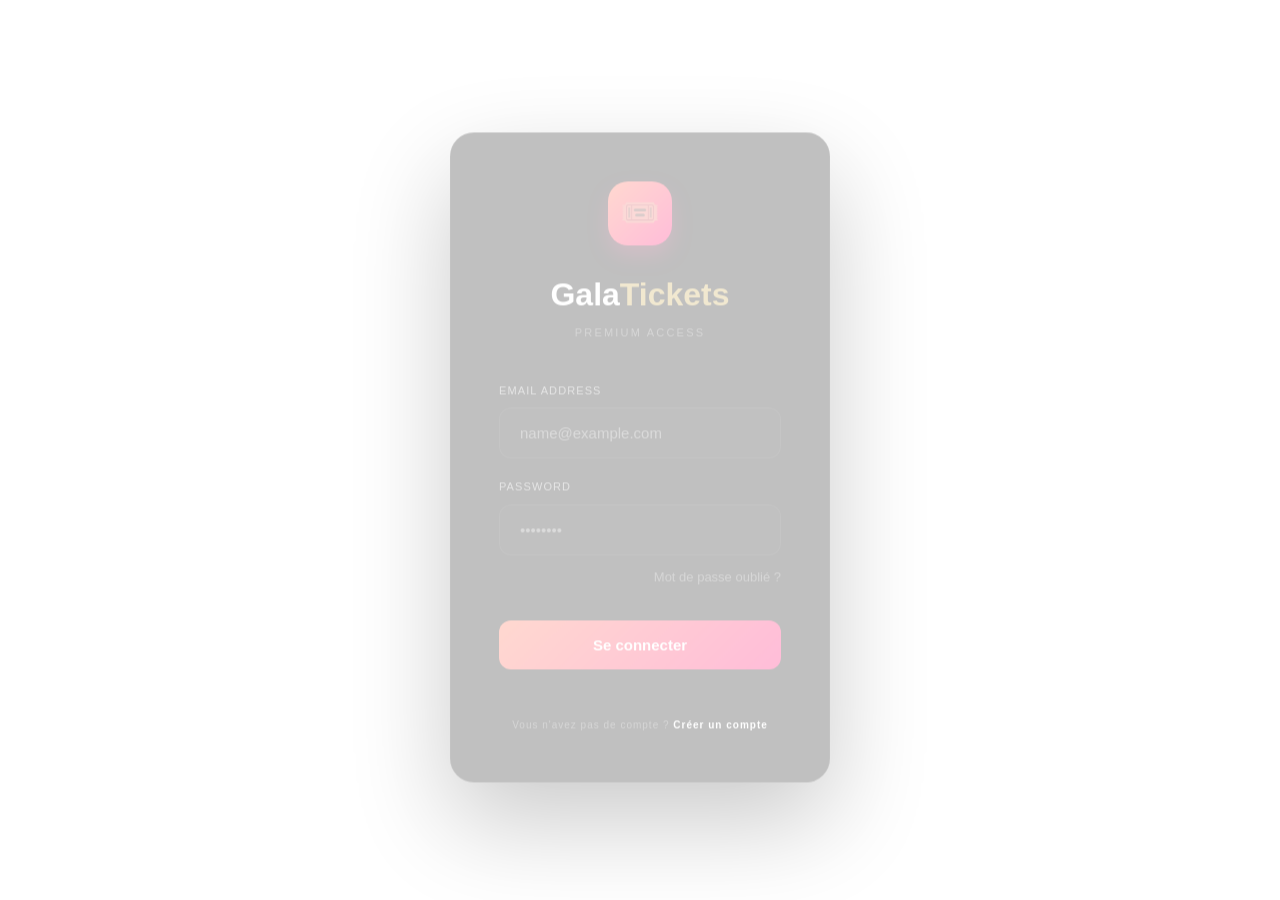
<file: tresoriere.html>
<!DOCTYPE html>
<html lang="fr">

<head>
  <meta charset="UTF-8">
  <meta name="viewport" content="width=device-width, initial-scale=1.0">
  <title>GalaTickets — Trésorière</title>
  <link rel="preconnect" href="https://fonts.googleapis.com">
  <link rel="preconnect" href="https://fonts.gstatic.com" crossorigin>
  <link
    href="https://fonts.googleapis.com/css2?family=Cormorant+Garamond:wght@400;600;700&family=DM+Sans:wght@300;400;500;700&display=swap"
    rel="stylesheet">
  <script src="lib/supabase.js"></script>
  <link rel="stylesheet" href="css/style.css">
  <style>
    /* Base styles in style.css. Page-specific overrides below. */

    .sidebar {
      border-right: 1px solid rgba(32, 200, 178, 0.1);
    }

    .sidebar-logo-title span {
      color: var(--teal);
    }

    .user-avatar {
      background: linear-gradient(135deg, var(--teal), #7af0e8);
    }

    .user-role {
      color: var(--teal);
    }

    .nav-item.active {
      background: rgba(46, 196, 182, 0.1);
      color: #7af0e8;
      border: 1px solid rgba(46, 196, 182, 0.2);
    }

    .stat-value.teal {
      color: #7af0e8;
    }

    .vendeur-card:hover {
      border-color: rgba(46, 196, 182, 0.2);
    }

    .vc-row-val.teal {
      color: #7af0e8;
    }

    .field-input:focus,
    .field-select:focus {
      border-color: var(--teal);
      background: rgba(46, 196, 182, 0.05);
    }

    .btn-primary {
      background: linear-gradient(135deg, var(--teal), #7af0e8);
    }

    .badge-teal {
      background: rgba(46, 196, 182, 0.15);
      color: #7af0e8;
    }

    .progress-fill {
      background: linear-gradient(90deg, var(--teal), #7af0e8);
    }
  </style>
</head>
</head>

<body>
  <aside class="sidebar">
    <div class="sidebar-logo" style="padding: 40px 24px; position: relative;">
      <div class="sidebar-logo-title" style="font-size: 26px; font-weight: 900; letter-spacing: -0.05em;">Gala<span
          style="color: grey; opacity: 0.5;">Tickets</span></div>
      <div class="sidebar-logo-sub" style="font-size: 11px; opacity: 0.4; letter-spacing: 0.1em;">TREASURER DASHBOARD
      </div>
      <button onclick="toggleSidebar()"
        style="position: absolute; right: 12px; top: 32px; background: none; border: none; font-size: 20px; color: var(--text-muted); cursor: pointer;">
        ◀
      </button>
    </div>

    <div class="sidebar-user" style="padding: 0 24px 32px;">
      <div
        style="background: var(--bg-card-light); padding: 16px; border-radius: 20px; border: 1px solid var(--border-gray); display: flex; align-items: center; gap: 12px; width: 100%;">
        <div class="user-avatar" id="userInitials"
          style="width: 40px; height: 40px; border-radius: 12px; background: var(--accent-blue); color: white; border: none; font-size: 14px;">
          --</div>
        <div class="user-info">
          <div class="user-name" id="userName" style="font-size: 14px; font-weight: 700;">Chargement...</div>
          <div class="user-role" style="font-size: 10px; opacity: 0.5;">TRÉSORIÈRE</div>
        </div>
      </div>
    </div>

    <nav class="nav" style="padding: 0 16px;">
      <button class="nav-item active" onclick="showView('dashboard', this)" style="margin-bottom: 8px;">
        <span class="nav-icon">📈</span> Analytiques
      </button>
      <button class="nav-item" onclick="showView('versement', this)" style="margin-bottom: 8px;">
        <span class="nav-icon">💵</span> Encaisser
      </button>
      <button class="nav-item" onclick="showView('historique', this)" style="margin-bottom: 8px;">
        <span class="nav-icon">📋</span> Historique
      </button>
      <button class="nav-item" onclick="showView('nouveau', this)" style="margin-bottom: 8px;">
        <span class="nav-icon">🎟️</span> Vendre Ticket
      </button>
    </nav>

    <div class="sidebar-bottom" style="padding: 24px 16px;">
      <button class="btn-logout" onclick="logout()"
        style="background: var(--bg-card-light); border: 1px solid var(--border-gray); color: var(--text-muted); border-radius: 16px; width: 100%; height: 44px; display: flex; align-items: center; justify-content: center; gap: 10px; cursor: pointer;">
        <span>🚪</span> Déconnexion
      </button>
    </div>
  </aside>

  <button class="sidebar-toggle" onclick="toggleSidebar()">
    <span>☰</span>
  </button>

  <main class="main-content">

    <!-- DASHBOARD -->
    <div class="view active" id="view-dashboard">
      <div class="page-header" style="margin-bottom: 40px;">
        <h1 class="page-title">Analytiques</h1>
        <p class="page-sub">Suivi global de la performance financière.</p>
      </div>

      <div class="stats-grid" style="margin-bottom: 40px;">
        <div class="stat-card">
          <div class="stat-label">Caisse Totale</div>
          <div class="stat-value" id="stat-total-caisse" style="color: var(--accent-green); font-size: 24px;">—</div>
          <div class="stat-sub">Versements encaissés</div>
        </div>
        <div class="stat-card">
          <div class="stat-label">Ventes Théoriques</div>
          <div class="stat-value" id="stat-valeur-vendue" style="font-size: 24px;">—</div>
          <div class="stat-sub">Total des ventes</div>
        </div>
        <div class="stat-card">
          <div class="stat-label">Reste à Recouvrer</div>
          <div class="stat-value" id="stat-reste-du" style="color: var(--accent-glow); background: var(--accent-glow);            -webkit-background-clip: text;
            background-clip: text;
 -webkit-text-fill-color: transparent; font-size: 24px;">
            —</div>
          <div class="stat-sub">Chez les vendeurs</div>
        </div>
        <div class="stat-card">
          <div class="stat-label">Vendeurs</div>
          <div class="stat-value" id="stat-vendeurs" style="font-size: 24px;">—</div>
          <div class="stat-sub">Effectif actif</div>
        </div>
      </div>

      <div style="margin-bottom: 24px; display: flex; justify-content: space-between; align-items: center;">
        <h2 style="font-size: 20px; font-weight: 700;">Bilan par vendeur</h2>
      </div>
      <div class="responsive-grid" id="vendeurs-grid" style="gap: 20px;">
      </div>
    </div>

    <!-- VERSEMENT -->
    <div class="view" id="view-versement">
      <div class="page-header" style="margin-bottom: 40px;">
        <h1 class="page-title">Enregistrer un versement</h1>
        <p class="page-sub">Le vendeur vous remet les encaissements collectés.</p>
      </div>
      <div class="form-card"
        style="background: var(--bg-card); border: 1px solid var(--border-gray); border-radius: var(--radius-lg); padding: 40px; max-width: 600px;">
        <div class="field-group" style="margin-bottom: 24px;">
          <label class="field-label"
            style="display: block; font-size: 13px; color: var(--text-muted); margin-bottom: 8px;">Vendeur *</label>
          <select class="field-select" id="v-vendeur" onchange="updateSolde()"
            style="width: 100%; background: var(--bg-card-light); border: 1px solid var(--border-gray); color: white; padding: 16px; border-radius: var(--radius-sm); outline: none;">
            <option value="">-- Sélectionner un vendeur --</option>
          </select>
        </div>

        <div id="solde-info"
          style="display:none; background: rgba(255,255,255,0.02); border-radius: 20px; padding: 24px; margin-bottom: 32px; border: 1px solid var(--border-gray);">
          <div class="responsive-grid" style="gap: 20px;">
            <div>
              <div style="font-size: 11px; color: var(--text-muted); text-transform: uppercase;">Total attendu</div>
              <div style="font-size: 20px; font-weight: 800; color: white;" id="si-du">—</div>
            </div>
            <div>
              <div style="font-size: 11px; color: var(--text-muted); text-transform: uppercase;">Déjà versé</div>
              <div style="font-size: 20px; font-weight: 800; color: var(--accent-green);" id="si-verse">—</div>
            </div>
            <div style="grid-column: span 2; padding-top: 12px; border-top: 1px solid var(--border-gray);">
              <div style="font-size: 11px; color: var(--text-muted); text-transform: uppercase;">Solde restant à
                percevoir</div>
              <div style="font-size: 24px; font-weight: 900; color: var(--accent-glow);" id="si-reste">—</div>
            </div>
          </div>
        </div>

        <div class="field-group" style="margin-bottom: 20px;">
          <label class="field-label"
            style="display: block; font-size: 13px; color: var(--text-muted); margin-bottom: 8px;">Montant reçu (F CFA)
            *</label>
          <input class="field-input" id="v-montant" type="number" placeholder="0" min="1">
        </div>
        <div class="field-group" style="margin-bottom: 32px;">
          <label class="field-label"
            style="display: block; font-size: 13px; color: var(--text-muted); margin-bottom: 8px;">Note ou
            Commentaire</label>
          <input class="field-input" id="v-note" placeholder="Ex: Versement partiel, cash...">
        </div>

        <button class="btn btn-primary" id="btn-verser" onclick="enregistrerVersement()" style="width: 100%;">
          💵 Valider l'encaissement
        </button>
      </div>
    </div>

    <!-- HISTORIQUE -->
    <!-- ── NOUVEAU TICKET (Intégré pour Trésorière) ── -->
    <div class="view" id="view-nouveau">
      <div class="page-header" style="margin-bottom: 40px;">
        <h1 class="page-title">Vente de ticket</h1>
        <p class="page-sub">Enregistrez un nouvel acheteur (Accès Trésorière).</p>
      </div>

      <div class="form-card"
        style="background: var(--bg-card); border: 1px solid var(--border-gray); border-radius: 24px; padding: 32px;">
        <div class="form-grid" style="display: grid; grid-template-columns: 1fr 1fr; gap: 24px;">
          <div class="field-group full" style="grid-column: span 2;">
            <label class="field-label" style="display: block; font-size: 13px; color: var(--text-muted); margin-bottom: 8px;">Numéro Ticket (Optionnel pour Royal)</label>
            <input class="field-input" id="nt-numero" placeholder="Ex: G-001, P-042..." style="width:100%; background:var(--bg-card-light); border:1px solid var(--border-gray); color:var(--accent-magenta); padding:12px; border-radius:12px; font-weight:800;">
          </div>
          <div class="field-group">
            <label class="field-label" style="display: block; font-size: 13px; color: var(--text-muted); margin-bottom: 8px;">Prénom *</label>
            <input class="field-input" id="nt-prenom" style="width:100%; background:var(--bg-card-light); border:1px solid var(--border-gray); color:white; padding:12px; border-radius:12px;">
          </div>
          <div class="field-group">
            <label class="field-label" style="display: block; font-size: 13px; color: var(--text-muted); margin-bottom: 8px;">Nom *</label>
            <input class="field-input" id="nt-nom" style="width:100%; background:var(--bg-card-light); border:1px solid var(--border-gray); color:white; padding:12px; border-radius:12px;">
          </div>
          <div class="field-group">
            <label class="field-label" style="display: block; font-size: 13px; color: var(--text-muted); margin-bottom: 8px;">WhatsApp *</label>
            <input class="field-input" id="nt-tel" placeholder="+229 01 XX XX XX" style="width:100%; background:var(--bg-card-light); border:1px solid var(--border-gray); color:white; padding:12px; border-radius:12px;">
          </div>
          <div class="field-group">
            <label class="field-label" style="display: block; font-size: 13px; color: var(--text-muted); margin-bottom: 8px;">Filière</label>
            <input class="field-input" id="nt-filiere" style="width:100%; background:var(--bg-card-light); border:1px solid var(--border-gray); color:white; padding:12px; border-radius:12px;">
          </div>
          <div class="field-group">
            <label class="field-label" style="display: block; font-size: 13px; color: var(--text-muted); margin-bottom: 8px;">Public *</label>
            <select class="field-select" id="nt-public" onchange="updateTypes()" style="width:100%; background:var(--bg-card-light); border:1px solid var(--border-gray); color:white; padding:12px; border-radius:12px;">
              <option value="">-- Choisir --</option>
              <option value="etudiant">Interne (Étudiants/Staff)</option>
              <option value="administration">Administration / Invités</option>
              <option value="externe">Externe</option>
            </select>
          </div>
          <div class="field-group">
            <label class="field-label" style="display: block; font-size: 13px; color: var(--text-muted); margin-bottom: 8px;">Type *</label>
            <select class="field-select" id="nt-type" onchange="updatePrix()" style="width:100%; background:var(--bg-card-light); border:1px solid var(--border-gray); color:white; padding:12px; border-radius:12px;">
              <option value="">-- Choisir --</option>
            </select>
          </div>
          
          <div class="field-group">
            <label class="field-label" style="display: block; font-size: 13px; color: var(--accent-amber); margin-bottom: 8px;">Réduction (CFA)</label>
            <input class="field-input" id="nt-reduction" type="number" placeholder="0" oninput="updatePrixFinal()" style="width:100%; background:var(--bg-card-light); border:1px solid var(--border-gray); color:white; padding:12px; border-radius:12px;">
          </div>
          <div class="field-group">
            <label class="field-label" style="display: block; font-size: 13px; color: var(--accent-amber); margin-bottom: 8px;">Source Réduc.</label>
            <select class="field-select" id="nt-source-reduc" style="width:100%; background:var(--bg-card-light); border:1px solid var(--border-gray); color:white; padding:12px; border-radius:12px;">
              <option value="">-- Aucune --</option>
              <option value="bde">Organisation BDE</option>
              <option value="administration">Administration</option>
            </select>
          </div>

          <div class="field-group" style="padding-top: 10px;">
            <label class="field-label" style="display: block; font-size: 13px; color: var(--text-muted); margin-bottom: 8px;">Prix Final</label>
            <div id="nt-prix" style="font-size: 20px; font-weight: 800; color: var(--accent-blue);">0 F CFA</div>
          </div>
          <div class="field-group" style="padding-top: 10px;">
            <label class="field-label" style="display: block; font-size: 13px; color: var(--text-muted); margin-bottom: 8px;">Versé (Acompte) *</label>
            <input class="field-input" id="nt-verse" type="number" placeholder="0" oninput="updateReste()" style="width:100%; background:var(--bg-card-light); border:1px solid var(--border-gray); color:white; padding:12px; border-radius:12px;">
          </div>
          
          <div class="field-group full" style="grid-column: span 2; background: rgba(255,255,255,0.03); padding: 20px; border-radius: 16px;">
            <label class="field-label" style="display: block; font-size: 13px; color: var(--text-muted); margin-bottom: 8px;">Reste à payer</label>
            <div id="nt-reste" style="font-size: 28px; font-weight: 900; color: var(--accent-amber);">0 F CFA</div>
          </div>
        </div>
        <div style="margin-top: 32px; display: flex; gap: 16px;">
          <button class="btn" onclick="enregistrerTicketAdmin()" style="flex: 1; background: var(--gold); color: black; font-weight: 800; padding: 14px; border-radius: 12px; border: none; cursor: pointer;">🎟️ Confirmer la vente</button>
          <button class="btn" id="btn-reset-vente" style="background: var(--bg-card-light); border: 1px solid var(--border-gray); color: var(--text-muted); padding: 14px; border-radius: 12px; cursor: pointer;">Réinitialiser</button>
        </div>
      </div>
    </div>
      <div class="page-header" style="margin-bottom: 40px;">
        <h1 class="page-title">Historique des versements</h1>
        <p class="page-sub">Journal complet des entrées en caisse.</p>
      </div>

      <div class="table-wrap"
        style="background: var(--bg-card); border-radius: 24px; border: 1px solid var(--border-gray); overflow: hidden;">
        <table style="width: 100%; border-collapse: collapse;">
          <thead>
            <tr style="background: var(--bg-card-light);">
              <th
                style="padding: 20px; text-align: left; font-size: 12px; color: var(--text-muted); text-transform: uppercase;">
                Date</th>
              <th
                style="padding: 20px; text-align: left; font-size: 12px; color: var(--text-muted); text-transform: uppercase;">
                Vendeur</th>
              <th
                style="padding: 20px; text-align: left; font-size: 12px; color: var(--text-muted); text-transform: uppercase;">
                Montant</th>
              <th
                style="padding: 20px; text-align: left; font-size: 12px; color: var(--text-muted); text-transform: uppercase;">
                Note</th>
              <th
                style="padding: 20px; text-align: left; font-size: 12px; color: var(--text-muted); text-transform: uppercase;">
                Perçu par</th>
              <th
                style="padding: 20px; text-align: left; font-size: 12px; color: var(--text-muted); text-transform: uppercase;">
                Statut</th>
              <th
                style="padding: 20px; text-align: right; font-size: 12px; color: var(--text-muted); text-transform: uppercase;">
                Action</th>
            </tr>
          </thead>
          <tbody id="tbody-historique"></tbody>
        </table>
      </div>
    </div>

  </main>

  <div class="toast" id="toast"></div>

  <script type="module">
    import { supabase, Auth, UI } from './js/auth.js';

    window.supabase = supabase;
    window.UI = UI;
    const sb = supabase;

    let currentUser = null;
    let bilanVendeurs = [];
    let vendeursList = [];

    document.addEventListener('DOMContentLoaded', async () => {
      const result = await Auth.requireAuth('tresoriere');
      if (!result) return;

      const { session, profile } = result;
      currentUser = { ...profile, uid: session.user.id };
      document.getElementById('userInitials').textContent = (profile.prenom[0] + profile.nom[0]).toUpperCase();
      document.getElementById('userName').textContent = profile.prenom + ' ' + profile.nom;
      await chargerDonnees();
    });

    async function chargerDonnees() {
      // Bilan vendeurs via vue
      const { data: bilan } = await sb.from('v_bilan_distributions').select('*');
      bilanVendeurs = bilan || [];

      // Vendeurs liste pour select
      const { data: vends } = await sb.from('profiles').select('id,nom,prenom,role').in('role', ['vendeur','admin','comite']).eq('actif', true);
      vendeursList = vends || [];

      // Historique versements
      const { data: hist } = await sb.from('versements_caisse')
        .select('*, vendeur:profiles!versements_caisse_vendeur_id_fkey(nom,prenom), tres:profiles!versements_caisse_tresoriere_id_fkey(nom,prenom)')
        .order('created_at', { ascending: false });

      renderDashboard();
      renderSelectVendeurs();
      renderHistorique(hist || []);
    }

    function renderDashboard() {
      const totalCaisse = bilanVendeurs.reduce((s, v) => s + (v.verse_a_tresoriere || 0), 0);
      const valeurVendue = bilanVendeurs.reduce((s, v) => s + (v.montant_du || 0), 0);
      const resteDu = valeurVendue - totalCaisse;

      document.getElementById('stat-total-caisse').textContent = fmtMoney(totalCaisse);
      document.getElementById('stat-valeur-vendue').textContent = fmtMoney(valeurVendue);
      document.getElementById('stat-reste-du').textContent = fmtMoney(Math.max(0, resteDu));
      document.getElementById('stat-vendeurs').textContent = bilanVendeurs.length;

      const grid = document.getElementById('vendeurs-grid');
      if (!bilanVendeurs.length) {
        grid.innerHTML = `<div class="empty-state" style="grid-column: 1/-1; padding: 60px; text-align: center; background: var(--bg-card); border-radius: 24px; border: 1px dashed var(--border-gray);"><div class="empty-icon" style="font-size: 40px; margin-bottom: 16px;">👥</div><div class="empty-text" style="color: var(--text-muted); font-size: 16px;">Aucun vendeur enregistré</div></div>`;
        return;
      }
      grid.innerHTML = bilanVendeurs.map(v => {
        const du = v.montant_du || 0;
        const verse = v.verse_a_tresoriere || 0;
        const reste = Math.max(0, du - verse);
        const pct = du > 0 ? Math.min(100, Math.round(verse / du * 100)) : 0;
        return `
        <div class="vendeur-card" style="background: var(--bg-card); border: 1px solid var(--border-gray); border-radius: 28px; padding: 24px; transition: var(--transition);">
            <div style="display: flex; align-items: center; gap: 16px; margin-bottom: 24px;">
                <div style="width: 52px; height: 52px; border-radius: 16px; background: var(--bg-card-light); display: flex; align-items: center; justify-content: center; font-weight: 800; font-size: 18px; color: white; border: 1px solid var(--border-gray);">
                    ${v.vendeur.split(' ').map(n => n[0]).join('').toUpperCase()}
                </div>
                <div>
                    <div style="font-weight: 700; font-size: 16px; color: var(--text-primary);">${v.vendeur}</div>
                    <div style="font-size: 12px; color: var(--text-muted); opacity: 0.7;">${v.total_vendus} tickets vendus</div>
                </div>
                <div style="margin-left: auto;">
                    <div style="font-size: 11px; font-weight: 700; color: ${pct === 100 ? 'var(--accent-green)' : 'var(--accent-amber)'}; background: ${pct === 100 ? 'rgba(0, 230, 118, 0.1)' : 'rgba(255, 193, 7, 0.1)'}; padding: 4px 10px; border-radius: 20px;">
                        ${pct}% versé
                    </div>
                </div>
            </div>
            
            <div style="display: grid; grid-template-columns: 1fr 1fr; gap: 16px; margin-bottom: 20px;">
                <div style="background: rgba(255,255,255,0.02); padding: 12px; border-radius: 14px;">
                    <div style="font-size: 10px; color: var(--text-muted); text-transform: uppercase;">A verser</div>
                    <div style="font-weight: 700; font-size: 15px;">${fmtMoney(du)}</div>
                </div>
                <div style="background: rgba(255,255,255,0.02); padding: 12px; border-radius: 14px;">
                    <div style="font-size: 10px; color: var(--text-muted); text-transform: uppercase;">Reçu</div>
                    <div style="font-weight: 700; font-size: 15px; color: var(--accent-green);">${fmtMoney(verse)}</div>
                </div>
            </div>

            <div style="margin-bottom: 8px; display: flex; justify-content: space-between; align-items: center;">
                <span style="font-size: 11px; color: var(--text-muted);">Progression du recouvrement</span>
                <span style="font-size: 12px; font-weight: 700; color: ${reste > 0 ? 'var(--accent-glow)' : 'white'};">
                    ${reste > 0 ? 'Reste ' + fmtMoney(reste) : 'Terminé'}
                </span>
            </div>
            <div style="height: 6px; background: var(--bg-card-light); border-radius: 10px; overflow: hidden;">
                <div style="height: 100%; width: ${pct}%; background: ${pct === 100 ? 'var(--accent-green)' : 'var(--accent-glow)'}; border-radius: 10px; transition: width 1s cubic-bezier(0.4, 0, 0.2, 1);"></div>
            </div>
        </div>`;
      }).join('');
    }

    function renderSelectVendeurs() {
      const sel = document.getElementById('v-vendeur');
      sel.innerHTML = '<option value="">-- Sélectionner un vendeur --</option>';
      vendeursList.forEach(v => {
        sel.innerHTML += `<option value="${v.id}">${v.prenom} ${v.nom} (${v.role})</option>`;
      });
    }

    function updateSolde() {
      const id = document.getElementById('v-vendeur').value;
      const info = document.getElementById('solde-info');
      if (!id) { info.style.display = 'none'; return; }
      const bilan = bilanVendeurs.find(b => b.vendeur_id === id);
      if (!bilan) { info.style.display = 'none'; return; }
      const du = bilan.montant_du || 0;
      const verse = bilan.verse_a_tresoriere || 0;
      const reste = Math.max(0, du - verse);
      document.getElementById('si-du').textContent = fmtMoney(du);
      document.getElementById('si-verse').textContent = fmtMoney(verse);
      document.getElementById('si-reste').textContent = fmtMoney(reste);
      info.style.display = 'block';
    }

    // UTILS
    function fmtMoney(n) { return (n || 0).toLocaleString('fr-FR') + ' F'; }
    function fmtDate(d) { return new Date(d).toLocaleDateString('fr-FR', { day: '2-digit', month: 'short', year: 'numeric', hour: '2-digit', minute: '2-digit' }); }
    function fmtDateShort(d) { return new Date(d).toLocaleDateString('fr-FR', { day: '2-digit', month: '2-digit' }); }
    function showToast(msg, type = 'success') {
      const t = document.getElementById('toast');
      if (!t) return;
      t.textContent = msg; t.className = `toast ${type} show`;
      setTimeout(() => t.classList.remove('show'), 3500);
    }

    // NAVIGATION
    function toggleSidebar() {
      document.body.classList.toggle('sidebar-hidden');
    }
    window.toggleSidebar = toggleSidebar;

    function showView(name, btn) {
      document.querySelectorAll('.view').forEach(v => v.classList.remove('active'));
      document.querySelectorAll('.nav-item').forEach(i => i.classList.remove('active'));
      const target = document.getElementById(`view-${name}`);
      if (target) target.classList.add('active');
      if (btn) btn.classList.add('active');
    }

    async function enregistrerVersement() {
      const vendeurId = document.getElementById('v-vendeur').value;
      const montant = parseInt(document.getElementById('v-montant').value);
      const note = document.getElementById('v-note').value.trim();
      if (!vendeurId || !montant || montant <= 0) {
        showToast('⚠️ Remplissez tous les champs obligatoires.', 'error'); return;
      }
      const btn = document.getElementById('btn-verser');
      btn.disabled = true; btn.textContent = '⏳...';
      try {
        await sb.from('versements_caisse').insert({
          vendeur_id: vendeurId, montant,
          tresoriere_id: currentUser.uid,
          note: note || null,
        });
        showToast(`✅ Versement de ${fmtMoney(montant)} enregistré !`, 'success');
        document.getElementById('v-vendeur').value = '';
        document.getElementById('v-montant').value = '';
        document.getElementById('v-note').value = '';
        document.getElementById('solde-info').style.display = 'none';
        await chargerDonnees();
      } catch (e) {
        UI.notify('❌ Erreur : ' + (e.message || "Action échouée"), 'error');
      }
      btn.disabled = false; btn.innerHTML = '💵 Enregistrer le versement';
    }

    function renderHistorique(data) {
      const tbody = document.getElementById('tbody-historique');
      if (!data.length) {
        tbody.innerHTML = `<tr><td colspan="7" style="padding: 40px; text-align: center; color: var(--text-muted);">Aucun versement enregistré</td></tr>`;
        return;
      }
      tbody.innerHTML = data.map(v => `
        <tr style="border-bottom: 1px solid var(--border-gray); ${v.statut === 'annule' ? 'opacity: 0.5;' : ''}">
          <td style="padding: 20px; font-size: 14px; color: var(--text-muted); ${v.statut === 'annule' ? 'text-decoration: line-through;' : ''}">${fmtDate(v.created_at)}</td>
          <td style="padding: 20px; font-weight: 600; ${v.statut === 'annule' ? 'text-decoration: line-through;' : ''}">${v.vendeur ? v.vendeur.prenom + ' ' + v.vendeur.nom : '—'}</td>
          <td style="padding: 20px;"><strong style="color: ${v.statut === 'annule' ? 'var(--text-muted)' : 'var(--accent-green)'}; font-size: 15px; ${v.statut === 'annule' ? 'text-decoration: line-through;' : ''}">${fmtMoney(v.montant)}</strong></td>
          <td style="padding: 20px; font-size: 14px; color: var(--text-muted);">${v.note || '—'}</td>
          <td style="padding: 20px; font-size: 14px; color: var(--text-muted);">${v.tres ? v.tres.prenom + ' ' + v.tres.nom : '—'}</td>
          <td style="padding: 20px; font-size: 14px;">
            <span style="padding: 4px 10px; border-radius: 12px; font-size: 11px; font-weight: 700; ${v.statut === 'annule' ? 'background: rgba(255, 0, 0, 0.1); color: #ff5252;' : 'background: rgba(0, 230, 118, 0.1); color: var(--accent-green);'}">
              ${v.statut === 'annule' ? 'Annulé' : 'Valide'}
            </span>
          </td>
          <td style="padding: 20px; text-align: right;">
            ${v.statut === 'valide' ? `<button onclick="annulerVersement('${v.id}')" style="background: rgba(255, 0, 0, 0.1); color: #ff5252; border: 1px solid #ff5252; padding: 6px 16px; border-radius: 8px; cursor: pointer; font-size: 12px; font-weight: 600; transition: var(--transition);" onmouseover="this.style.background='#ff5252'; this.style.color='white'" onmouseout="this.style.background='rgba(255, 0, 0, 0.1)'; this.style.color='#ff5252'">✖ Annuler</button>` : '—'}
          </td>
        </tr>`).join('');
    }

    async function annulerVersement(id) {
      if (!confirm("Voulez-vous vraiment annuler ce versement ? Cette action est irréversible (le solde sera mis à jour).")) return;
      try {
        const { error } = await sb.from('versements_caisse').update({ statut: 'annule' }).eq('id', id);
        if (error) throw error;
        showToast('✅ Versement annulé avec succès.', 'success');
        await chargerDonnees();
      } catch (err) {
        UI.notify("❌ Erreur lors de l'annulation", "error");
        console.error(err);
      }
    }

    // Expose
    window.showView = showView;
    window.logout = () => Auth.logout();
    window.showToast = (m, t) => UI.notify(m, t === 'error' ? 'error' : 'success');
    window.updateSolde = updateSolde;
    // Association event
    window.enregistrerVersement = enregistrerVersement;
    window.annulerVersement = annulerVersement;

    // ── LOGIQUE DE VENTE (Intégré pour Trésorière) ──
    const PRIX = {
      etudiant: { gold_int: 10000, plat_int: 12000, diam_int: 15000 },
      administration: { royal: 25000 },
      externe: { gold_ext: 15000, diam_ext: 20000 }
    };
    const TICKETS_CONFIG = {
      etudiant: [ { v: 'gold_int', l: 'Gold Int. (10k)' }, { v: 'plat_int', l: 'Plat. Int. (12k)' }, { v: 'diam_int', l: 'Diam. Int. (15k)' } ],
      administration: [ { v: 'royal', l: 'Royal (25k)' } ],
      externe: [ { v: 'gold_ext', l: 'Gold Ext. (15k)' }, { v: 'diam_ext', l: 'Diam. Ext. (20k)' } ]
    };

    window.updateTypes = function() {
      const pub = document.getElementById('nt-public').value;
      const sel = document.getElementById('nt-type');
      sel.innerHTML = '<option value="">-- Choisir --</option>';
      if (pub && TICKETS_CONFIG[pub]) {
        TICKETS_CONFIG[pub].forEach(t => { sel.innerHTML += `<option value="${t.v}">${t.l}</option>`; });
      }
      window.updatePrixFinal();
    };

    window.updatePrixFinal = function() {
      const pub = document.getElementById('nt-public').value;
      const type = document.getElementById('nt-type').value;
      const reduc = parseInt(document.getElementById('nt-reduction').value) || 0;
      let final = 0;
      if (pub && type && PRIX[pub]) final = Math.max(0, PRIX[pub][type] - reduc);
      document.getElementById('nt-prix').textContent = final > 0 ? fmtMoney(final) : '— F CFA';
      window.updateReste();
    };
    window.updatePrix = window.updatePrixFinal;

    window.updateReste = function() {
      const pub = document.getElementById('nt-public').value;
      const type = document.getElementById('nt-type').value;
      const verse = parseInt(document.getElementById('nt-verse').value) || 0;
      const reduc = parseInt(document.getElementById('nt-reduction').value) || 0;
      if (pub && type && PRIX[pub]) {
        const prix_final = Math.max(0, PRIX[pub][type] - reduc);
        const reste = Math.max(0, prix_final - verse);
        document.getElementById('nt-reste').textContent = fmtMoney(reste);
      } else {
        document.getElementById('nt-reste').textContent = '— F CFA';
      }
    };

    async function enregistrerTicketAdmin() {
      const numero = document.getElementById('nt-numero').value.trim();
      const prenom = document.getElementById('nt-prenom').value.trim();
      const nom = document.getElementById('nt-nom').value.trim();
      const tel = document.getElementById('nt-tel').value.trim();
      const filiere = document.getElementById('nt-filiere').value.trim();
      const pub = document.getElementById('nt-public').value;
      const type = document.getElementById('nt-type').value;
      const verse = parseInt(document.getElementById('nt-verse').value) || 0;
      const reduc = parseInt(document.getElementById('nt-reduction').value) || 0;
      const sourceReduc = document.getElementById('nt-source-reduc').value || null;

      if (!prenom || !nom || !tel || !pub || !type) { showToast('⚠️ Champs obligatoires manquants.', 'error'); return; }
      if (reduc > 0 && !sourceReduc) { showToast('⚠️ Source de réduction requise.', 'error'); return; }
      if (type !== 'royal' && !numero) { showToast('⚠️ Numéro de ticket requis.', 'error'); return; }

      try {
        const distData = {
           numero_ticket: numero || null, type_ticket: type, acheteur_nom: nom, acheteur_prenom: prenom,
           acheteur_filiere: filiere, acheteur_whatsapp: tel, prix_unitaire: PRIX[pub][type], 
           reduction: reduc, source_reduction: reduc > 0 ? sourceReduc : null, montant_paye: verse,
           distribue_par: currentUser.uid
        };
        await API.distribuerTicket(distData);
        showToast('✅ Ticket enregistré avec succès !', 'success');
        resetFormVente();
        await chargerDonnees();
      } catch (e) {
        showToast('❌ Erreur : ' + (e.message || "Erreur lors de l'enregistrement"), 'error');
      }
    }

    function resetFormVente() {
      ['nt-numero', 'nt-prenom', 'nt-nom', 'nt-tel', 'nt-filiere', 'nt-verse', 'nt-reduction'].forEach(id => {
        const el = document.getElementById(id); if(el) el.value = '';
      });
      document.getElementById('nt-public').value = '';
      document.getElementById('nt-source-reduc').value = '';
      document.getElementById('nt-type').innerHTML = '<option value="">-- Choisir --</option>';
      document.getElementById('nt-prix').textContent = '— F CFA';
      document.getElementById('nt-reste').textContent = '— F CFA';
    }

    // Association event reset
    const rBtn = document.getElementById('btn-reset-vente');
    if(rBtn) rBtn.onclick = resetFormVente;
    window.enregistrerTicketAdmin = enregistrerTicketAdmin;
    window.resetFormVente = resetFormVente;
    window.showToast = (m, t) => showToast(m, t === 'error' ? 'error' : 'success');
  </script>
</body>

</html>
</file>
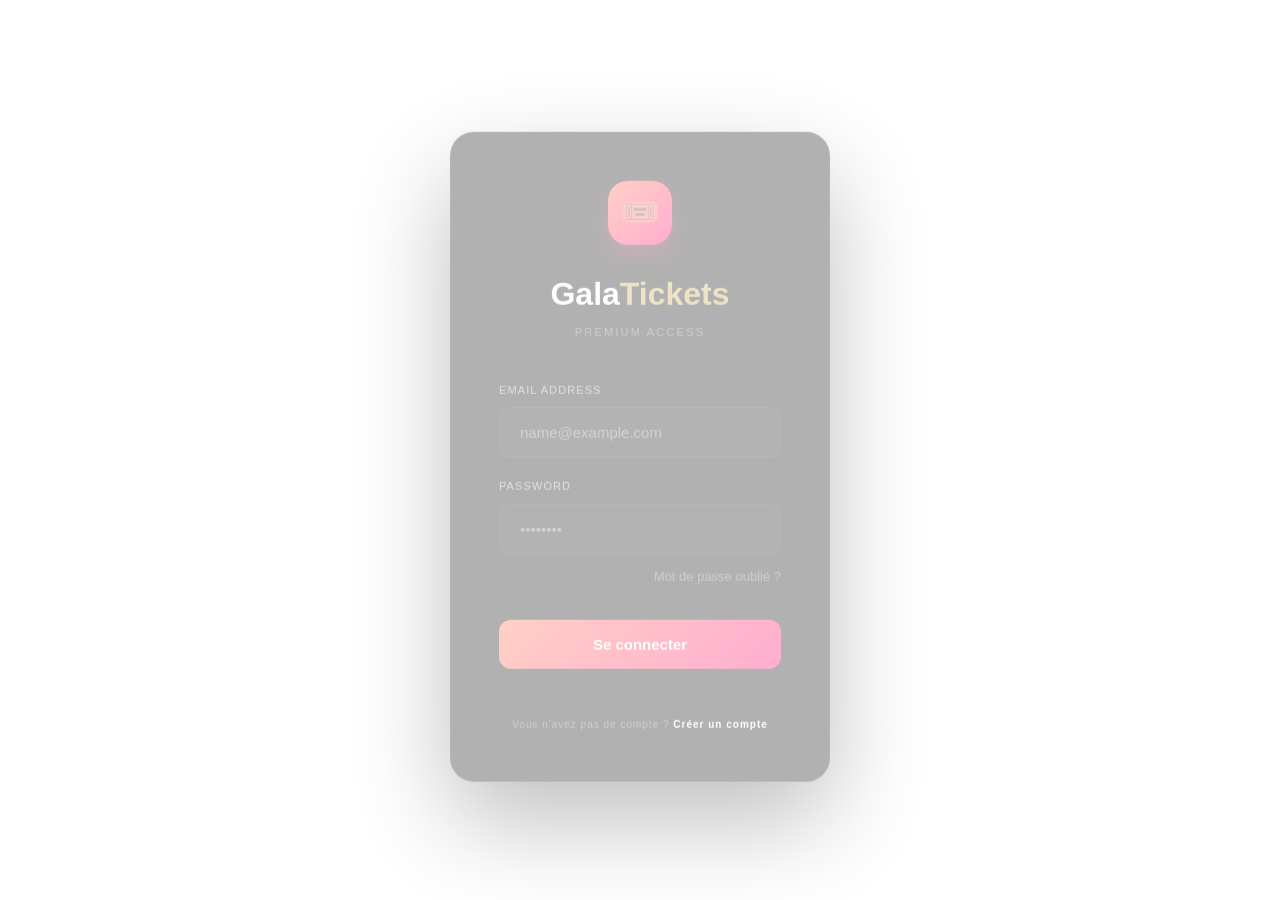
<file: vendeur.html>
<!DOCTYPE html>
<html lang="fr">

<head>
  <meta charset="UTF-8">
  <meta name="viewport" content="width=device-width, initial-scale=1.0">
  <title>GalaTickets — Vendeur</title>
  <link rel="preconnect" href="https://fonts.googleapis.com">
  <link rel="preconnect" href="https://fonts.gstatic.com" crossorigin>
  <link
    href="https://fonts.googleapis.com/css2?family=Cormorant+Garamond:ital,wght@0,400;0,600;0,700;1,400&family=DM+Sans:wght@300;400;500;700&display=swap"
    rel="stylesheet">
  <script src="lib/supabase.js"></script>
  <link rel="stylesheet" href="css/style.css">
  <style>
    /* Base styles are now in style.css. Keeping only page-specific overrides if any. */
  </style>
</head>

<body>

  <!-- SIDEBAR -->
  <aside class="sidebar">
    <div class="sidebar-logo" style="padding: 40px 24px; position: relative;">
      <div class="sidebar-logo-title" style="font-size: 26px; font-weight: 900; letter-spacing: -0.05em;">Gala<span
          style="color: grey; opacity: 0.5;">Tickets</span></div>
      <div class="sidebar-logo-sub" style="font-size: 11px; opacity: 0.4; letter-spacing: 0.1em;">SELLER DASHBOARD</div>
      <button onclick="toggleSidebar()"
        style="position: absolute; right: 12px; top: 32px; background: none; border: none; font-size: 20px; color: var(--text-muted); cursor: pointer;">
        ◀
      </button>
    </div>

    <div class="sidebar-user" style="padding: 0 24px 32px; border-bottom: none;">
      <div
        style="background: var(--bg-card-light); padding: 16px; border-radius: 20px; border: 1px solid var(--border-gray); display: flex; align-items: center; gap: 12px; width: 100%;">
        <div class="user-avatar" id="userInitials"
          style="width: 40px; height: 40px; border-radius: 12px; background: var(--accent-glow); color: white; border: none; font-size: 14px;">
          --</div>
        <div class="user-info">
          <div class="user-name" id="userName" style="font-size: 14px; font-weight: 700;">Chargement...</div>
          <div class="user-role" style="font-size: 10px; opacity: 0.5;">VENDEUR</div>
        </div>
      </div>
    </div>

    <nav class="nav" style="padding: 0 16px;">
      <button class="nav-item active" onclick="showView('dashboard', this)" style="margin-bottom: 8px;">
        <span class="nav-icon">📊</span> Tableau de bord
      </button>
      <button class="nav-item" onclick="showView('nouveau', this)" style="margin-bottom: 8px;">
        <span class="nav-icon">➕</span> Nouveau ticket
      </button>
      <button class="nav-item" onclick="showView('versement', this)" style="margin-bottom: 8px;">
        <span class="nav-icon">💵</span> Versement
      </button>
      <button class="nav-item" onclick="showView('mesventes', this)" style="margin-bottom: 8px;">
        <span class="nav-icon">👤</span> Mes ventes
      </button>
      <button class="nav-item" onclick="showView('liste', this)" style="margin-bottom: 8px; opacity: 0.6;">
        <span class="nav-icon">📋</span> Liste globale
      </button>
    </nav>

    <div class="sidebar-bottom" style="border-top: none; padding: 24px 16px;">
      <button class="btn-logout" onclick="logout()"
        style="background: var(--bg-card-light); border: 1px solid var(--border-gray); color: var(--text-muted); border-radius: 16px;">
        <span class="nav-icon">🚪</span> Déconnexion
      </button>
    </div>
  </aside>

  <button class="sidebar-toggle" onclick="toggleSidebar()">
    <span>☰</span>
  </button>

  <!-- MAIN -->
  <main class="main-content">

    <!-- ── DASHBOARD ── -->
    <div class="view active" id="view-dashboard">
      <div class="page-header" style="margin-bottom: 40px;">
        <div style="display: flex; align-items: center; gap: 16px;">
          <div id="userAvatarSmall"
            style="width: 48px; height: 48px; border-radius: 12px; background: var(--bg-card-light); border: 1px solid var(--border-gray); display: flex; align-items: center; justify-content: center; font-weight: 700; font-size: 18px; color: var(--text-primary);">
            ..</div>
          <div>
            <div class="page-title" style="font-size: 24px;">Bonjour, <span id="greetName">...</span></div>
            <div class="page-sub" id="dateLabel" style="font-size: 13px; color: var(--text-muted);">...</div>
          </div>
        </div>
      </div>

      <!-- Wallet Card -->
      <div class="wallet-card"
        style="background: var(--bg-card); border: 1px solid transparent; border-image: var(--accent-glow) 1; border-radius: var(--radius-lg); padding: 32px; margin-bottom: 32px; position: relative; overflow: hidden; box-shadow: 0 20px 40px rgba(255, 0, 107, 0.15); border-image-source: var(--accent-glow); border: 1px solid #333; border-radius: 32px;">
        <div
          style="position: absolute; top: -50px; right: -50px; width: 150px; height: 150px; background: var(--accent-glow); filter: blur(60px); opacity: 0.1;">
        </div>
        <div class="stat-label" style="text-transform: none; font-size: 14px; opacity: 0.7;">Solde des ventes</div>
        <div class="stat-value" id="stat-mes-encaisse" style="font-size: 42px; margin: 12px 0 20px;">0 FCFA</div>
        <div style="display: flex; gap: 24px; align-items: center;">
          <div>
            <div class="stat-label" style="font-size: 11px; opacity: 0.5;">Tickets vendus</div>
            <div id="stat-mes-tickets" style="font-size: 16px; font-weight: 700;">0</div>
          </div>
          <div style="width: 1px; height: 24px; background: var(--border-gray);"></div>
          <div>
            <div class="stat-label" style="font-size: 11px; opacity: 0.5;">Progression</div>
            <div style="font-size: 16px; font-weight: 700; color: var(--accent-green);">+12%</div>
          </div>
        </div>
      </div>

      <!-- Quick Actions Grid -->
      <div class="responsive-grid" style="gap: 16px; margin-bottom: 40px;">
        <button class="btn btn-primary" onclick="showView('nouveau', this)"
          style="height: 64px; border-radius: 20px; font-size: 16px;">
          <span style="font-size: 20px;">➕</span> Vendre Ticket
        </button>
        <button class="btn" onclick="showView('versement', this)"
          style="height: 64px; border-radius: 20px; font-size: 16px; background: var(--bg-card-light); border: 1px solid var(--border-gray); color: white;">
          <span style="font-size: 20px;">💵</span> Versement
        </button>
      </div>

      <!-- Dernières Ventes -->
      <div class="section-header"
        style="display: flex; justify-content: space-between; align-items: center; margin-bottom: 20px;">
        <h2 style="font-size: 20px; font-weight: 700;">Dernières Ventes</h2>
        <a href="#" onclick="showView('mesventes', document.querySelector('.nav-item:nth-child(5)'))"
          style="color: var(--text-muted); font-size: 14px; text-decoration: none;">Voir tout</a>
      </div>

      <div id="tbody-dashboard" style="display: flex; flex-direction: column; gap: 12px;">
        <!-- Records will be rendered here as cards -->
      </div>
    </div>

    <!-- ── NOUVEAU TICKET ── -->
    <div class="view" id="view-nouveau">
      <div class="page-header" style="margin-bottom: 40px;">
        <h1 class="page-title">Nouveau ticket</h1>
        <p class="page-sub">Enregistrez un nouvel acheteur et son paiement initial.</p>
      </div>

      <div class="form-card"
        style="background: var(--bg-card); border: 1px solid var(--border-gray); border-radius: var(--radius-lg); padding: 32px;">
        <div class="form-grid" style="gap: 24px;">
          <div class="field-group full" style="grid-column: span 2;">
            <label class="field-label"
              style="display: block; font-size: 13px; color: var(--text-muted); margin-bottom: 8px;">Numéro Ticket (Optionnel pour Royal)</label>
            <input class="field-input" id="nt-numero" placeholder="Ex: G-001, P-042 ou DE-012" style="font-size: 16px; font-weight: bold; color: var(--accent-magenta);">
          </div>
          <div class="field-group">
            <label class="field-label"
              style="display: block; font-size: 13px; color: var(--text-muted); margin-bottom: 8px;">Prénom *</label>
            <input class="field-input" id="nt-prenom" placeholder="Ex: Jean">
          </div>
          <div class="field-group">
            <label class="field-label"
              style="display: block; font-size: 13px; color: var(--text-muted); margin-bottom: 8px;">Nom *</label>
            <input class="field-input" id="nt-nom" placeholder="Ex: Kouassi">
          </div>
          <div class="field-group">
            <label class="field-label"
              style="display: block; font-size: 13px; color: var(--text-muted); margin-bottom: 8px;">Téléphone (WhatsApp) *</label>
            <input class="field-input" id="nt-tel" placeholder="Ex: 97 00 00 00" type="tel">
          </div>
          <div class="field-group">
            <label class="field-label"
              style="display: block; font-size: 13px; color: var(--text-muted); margin-bottom: 8px;">Filière /
              Classe</label>
            <input class="field-input" id="nt-filiere" placeholder="Ex: SSRI2">
          </div>
          <div class="field-group">
            <label class="field-label"
              style="display: block; font-size: 13px; color: var(--text-muted); margin-bottom: 8px;">Public *</label>
            <select class="field-select" id="nt-public" onchange="updateTypes()"
              style="width: 100%; background: var(--bg-card-light); border: 1px solid var(--border-gray); color: white; padding: 16px; border-radius: var(--radius-sm); outline: none;">
              <option value="">-- Choisir --</option>
              <option value="etudiant">Interne (Étudiants/Staff)</option>
              <option value="administration">Administration / Invités</option>
              <option value="externe">Externe</option>
            </select>
          </div>
          <div class="field-group">
            <label class="field-label"
              style="display: block; font-size: 13px; color: var(--text-muted); margin-bottom: 8px;">Type de ticket
              *</label>
            <select class="field-select" id="nt-type" onchange="updatePrix()"
              style="width: 100%; background: var(--bg-card-light); border: 1px solid var(--border-gray); color: white; padding: 16px; border-radius: var(--radius-sm); outline: none;">
              <option value="">-- Choisir d'abord le public --</option>
            </select>
          </div>
          
          <!-- Section Comité / Admin uniquement (caché par défaut) -->
          <div class="field-group admin-only" id="bloc-reduction" style="display: none;">
            <label class="field-label"
              style="display: block; font-size: 13px; color: var(--accent-amber); margin-bottom: 8px;">Réduction (F CFA)</label>
            <input class="field-input" id="nt-reduction" type="number" placeholder="0" oninput="updatePrixFinal()" style="border-color: rgba(255, 170, 0, 0.3);">
          </div>
          <div class="field-group admin-only" id="bloc-source-reduc" style="display: none;">
            <label class="field-label"
              style="display: block; font-size: 13px; color: var(--accent-amber); margin-bottom: 8px;">Source Réduc.</label>
            <select class="field-select" id="nt-source-reduc"
              style="width: 100%; background: var(--bg-card-light); border: 1px solid rgba(255,170,0,0.3); color: white; padding: 16px; border-radius: var(--radius-sm); outline: none;">
              <option value="">-- Aucune --</option>
              <option value="bde">Organisation BDE</option>
              <option value="administration">Administration</option>
            </select>
          </div>

          <div class="field-group" style="padding-top: 10px;">
            <label class="field-label"
              style="display: block; font-size: 13px; color: var(--text-muted); margin-bottom: 8px;">Prix Final</label>
            <div class="prix-display" id="nt-prix"
              style="font-size: 20px; font-weight: 800; color: var(--accent-blue);">0 F CFA</div>
          </div>
          <div class="field-group" style="padding-top: 10px;">
            <label class="field-label"
              style="display: block; font-size: 13px; color: var(--text-muted); margin-bottom: 8px;">Versé aujourd'hui (Acompte)
              *</label>
            <input class="field-input" id="nt-verse" type="number" placeholder="0" oninput="updateReste()">
          </div>
          
          <div class="field-group full"
            style="grid-column: span 2; background: rgba(255,255,255,0.03); padding: 20px; border-radius: 16px;">
            <label class="field-label"
              style="display: block; font-size: 13px; color: var(--text-muted); margin-bottom: 8px;">Reste à
              payer</label>
            <div class="reste-display" id="nt-reste"
              style="font-size: 28px; font-weight: 900; color: var(--accent-amber);">0 F CFA</div>
          </div>
        </div>
        <div class="form-actions" style="margin-top: 32px; display: flex; gap: 16px;">
          <button class="btn btn-primary" id="btn-enregistrer" onclick="enregistrerTicket()" style="flex: 1;">
            🎟️ Confirmer l'enregistrement
          </button>
          <button class="btn btn-secondary" onclick="resetForm()">Réinitialiser</button>
        </div>
      </div>
    </div>

    <!-- ── AJOUTER VERSEMENT ── -->
    <div class="view" id="view-versement">
      <div class="page-header" style="margin-bottom: 40px;">
        <h1 class="page-title">Ajouter un versement</h1>
        <p class="page-sub">Enregistrez un paiement complémentaire pour un ticket existant.</p>
      </div>
      <div class="form-card"
        style="background: var(--bg-card); border: 1px solid var(--border-gray); border-radius: var(--radius-lg); padding: 32px;">
        <div class="field-group" style="margin-bottom:32px">
          <label class="field-label"
            style="display: block; font-size: 13px; color: var(--text-secondary); margin-bottom: 12px;">Rechercher un
            ticket (N°, Nom ou Prénom)</label>
          <div style="position: relative;">
            <span style="position: absolute; left: 20px; top: 50%; transform: translateY(-50%); opacity: 0.5;">🔍</span>
            <input class="field-input" id="search-ticket" placeholder="Ex: Kouassi ou G012" oninput="rechercherTicket()"
              style="padding-left: 56px;">
          </div>
        </div>
        <div class="form-grid" style="gap: 24px; margin-top: 24px;"></div>
      </div>
    </div>

    <!-- ── LISTES TABLES (DARK THEME) ── -->
    <!-- (Simplified for now, focusing on consistent Dark background via style.css) -->

    <!-- ── MES VENTES ── -->
    <div class="view" id="view-mesventes">
      <div class="page-header">
        <div>
          <div class="page-title">Mes ventes</div>
          <div class="page-sub">Uniquement les tickets que j'ai enregistrés</div>
        </div>
      </div>
      <div class="table-wrap">
        <div class="table-head">
          <div class="table-title">Mon historique</div>
          <input class="search-box" placeholder="🔍 Filtrer..." id="filter-mes" oninput="filtrerMes()">
        </div>
        <table>
          <thead>
            <tr>
              <th>N°</th>
              <th>Acheteur</th>
              <th>Téléphone</th>
              <th>Filière</th>
              <th>Type</th>
              <th>Prix</th>
              <th>Payé</th>
              <th>Reste</th>
              <th>Statut</th>
              <th>Date</th>
            </tr>
          </thead>
          <tbody id="tbody-mes"></tbody>
        </table>
      </div>
    </div>

  </main>

  <!-- MODAL VERSEMENT -->
  <div class="modal-overlay" id="modal-versement" style="background: rgba(0,0,0,0.8); backdrop-filter: blur(8px);">
    <div class="modal"
      style="background: var(--bg-card); border: 1px solid var(--border-gray); border-radius: var(--radius-lg); padding: 40px; width: 480px; box-shadow: 0 40px 100px rgba(0,0,0,0.8);">
      <div class="modal-title" style="font-size: 24px; font-weight: 800; margin-bottom: 24px;">💵 Versement</div>
      <div class="ticket-recap" id="modal-recap"
        style="background: var(--bg-card-light); border-radius: 16px; padding: 20px; margin-bottom: 24px; border: 1px solid var(--border-gray);">
      </div>
      <div class="field-group" style="margin-bottom:16px">
        <label class="field-label"
          style="display: block; font-size: 13px; color: var(--text-muted); margin-bottom: 8px;">Montant à encaisser (F
          CFA) *</label>
        <input class="field-input" id="modal-montant" type="number" placeholder="0" min="1">
      </div>
      <div class="field-group" style="margin-bottom:32px">
        <label class="field-label"
          style="display: block; font-size: 13px; color: var(--text-muted); margin-bottom: 8px;">Note
          (optionnel)</label>
        <input class="field-input" id="modal-note" placeholder="Ex: 2ème versement">
      </div>
      <div class="form-actions" style="display: flex; gap: 12px;">
        <button class="btn btn-primary" onclick="confirmerVersement()" style="flex: 1;">✅ Confirmer</button>
        <button class="btn btn-secondary" onclick="fermerModal()">Annuler</button>
      </div>
    </div>
  </div>

  <!-- TOAST -->
  <div class="toast" id="toast"></div>

  <script type="module">
    import { supabase, Auth, UI } from './js/auth.js';
    import API from './js/api.js';

    window.supabase = supabase;
    window.UI = UI;
    const sb = supabase;

    // Nouveau modèle de données (6 catégories)
    const TICKETS_CONFIG = {
      etudiant: [{ v: 'gold_int', l: 'Interne Gold — 10 000 F' }, { v: 'plat_int', l: 'Interne Platinum — 12 000 F' }, { v: 'diam_int', l: 'Interne Diamond — 15 000 F' }],
      administration: [{ v: 'royal', l: 'Royal (VIP Admin) — 25 000 F' }],
      externe: [{ v: 'gold_ext', l: 'Externe Gold — 15 000 F' }, { v: 'diam_ext', l: 'Externe Diamond — 20 000 F' }],
    };
    const PRIX = {
      etudiant: { gold_int: 10000, plat_int: 12000, diam_int: 15000 },
      administration: { royal: 25000 },
      externe: { gold_ext: 15000, diam_ext: 20000 }
    };
    const BADGE = {
      gold_int: 'badge-gold', plat_int: 'badge-platinum', diam_int: 'badge-diamond',
      gold_ext: 'badge-gold', diam_ext: 'badge-diamond', royal: 'badge-royal'
    };
    const TYPE_LABEL = {
      gold_int: 'Gold Interne', plat_int: 'Plat. Interne', diam_int: 'Diam. Interne',
      gold_ext: 'Gold Externe', diam_ext: 'Diam. Externe', royal: 'Royal'
    };

    let currentUser = null;
    let mesDistributions = [];
    let allDistributions = [];
    let currentRole = null;
    let quotas = {};

    // ── INIT ─────────────────────────────────────────────────────
    document.addEventListener('DOMContentLoaded', async () => {
      // Autoriser admin, tresoriere, comite, observateur, vendeur
      const result = await Auth.requireAuth(['vendeur', 'admin', 'tresoriere', 'comite', 'observateur']);
      if (!result) return;

      const { session, profile } = result;
      currentUser = { ...profile, uid: session.user.id };
      currentRole = profile.role;

      // Afficher les champs Admin / Comité si nécessaire
      if (['admin', 'tresoriere', 'comite'].includes(currentRole)) {
          document.querySelectorAll('.admin-only').forEach(el => el.style.display = 'block');
      }

      // UI user
      const initials = (profile.prenom[0] + profile.nom[0]).toUpperCase();
      document.getElementById('userInitials').textContent = initials;
      document.getElementById('userName').textContent = profile.prenom + ' ' + profile.nom;
      document.getElementById('greetName').textContent = profile.prenom;
      
      // Mettre à jour le label du rôle dans la sidebar
      const roleLabel = document.querySelector('.user-role');
      if(roleLabel) roleLabel.textContent = currentRole.toUpperCase();

      // Date
      const now = new Date();
      document.getElementById('dateLabel').textContent =
        now.toLocaleDateString('fr-FR', { weekday: 'long', day: 'numeric', month: 'long', year: 'numeric' });

      // Charger quotas
      try {
          const q = await API.getQuotas();
          if (q) q.forEach(r => { quotas[r.type] = r; });
      } catch(e) { console.error("Quota error", e); }

      await chargerDonnees();
    });

    // ── CHARGEMENT DONNÉES ───────────────────────────────────────
    async function chargerDonnees() {
      // Récupérer uniquements les distributions faites par cet utilisateur
      try {
        mesDistributions = await API.getDistributions(currentUser.uid);
        
        // Récupérer toutes les distributions pour la recherche de versements
        const { data: all } = await sb.from('distributions').select('*').order('created_at', { ascending: false });
        allDistributions = all || [];
      } catch (e) {
        console.error("Erreur chargement:", e);
        mesDistributions = [];
      }

      renderDashboard();
      renderMes();
    }

    // ── DASHBOARD ────────────────────────────────────────────────
    function renderDashboard() {
      document.getElementById('stat-mes-tickets').textContent = mesDistributions.length;
      document.getElementById('stat-mes-encaisse').textContent = fmtMoney(mesDistributions.reduce((s, d) => s + d.montant_paye, 0));

      const tbody = document.getElementById('tbody-dashboard');
      const recents = [...mesDistributions].slice(0, 5);

      if (!recents.length) {
        tbody.innerHTML = `<div class="empty-state" style="padding: 40px; text-align: center; background: var(--bg-card); border-radius: 20px; border: 1px dashed var(--border-gray);"><div class="empty-icon" style="font-size: 32px; margin-bottom: 12px;">🎟️</div><div class="empty-text" style="color: var(--text-muted);">Aucune vente enregistrée</div></div>`;
        return;
      }

      tbody.innerHTML = recents.map(d => `
        <div class="transaction-card" onclick="ouvrirModal(${JSON.stringify(d).replace(/"/g, '&quot;')})" style="background: var(--bg-card); border: 1px solid var(--border-gray); border-radius: 24px; padding: 16px 20px; display: flex; align-items: center; justify-content: space-between; cursor: pointer; transition: var(--transition);">
            <div style="display: flex; align-items: center; gap: 16px;">
                <div style="width: 48px; height: 48px; border-radius: 14px; background: var(--bg-card-light); display: flex; align-items: center; justify-content: center; font-weight: 700; color: white;">
                    ${d.acheteur_prenom[0]}${d.acheteur_nom[0]}
                </div>
                <div>
                    <div style="font-weight: 600; font-size: 15px;">${d.acheteur_prenom} ${d.acheteur_nom}</div>
                    <div style="font-size: 12px; color: var(--text-muted);">${fmtDate(d.created_at)} • ${d.numero_ticket || 'Royal'}</div>
                </div>
            </div>
            <div style="text-align: right;">
                <div style="font-weight: 800; font-size: 15px;">${fmtMoney(d.montant_paye)}</div>
                <div style="font-size: 11px; margin-top: 4px;">
                    <span class="badge" style="background: ${d.statut === 'paye' ? 'rgba(0, 230, 118, 0.1)' : d.statut === 'partiel' ? 'rgba(255, 193, 7, 0.1)' : 'rgba(255,50,50,0.1)'}; color: ${d.statut === 'paye' ? 'var(--accent-green)' : d.statut === 'partiel' ? 'var(--accent-amber)' : 'var(--accent-magenta)'}; padding: 2px 8px; border-radius: 6px;">
                        ${d.statut === 'paye' ? 'Soldé' : d.statut === 'partiel' ? 'Partiel' : 'Impayé'}
                    </span>
                </div>
            </div>
        </div>
      `).join('');
    }

    // ── MES VENTES ───────────────────────────────────────────────
    function renderMes(filtre = '') {
      const tbody = document.getElementById('tbody-mes');
      const data = filtre
        ? mesDistributions.filter(d =>
          `${d.numero_ticket} ${d.acheteur_nom} ${d.acheteur_prenom}`.toLowerCase().includes(filtre.toLowerCase()))
        : mesDistributions;

      if (!data.length) {
        tbody.innerHTML = `<tr><td colspan="10"><div class="empty-state"><div class="empty-icon">👤</div><div class="empty-text">Aucune vente enregistrée</div></div></td></tr>`;
        return;
      }
      tbody.innerHTML = data.map(d => `
    <tr onclick="ouvrirModal(${JSON.stringify(d).replace(/"/g, '&quot;')})">
      <td><strong>${d.numero_ticket || 'ROYAL'}</strong></td>
      <td>${d.acheteur_prenom} ${d.acheteur_nom}</td>
      <td class="td-gray"><a href="${API.formatWhatsAppLink(d.acheteur_whatsapp)}" target="_blank" style="color:var(--accent-green); text-decoration:none;">${d.acheteur_whatsapp}</a></td>
      <td class="td-gray">${d.acheteur_filiere || '—'}</td>
      <td><span class="badge ${BADGE[d.type_ticket]}">${TYPE_LABEL[d.type_ticket]}</span></td>
      <td>${fmtMoney(d.prix_final)} <em style="font-size:10px; opacity:0.5">${d.reduction ? '(Remisé)' : ''}</em></td>
      <td>${fmtMoney(d.montant_paye)}</td>
      <td>${fmtMoney(d.reste_a_payer)}</td>
      <td><span class="badge ${d.statut === 'paye' ? 'badge-solde' : 'badge-partiel'}">${d.statut === 'paye' ? '✅ Soldé' : '🟡 Partiel'}</span></td>
      <td class="td-gray">${fmtDate(d.created_at)}</td>
    </tr>`).join('');
    }
    function filtrerMes() { renderMes(document.getElementById('filter-mes').value); }

    // ── NOUVELLE DISTRIBUTION (TICKET) ───────────────────────────
    function updateTypes() {
      const pub = document.getElementById('nt-public').value;
      const sel = document.getElementById('nt-type');
      sel.innerHTML = '<option value="">-- Choisir --</option>';
      if (pub && TICKETS_CONFIG[pub]) {
        TICKETS_CONFIG[pub].forEach(t => {
          sel.innerHTML += `<option value="${t.v}">${t.l}</option>`;
        });
      }
      window.updatePrixFinal();
    }

    window.updatePrixFinal = function() {
      const pub = document.getElementById('nt-public').value;
      const type = document.getElementById('nt-type').value;
      const reduc = parseInt(document.getElementById('nt-reduction').value) || 0;
      
      let final = 0;
      if (pub && type && PRIX[pub]) {
         const prix = PRIX[pub][type];
         final = Math.max(0, prix - reduc);
      }
      
      if(final > 0 || (pub && type && reduc > 0)) {
         document.getElementById('nt-prix').textContent = fmtMoney(final);
      } else {
         document.getElementById('nt-prix').textContent = '— F CFA';
      }
      window.updateReste();
    }
    window.updatePrix = updatePrixFinal; // Alias lié à l'HTML original

    window.updateReste = function() {
      const pub = document.getElementById('nt-public').value;
      const type = document.getElementById('nt-type').value;
      const verse = parseInt(document.getElementById('nt-verse').value) || 0;
      const reduc = parseInt(document.getElementById('nt-reduction').value) || 0;
      
      if (pub && type && PRIX[pub]) {
        const prix = PRIX[pub][type];
        const prix_final = Math.max(0, prix - reduc);
        const reste = Math.max(0, prix_final - verse);
        document.getElementById('nt-reste').textContent = fmtMoney(reste);
      } else {
        document.getElementById('nt-reste').textContent = '— F CFA';
      }
    }

    async function enregistrerTicket() {
      const numero = document.getElementById('nt-numero').value.trim();
      const prenom = document.getElementById('nt-prenom').value.trim();
      const nom = document.getElementById('nt-nom').value.trim();
      const tel = document.getElementById('nt-tel').value.trim();
      const filiere = document.getElementById('nt-filiere').value.trim();
      const pub = document.getElementById('nt-public').value;
      const type = document.getElementById('nt-type').value;
      const verse = parseInt(document.getElementById('nt-verse').value) || 0;
      
      const reduc = parseInt(document.getElementById('nt-reduction').value) || 0;
      const sourceReduc = document.getElementById('nt-source-reduc').value || null;

      if (!prenom || !nom || !tel || !pub || !type) {
        showToast('⚠️ Veuillez remplir tous les champs obligatoires (Téléphone obligatoire pour WA).', 'error'); return;
      }
      
      if (reduc > 0 && !sourceReduc) {
        showToast('⚠️ Vous avez saisi une réduction, vous devez spécifier la source (BDE ou Admin).', 'error'); return;
      }

      if (type !== 'royal' && !numero) {
        showToast('⚠️ Le numéro de ticket est obligatoire (sauf pour Royal).', 'error'); return;
      }

      const btn = document.getElementById('btn-enregistrer');
      btn.disabled = true; btn.textContent = '⏳ Enregistrement...';

      try {
        const prix_unitaire = PRIX[pub][type];

        // Format direct via API object
        const distData = {
           numero_ticket: numero || null,
           type_ticket: type,
           acheteur_nom: nom,
           acheteur_prenom: prenom,
           acheteur_filiere: filiere,
           acheteur_whatsapp: tel,
           prix_unitaire: prix_unitaire,
           reduction: reduc,
           source_reduction: reduc > 0 ? sourceReduc : null,
           montant_paye: verse,
           distribue_par: currentUser.uid
        };

        const res = await API.distribuerTicket(distData);

        UI.notify('✅ Ticket enregistré et distribué !', 'success');
        resetForm();
        await chargerDonnees();

      } catch (e) {
        console.error(e);
        UI.notify('❌ Erreur : ' + (e.message || "Impossible d'insérer, vérifiez que le N° de ticket n'existe pas déjà et correspond aux contraintes de la DB."), 'error');
      }

      btn.disabled = false; btn.innerHTML = '🎟️ Confirmer l\'enregistrement';
    }

    function resetForm() {
      ['nt-numero', 'nt-prenom', 'nt-nom', 'nt-tel', 'nt-filiere', 'nt-verse', 'nt-reduction'].forEach(id => {
        const el = document.getElementById(id);
        if(el) el.value = '';
      });
      document.getElementById('nt-public').value = '';
      document.getElementById('nt-source-reduc').value = '';
      document.getElementById('nt-type').innerHTML = '<option value="">-- Choisir d\'abord le public --</option>';
      document.getElementById('nt-prix').textContent = '— F CFA';
      document.getElementById('nt-reste').textContent = '— F CFA';
    }

    // ── RECHERCHE DISTRIBUTION (versement) ─────────────────────────────
    function rechercherTicket() {
      const q = document.getElementById('search-ticket').value.toLowerCase().trim();
      const div = document.getElementById('search-results');
      if (!div) return;
      if (!q) { div.innerHTML = ''; return; }

      const results = allDistributions.filter(d =>
        d.acheteur_nom.toLowerCase().includes(q) ||
        d.acheteur_prenom.toLowerCase().includes(q) ||
        (d.numero_ticket && d.numero_ticket.toLowerCase().includes(q))
      );

      if (!results.length) {
        div.innerHTML = `<div class="empty-state"><div class="empty-icon">🔍</div><div class="empty-text">Aucun ticket trouvé</div></div>`;
        return;
      }

      div.innerHTML = results.map(d => {
        if (d.statut === 'paye') return `
      <div style="padding:14px;border:1px solid rgba(255,255,255,0.06);border-radius:10px;margin-bottom:10px;opacity:0.5">
        <strong>${d.numero_ticket || 'ROYAL'}</strong> — ${d.acheteur_prenom} ${d.acheteur_nom}
        <span class="badge badge-solde" style="margin-left:8px">✅ Soldé</span>
      </div>`;
        
        return `
      <div style="padding:14px;border:1px solid rgba(201,168,76,0.15);border-radius:10px;margin-bottom:10px;cursor:pointer;transition:background 0.2s"
        onclick="ouvrirModal(${JSON.stringify(d).replace(/"/g, '&quot;')})"
        onmouseover="this.style.background='rgba(201,168,76,0.05)'"
        onmouseout="this.style.background=''">
        <div style="display:flex;justify-content:space-between;align-items:center">
          <div>
            <strong style="color:var(--gold-light)">${d.numero_ticket || 'ROYAL'}</strong>
            <span style="color:var(--white);margin-left:10px">${d.acheteur_prenom} ${d.acheteur_nom}</span>
            <span class="badge ${BADGE[d.type_ticket]}" style="margin-left:8px">${TYPE_LABEL[d.type_ticket]}</span>
          </div>
          <div style="text-align:right">
            <div style="color:var(--orange);font-size:13px">Reste : ${fmtMoney(d.reste_a_payer)}</div>
            <span class="badge badge-partiel">🟡 Partiel</span>
          </div>
        </div>
      </div>`;
      }).join('');
    }

    // ── MODAL VERSEMENT ──────────────────────────────────────────
    let selectedDistribution = null;
    
    function ouvrirModal(dist) {
      if (!dist) return;
      selectedDistribution = dist;
      document.getElementById('modal-recap').innerHTML = `
    <div class="recap-row"><div class="recap-label">Ticket</div><div class="recap-val gold">${dist.numero_ticket || 'ROYAL'}</div></div>
    <div class="recap-row"><div class="recap-label">Acheteur</div><div class="recap-val">${dist.acheteur_prenom} ${dist.acheteur_nom}</div></div>
    <div class="recap-row"><div class="recap-label">Type</div><div class="recap-val">${TYPE_LABEL[dist.type_ticket]}</div></div>
    <div class="recap-row"><div class="recap-label">Prix Final</div><div class="recap-val">${fmtMoney(dist.prix_final)} <span style="font-size:10px;opacity:0.5">(${dist.reduction ? 'remisé' : 'normal'})</span></div></div>
    <div class="recap-row"><div class="recap-label">Déjà payé</div><div class="recap-val gold">${fmtMoney(dist.montant_paye)}</div></div>
    <div class="recap-row"><div class="recap-label">Reste dû</div><div class="recap-val red" style="font-size:20px">${fmtMoney(dist.reste_a_payer)}</div></div>
  `;
      document.getElementById('modal-montant').value = '';
      document.getElementById('modal-versement').classList.add('show');
    }
    window.ouvrirModal = ouvrirModal;

    // UTILS
    function fmtMoney(n) { return (n || 0).toLocaleString('fr-FR') + ' F'; }
    function fmtDate(d) { return new Date(d).toLocaleDateString('fr-FR', { day: '2-digit', month: 'short', year: 'numeric', hour: '2-digit', minute: '2-digit' }); }
    function fmtDateShort(d) { return new Date(d).toLocaleDateString('fr-FR', { day: '2-digit', month: '2-digit' }); }
    function showToast(msg, type = 'success') {
      const t = document.getElementById('toast');
      if (!t) return;
      t.textContent = msg; t.className = `toast ${type} show`;
      setTimeout(() => t.classList.remove('show'), 3500);
    }

    // NAVIGATION
    function toggleSidebar() {
      document.body.classList.toggle('sidebar-hidden');
    }
    window.toggleSidebar = toggleSidebar;

    function showView(name, btn) {
      document.querySelectorAll('.view').forEach(v => v.classList.remove('active'));
      document.querySelectorAll('.nav-item').forEach(i => i.classList.remove('active'));
      const target = document.getElementById(`view-${name}`);
      if (target) target.classList.add('active');
      if (btn) btn.classList.add('active');
    }

    function fermerModal() {
      document.getElementById('modal-versement').classList.remove('show');
      selectedDistribution = null;
    }

    async function confirmerVersement() {
      const montant = parseInt(document.getElementById('modal-montant').value);

      if (!montant || montant <= 0) {
        showToast('⚠️ Montant invalide.', 'error'); return;
      }

      if (montant > selectedDistribution.reste_a_payer) {
        showToast(`⚠️ Le montant dépasse le reste dû (${fmtMoney(selectedDistribution.reste_a_payer)}).`, 'error'); return;
      }

      try {
        await API.ajouterVersement({
          distribution_id: selectedDistribution.id,
          montant: montant,
          enregistre_par: currentUser.uid
        });

        showToast(`✅ Versement de ${fmtMoney(montant)} enregistré !`, 'success');
        fermerModal();
        await chargerDonnees();
        
        const searchInput = document.getElementById('search-ticket');
        if(searchInput) searchInput.value = '';
        
        const searchResults = document.getElementById('search-results');
        if(searchResults) searchResults.innerHTML = '';
        
      } catch(e) {
          console.error(e);
          showToast('❌ Erreur : ' + e.message, 'error');
      }
    }
    window.confirmerVersement = confirmerVersement;
    window.fermerModal = fermerModal;
    window.rechercherTicket = rechercherTicket;



    // Expose to window for HTML onclicks
    window.showView = showView;
    window.logout = () => Auth.logout();
    window.showToast = (m, t) => UI.notify(m, t === 'error' ? 'error' : 'success');
    window.enregistrerTicket = enregistrerTicket;
    window.resetForm = resetForm;
    window.updateTypes = updateTypes;
    window.updatePrix = updatePrix;
    window.updateReste = updateReste;
    window.rechercherTicket = rechercherTicket;
    window.filtrerMes = filtrerMes;
    window.ouvrirModal = ouvrirModal;
    window.fermerModal = fermerModal;
    window.confirmerVersement = confirmerVersement;
  </script>
</body>

</html>
</file>
<file: css/style.css>
:root {
    /* Premium Dark Mode Palette (Pure Black Base) */
    --bg-pure: #000000;
    --bg-sidebar: #050505;
    --bg-card: #0c0c0c;
    --bg-card-light: #121212;
    --border-gray: rgba(255, 255, 255, 0.06);
    --border-bright: rgba(255, 255, 255, 0.12);

    --accent-glow: linear-gradient(135deg, #FF6B4A, #FF006B);
    --accent-blue: #135BEC;
    --accent-green: #00E676;
    --accent-amber: #FFC107;
    --accent-purple: #9c27b0;

    /* Category Colors */
    --c-gold: #e8c97a;
    --c-plat: #b0c4de;
    --c-diam: #7dd8f8;
    --c-royal: #d4a0f0;
    --c-std: #7de8b0;
    --c-vip: #f0b070;

    --text-primary: #FFFFFF;
    --text-secondary: #A0A0A0;
    --text-muted: #666666;

    --sidebar-w: 260px;

    /* Legacy / Helper Colors */
    --gold: #C9A84C;
    --gold-light: #E8C97A;
    --gold-pale: rgba(201, 168, 76, 0.1);
    --white: #FFFFFF;
    --gray: #A0A0A0;
    --red: #FF4A4A;
    --green: #00E676;
    --orange: #FF6B4A;

    --radius-sm: 12px;
    --radius-md: 16px;
    --radius-lg: 24px;

    --shadow-soft: 0 8px 32px rgba(0, 0, 0, 0.6);
    --transition: all 0.25s cubic-bezier(0.16, 1, 0.3, 1);
}

*,
*::before,
*::after {
    margin: 0;
    padding: 0;
    box-sizing: border-box;
}

body {
    background: var(--bg-pure);
    color: var(--text-primary);
    font-family: 'Inter', -apple-system, sans-serif;
    min-height: 100vh;
    line-height: 1.6;
    -webkit-font-smoothing: antialiased;
}

/* ── LAYOUT ── */
.app-container {
    display: flex;
}

.sidebar {
    position: fixed;
    top: 0;
    left: 0;
    bottom: 0;
    width: var(--sidebar-w);
    background: var(--bg-pure);
    border-right: 1px solid var(--border-gray);
    z-index: 200;
    transition: var(--transition);
    overflow-y: auto;
}

.main-content {
    margin-left: var(--sidebar-w);
    min-height: 100vh;
    padding: 32px 36px;
    flex: 1;
    z-index: 100;
    transition: var(--transition);
}

body.sidebar-hidden .sidebar {
    transform: translateX(-100%);
}

body.sidebar-hidden .main-content {
    margin-left: 0;
}

.sidebar-toggle {
    position: fixed;
    top: 24px;
    left: 24px;
    z-index: 101;
    width: 40px;
    height: 40px;
    background: var(--bg-card);
    border: 1px solid var(--border-gray);
    border-radius: 12px;
    display: none;
    align-items: center;
    justify-content: center;
    cursor: pointer;
    color: white;
    transition: var(--transition);
}

body.sidebar-hidden .sidebar-toggle {
    display: flex;
}

.sidebar-logo {
    padding: 28px 24px 20px;
    border-bottom: 1px solid rgba(255, 255, 255, 0.05);
}

.sidebar-logo-title,
.logo-title {
    font-weight: 800;
    letter-spacing: -0.03em;
    font-size: 24px;
    color: var(--text-primary);
}

.sidebar-logo-sub,
.logo-sub {
    font-size: 10px;
    color: var(--gray);
    letter-spacing: 0.12em;
    text-transform: uppercase;
    margin-top: 3px;
}

.sidebar-user {
    padding: 16px 24px;
    border-bottom: 1px solid rgba(255, 255, 255, 0.05);
    display: flex;
    align-items: center;
    gap: 12px;
}

.user-avatar,
.user-av {
    width: 36px;
    height: 36px;
    border-radius: 10px;
    display: flex;
    align-items: center;
    justify-content: center;
    font-size: 15px;
    color: var(--navy);
    font-weight: 700;
    flex-shrink: 0;
}

.user-name,
.user-nm {
    font-size: 13px;
    font-weight: 500;
    color: var(--white);
}

.user-role,
.user-rl {
    font-size: 10px;
    letter-spacing: 0.1em;
    text-transform: uppercase;
}

.nav {
    flex: 1;
    padding: 16px 12px;
}

.nav-item {
    display: flex;
    align-items: center;
    gap: 10px;
    padding: 10px 12px;
    border-radius: 10px;
    font-size: 13px;
    color: var(--gray);
    cursor: pointer;
    transition: var(--transition);
    margin-bottom: 2px;
    border: none;
    background: none;
    width: 100%;
    text-align: left;
}

.nav-item:hover,
.nav-item.active {
    background: rgba(255, 255, 255, 0.08);
    color: var(--text-primary);
}

.nav-icon {
    font-size: 16px;
    width: 20px;
    text-align: center;
}

.btn-logout:hover {
    background: rgba(224, 92, 92, 0.08);
    color: #FF5252;
}

/* Sidebar Sections */
.nav-section-title {
    padding: 24px 24px 8px;
    font-size: 10px;
    font-weight: 800;
    color: var(--text-muted);
    text-transform: uppercase;
    letter-spacing: 0.12em;
    opacity: 0.6;
}

/* User Card */
.sidebar-user-card {
    background: #111111;
    padding: 14px;
    border-radius: 16px;
    border: 1px solid var(--border-gray);
    display: flex;
    align-items: center;
    gap: 12px;
    margin: 0 20px 16px;
    transition: var(--transition);
}

.sidebar-user-card:hover {
    border-color: var(--border-bright);
    background: #151515;
}

.user-badge {
    display: inline-block;
    padding: 2px 8px;
    border-radius: 6px;
    background: rgba(232, 201, 122, 0.1);
    color: var(--c-gold);
    font-size: 9px;
    font-weight: 800;
    text-transform: uppercase;
    letter-spacing: 0.05em;
    margin-top: 2px;
}

/* ── VIEW CONTROL ── */
.view {
    display: none;
}

.view.active {
    display: block;
}

.page-header {
    margin-bottom: 32px;
    display: flex;
    align-items: center;
    justify-content: space-between;
}

.page-title {
    font-size: 32px;
    font-weight: 800;
    letter-spacing: -0.04em;
    color: var(--text-primary);
}

.page-sub {
    font-size: 14px;
    color: var(--text-secondary);
    margin-top: 4px;
}

/* ── REUSABLE GRIDS ── */
.responsive-grid, .form-grid {
    display: grid;
    grid-template-columns: 1fr 1fr;
    gap: 16px;
}

.types-grid {
    display: grid;
    grid-template-columns: repeat(3, 1fr);
    gap: 20px;
}

/* ── STATS CARDS ── */
.stats-grid {
    display: grid;
    grid-template-columns: repeat(4, 1fr);
    gap: 16px;
    margin-bottom: 28px;
}

.stat-card {
    background: var(--bg-card);
    border: 1px solid var(--border-gray);
    border-radius: var(--radius-md);
    padding: 24px;
    position: relative;
    overflow: hidden;
    transition: var(--transition);
}

.stat-card:hover {
    transform: translateY(-4px) scale(1.02);
    border-color: #555;
    box-shadow: 0 20px 40px rgba(0, 0, 0, 0.5);
}

.stat-label {
    font-size: 12px;
    color: var(--text-secondary);
    font-weight: 500;
}

.stat-value {
    font-size: 28px;
    font-weight: 800;
    letter-spacing: -0.02em;
    color: var(--text-primary);
    margin: 8px 0 4px;
    line-height: 1;
}

.stat-icon {
    position: absolute;
    right: 20px;
    top: 24px;
    font-size: 20px;
    color: var(--text-muted);
}

.stat-sub {
    font-size: 13px;
    color: var(--text-muted);
}

/* ── TABLES ── */
.table-wrap {
    background: var(--bg-card);
    border: 1px solid var(--border-gray);
    border-radius: var(--radius-md);
    overflow: hidden;
}

.table-head {
    padding: 18px 24px;
    border-bottom: 1px solid rgba(255, 255, 255, 0.06);
    display: flex;
    align-items: center;
    justify-content: space-between;
}

.table-title {
    font-family: 'Cormorant Garamond', serif;
    font-size: 17px;
    font-weight: 600;
    color: var(--white);
}

table {
    width: 100%;
    border-collapse: collapse;
}

thead th {
    padding: 16px 24px;
    text-align: left;
    font-size: 12px;
    color: var(--text-secondary);
    font-weight: 600;
    border-bottom: 1px solid var(--border-gray);
    background: rgba(255, 255, 255, 0.02);
}

tbody tr {
    border-bottom: 1px solid rgba(255, 255, 255, 0.04);
    transition: background 0.15s;
}

tbody tr:hover {
    background: var(--bg-card-light);
}

td {
    padding: 16px 24px;
    font-size: 14px;
    color: var(--text-primary);
}

.td-gray {
    color: var(--gray);
}

.badge {
    display: inline-flex;
    align-items: center;
    padding: 3px 10px;
    border-radius: 20px;
    font-size: 11px;
    font-weight: 500;
}

/* ── PROGRESS BARS ── */
.progress-bar {
    height: 6px;
    background: rgba(255, 255, 255, 0.06);
    border-radius: 3px;
    overflow: hidden;
    margin-top: 8px;
}

.progress-fill {
    height: 100%;
    border-radius: 3px;
    transition: width 0.4s;
}

/* ── AUTH PAGES ── */
.auth-page {
    display: flex;
    align-items: center;
    justify-content: center;
    background: radial-gradient(circle at top right, var(--navy-mid), var(--navy));
}

.auth-container {
    width: 100%;
    max-width: 420px;
    padding: 20px;
}

.auth-card {
    background: var(--bg-card);
    border: 1px solid var(--border-gray);
    border-radius: var(--radius-lg);
    padding: 48px;
    text-align: center;
    box-shadow: 0 40px 100px rgba(0, 0, 0, 0.8);
}

.logo-area {
    margin-bottom: 24px;
}

.logo-icon {
    font-size: 40px;
    display: block;
    margin-bottom: 8px;
}

.auth-card h1 {
    color: var(--white);
}

.auth-card h1 span {
    color: var(--gold);
}

.subtitle {
    font-size: 11px;
    color: var(--gray);
    letter-spacing: 0.15em;
    text-transform: uppercase;
    margin-top: 4px;
    margin-bottom: 32px;
}

/* ── FORMS ── */
.form-group {
    margin-bottom: 20px;
    text-align: left;
}

.form-group label {
    display: block;
    font-size: 11px;
    color: var(--gray);
    letter-spacing: 0.1em;
    text-transform: uppercase;
    margin-bottom: 8px;
    font-weight: 500;
}

input {
    width: 100%;
    background: var(--bg-card-light);
    border: 1px solid var(--border-gray);
    border-radius: var(--radius-sm);
    padding: 16px 20px;
    color: var(--text-primary);
    font-size: 15px;
    outline: none;
    transition: var(--transition);
}

input:focus {
    border-color: #666;
    background: #222;
}

/* ── BUTTONS ── */
.btn {
    display: inline-flex;
    align-items: center;
    justify-content: center;
    gap: 12px;
    padding: 16px 32px;
    border-radius: var(--radius-sm);
    font-weight: 700;
    font-size: 15px;
    cursor: pointer;
    transition: var(--transition);
    border: none;
}

.btn-primary {
    background: var(--accent-glow);
    color: white;
    width: 100%;
}

.btn-primary:hover {
    transform: scale(1.02);
    box-shadow: 0 0 30px rgba(255, 0, 107, 0.4);
}

.btn-secondary {
    background: var(--bg-card-light);
    border: 1px solid var(--border-gray);
    color: var(--text-secondary);
}

.btn-secondary:hover {
    background: rgba(255, 255, 255, 0.08);
    color: var(--white);
}

/* ── NOTIFICATIONS ── */
#notification-container {
    position: fixed;
    top: 24px;
    right: 24px;
    z-index: 9999;
    display: flex;
    flex-direction: column;
    gap: 12px;
    pointer-events: none;
}

.notification {
    pointer-events: auto;
    background: rgba(19, 34, 64, 0.9);
    backdrop-filter: blur(12px);
    border: 1px solid rgba(255, 255, 255, 0.08);
    border-radius: 12px;
    padding: 14px 20px;
    min-width: 280px;
    max-width: 400px;
    color: var(--white);
    font-size: 13px;
    box-shadow: 0 10px 30px rgba(0, 0, 0, 0.4);
    display: flex;
    align-items: center;
    gap: 12px;
    transition: all 0.4s cubic-bezier(0.16, 1, 0.3, 1);
    border-left: 4px solid var(--gold);
}

.notification.error {
    border-left-color: var(--red);
    background: rgba(40, 20, 20, 0.9);
}

.notification.success {
    border-left-color: var(--green);
}

.notification.warning {
    border-left-color: var(--orange);
}

.notification.info {
    border-left-color: var(--gray);
}

.notification-icon {
    font-size: 16px;
    flex-shrink: 0;
}

.notification-msg {
    flex: 1;
    line-height: 1.4;
}

@keyframes slideIn {
    from {
        transform: translateX(100%);
        opacity: 0;
    }

    to {
        transform: translateX(0);
        opacity: 1;
    }
}

@keyframes fadeIn {
    from {
        opacity: 0;
        transform: translateY(10px);
    }

    to {
        opacity: 1;
        transform: translateY(0);
    }
}

.fade-in {
    animation: fadeIn 0.4s ease-out forwards;
}

.auth-footer {
    margin-top: 32px;
    font-size: 10px;
    color: var(--gray);
    letter-spacing: 0.1em;
}

/* ── RESPONSIVE ── */
@media (max-width: 1024px) {
    :root {
        --sidebar-w: 240px;
    }
    
    .stats-grid {
        grid-template-columns: repeat(2, 1fr) !important;
    }
    
    .types-grid {
        grid-template-columns: repeat(2, 1fr) !important;
    }
}

@media (max-width: 768px) {
    :root {
        --sidebar-w: 280px; /* Width for mobile drawer */
    }

    .sidebar {
        transform: translateX(-100%);
        box-shadow: 20px 0 60px rgba(0,0,0,0.8);
    }

    .main-content {
        margin-left: 0 !important;
        padding: 80px 16px 140px !important; /* 140px bottom pour le clavier virtuel */
        overflow-y: auto;
    }

    body.sidebar-active .sidebar {
        transform: translateX(0);
    }

    body.sidebar-active::after {
        content: "";
        position: fixed;
        inset: 0;
        background: rgba(0,0,0,0.7);
        backdrop-filter: blur(4px);
        z-index: 150;
        cursor: pointer;
    }

    .sidebar-toggle {
        display: flex !important;
    }

    .page-header {
        flex-direction: column !important;
        align-items: flex-start !important;
        gap: 8px !important;
        margin-bottom: 32px !important;
    }

    .page-title {
        font-size: 28px !important;
    }

    .responsive-grid, .form-grid {
        grid-template-columns: 1fr !important;
    }

    .stats-grid {
        grid-template-columns: repeat(2, 1fr) !important;
        gap: 12px !important;
    }

    .stat-card {
        padding: 16px !important;
    }

    .stat-value {
        font-size: 24px !important;
    }

    .stat-label {
        font-size: 10px !important;
    }

    .types-grid {
        grid-template-columns: repeat(2, 1fr) !important;
        gap: 12px !important;
    }

    .users-grid {
        grid-template-columns: 1fr !important;
        gap: 16px !important;
    }

    /* ── TABLE MOBILE SCROLLABLE ── */
    .table-wrap {
        border-radius: 12px !important;
        overflow-x: auto !important;
        -webkit-overflow-scrolling: touch;
        position: relative;
    }

    .table-wrap table {
        min-width: 700px;
    }

    /* Hint scroll indicator */
    .table-wrap::after {
        content: "← →";
        position: sticky;
        left: 0;
        display: block;
        text-align: center;
        font-size: 10px;
        color: var(--text-muted);
        padding: 6px;
        background: var(--bg-card-light);
        letter-spacing: 4px;
    }

    .modal-content {
        padding: 20px !important;
        border-radius: 16px !important;
        max-height: 90vh;
        overflow-y: auto;
    }

    /* ── FORM GRID MOBILE ── */
    .form-grid[style*="grid-template-columns: repeat(3"] {
        grid-template-columns: 1fr 1fr !important;
    }

    /* Force 1 col for quota/retrait form */
    .form-grid .field-item[style*="grid-column: span 3"] {
        grid-column: span 2 !important;
    }

    /* ── PAGE HEADER BUTTONS MOBILE ── */
    .page-header div[style*="display: flex; gap"] {
        flex-wrap: wrap !important;
        width: 100%;
    }

    .page-header .btn {
        flex: 1 !important;
        min-width: 120px !important;
    }

    /* ── TABLE HEAD FILTERS MOBILE ── */
    .table-head {
        flex-direction: column !important;
        gap: 12px !important;
    }
    .table-actions {
        flex-wrap: wrap !important;
        gap: 8px !important;
        width: 100% !important;
    }
    .table-actions select,
    .table-actions input {
        flex: 1 !important;
        min-width: 100px !important;
        max-width: none !important;
        width: auto !important;
    }

    /* ── QUOTA GRID MOBILE ── */
    .quotas-grid {
        grid-template-columns: 1fr !important;
    }
}

/* ── MODALS ── */
.modal {
    position: fixed;
    top: 0;
    left: 0;
    width: 100%;
    height: 100%;
    background: rgba(0, 0, 0, 0.85);
    backdrop-filter: blur(8px);
    display: none;
    align-items: center;
    justify-content: center;
    z-index: 1000;
    padding: 20px;
    opacity: 0;
    transition: var(--transition);
}

.modal.show {
    display: flex;
    opacity: 1;
}

.modal-content {
    background: var(--bg-card);
    border: 1px solid var(--border-gray);
    border-radius: var(--radius-lg);
    width: 100%;
    max-width: 600px;
    padding: 40px;
    position: relative;
    box-shadow: 0 32px 64px rgba(0, 0, 0, 0.6);
    transform: translateY(20px);
    transition: var(--transition);
}

.modal.show .modal-content {
    transform: translateY(0);
}

.close-modal {
    position: absolute;
    top: 24px;
    right: 24px;
    font-size: 24px;
    color: var(--text-muted);
    cursor: pointer;
    transition: var(--transition);
}

.close-modal:hover {
    color: white;
}

.table-row-hover:hover {
    background: rgba(255, 255, 255, 0.03) !important;
}

.btn-action:hover {
    border-color: var(--border-bright) !important;
    background: #1a1a1a !important;
    color: white !important;
}

/* Scrollbar styling */
::-webkit-scrollbar {
    width: 6px;
}
::-webkit-scrollbar-track {
    background: #000;
}
::-webkit-scrollbar-thumb {
    background: #222;
    border-radius: 10px;
}
::-webkit-scrollbar-thumb:hover {
    background: #333;
}
</file>
